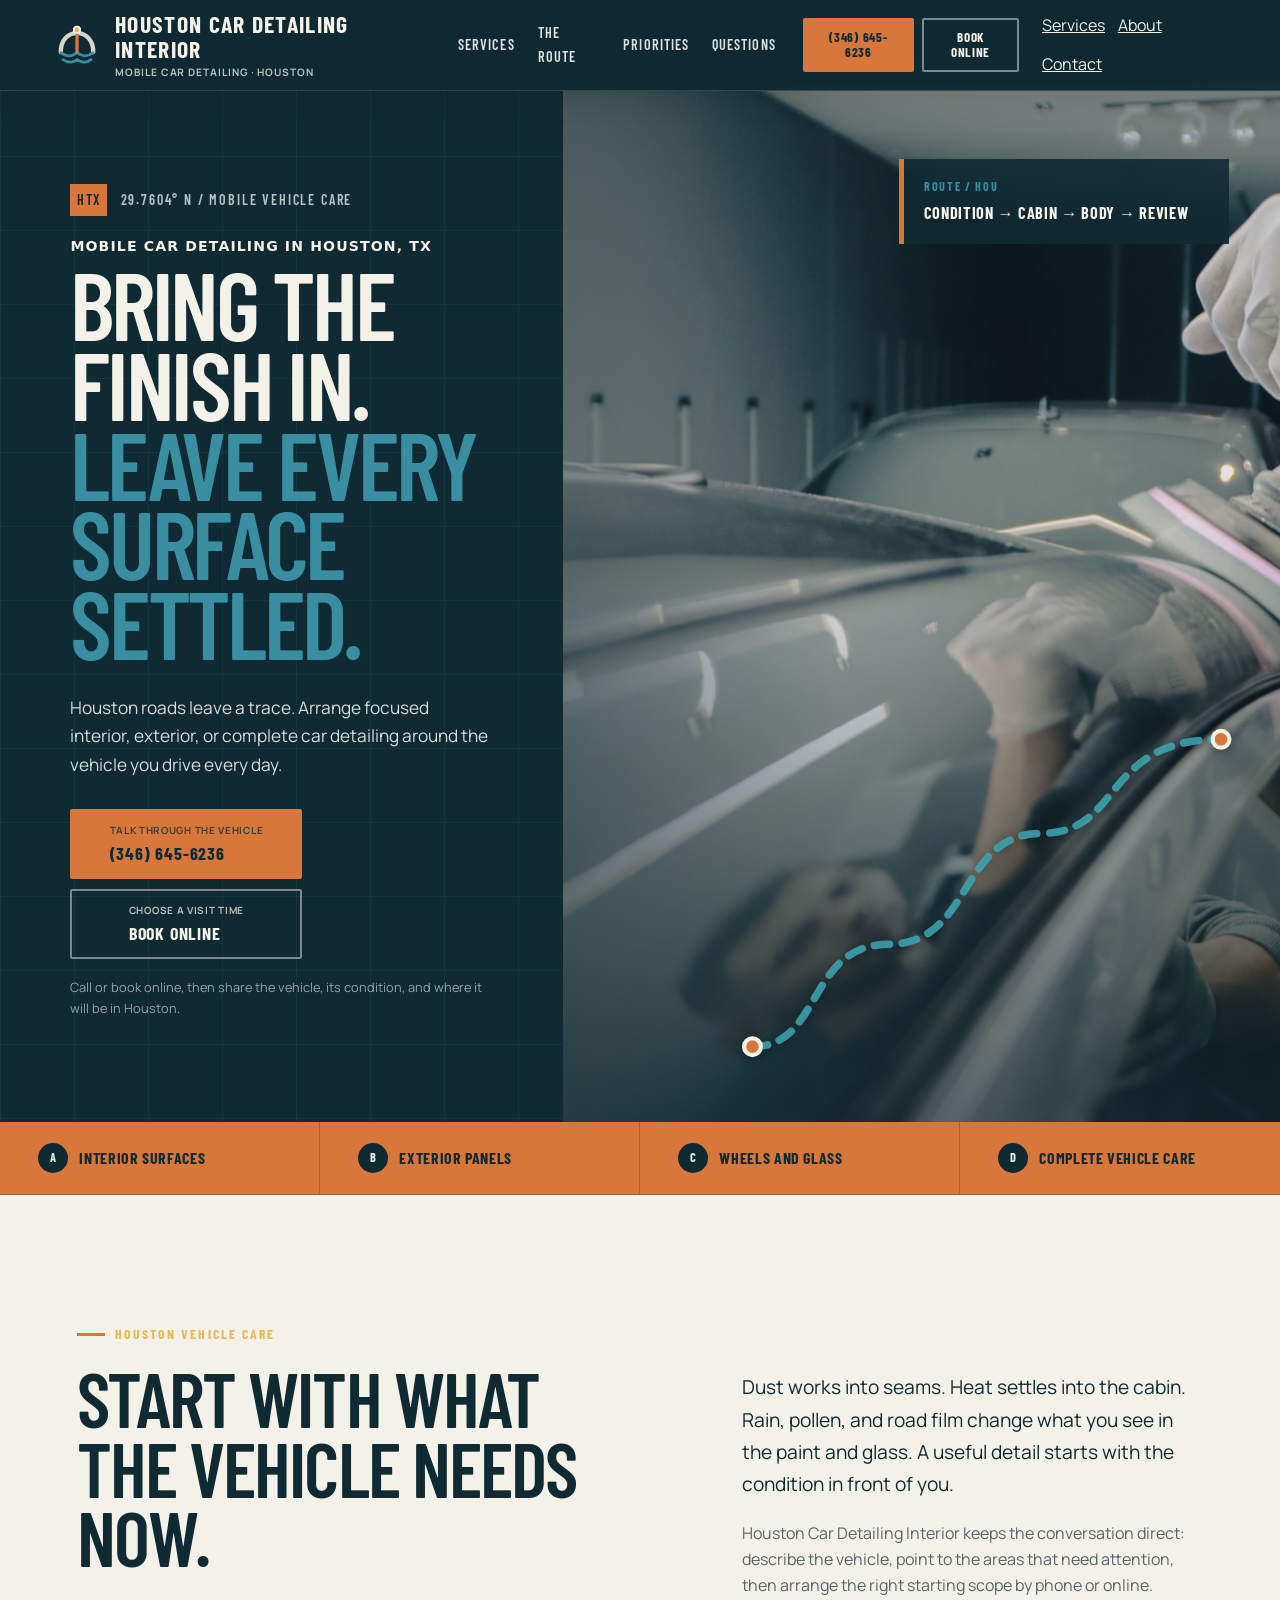
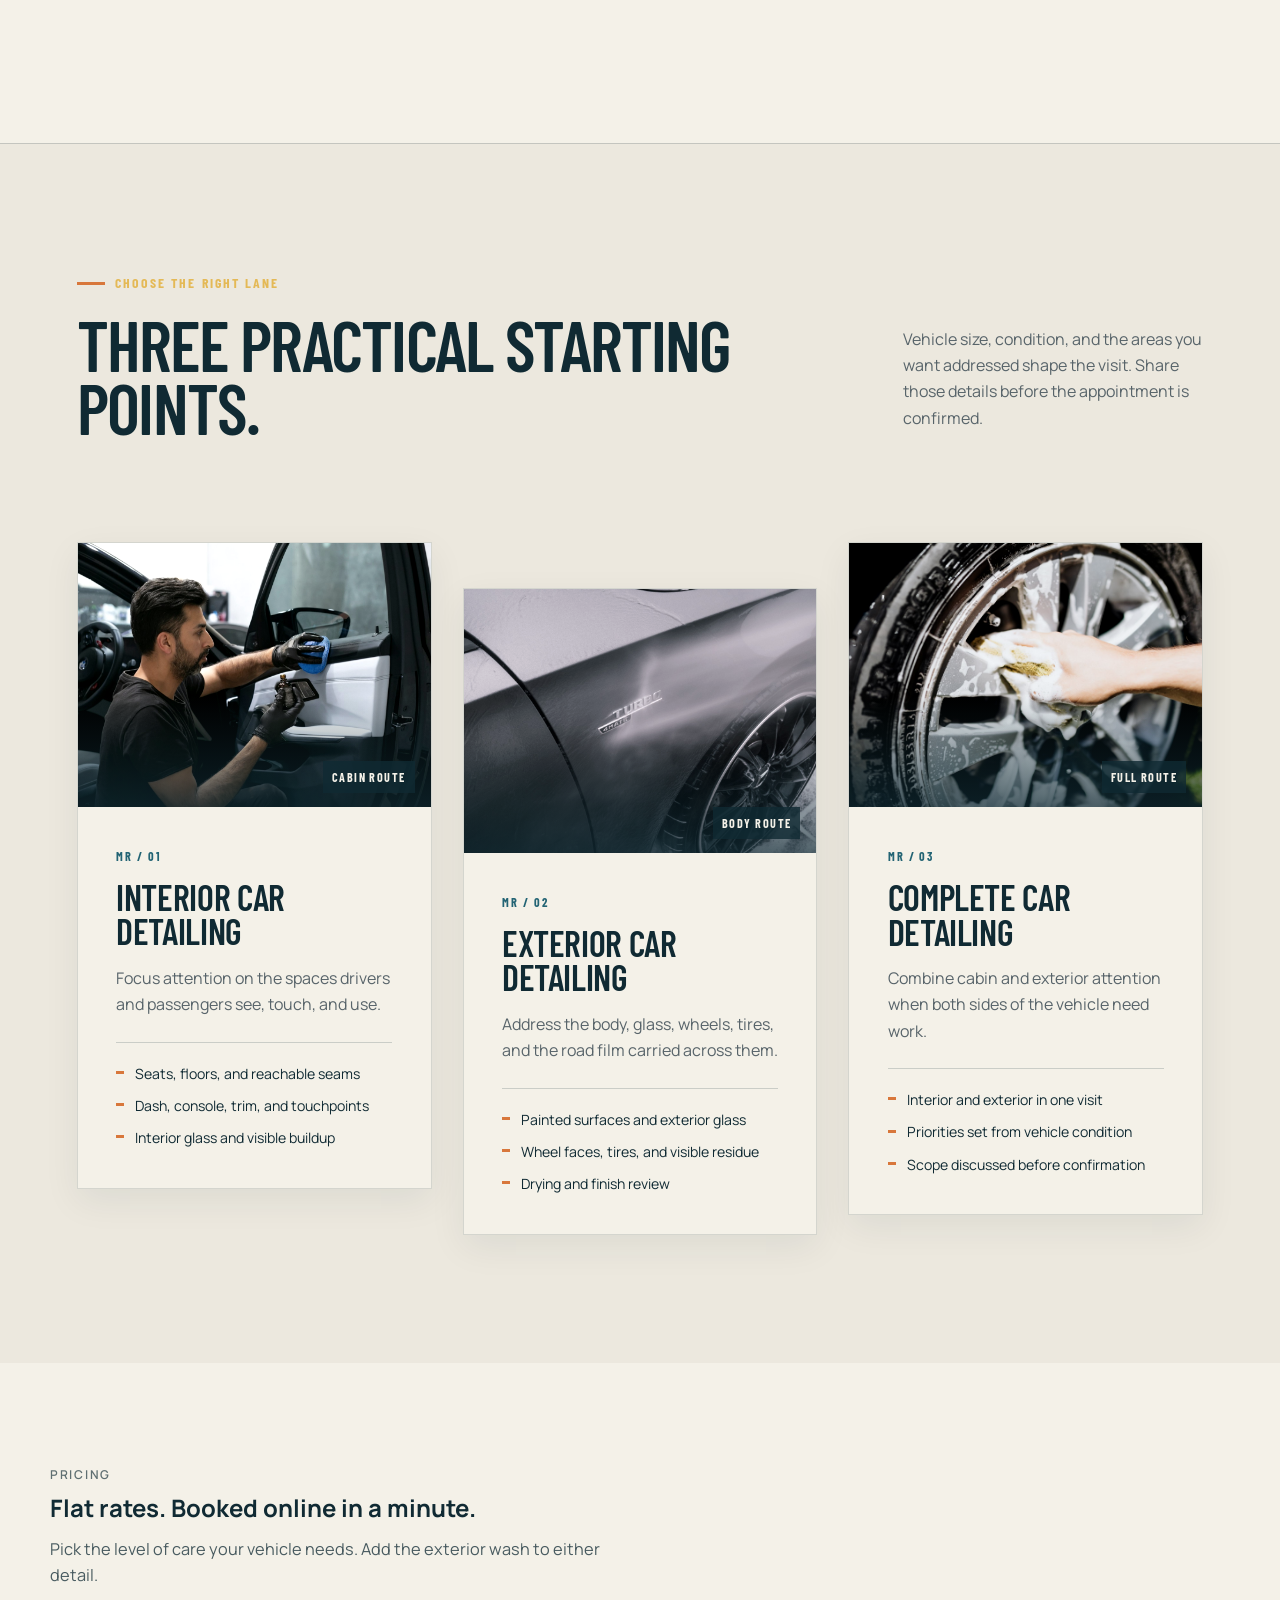
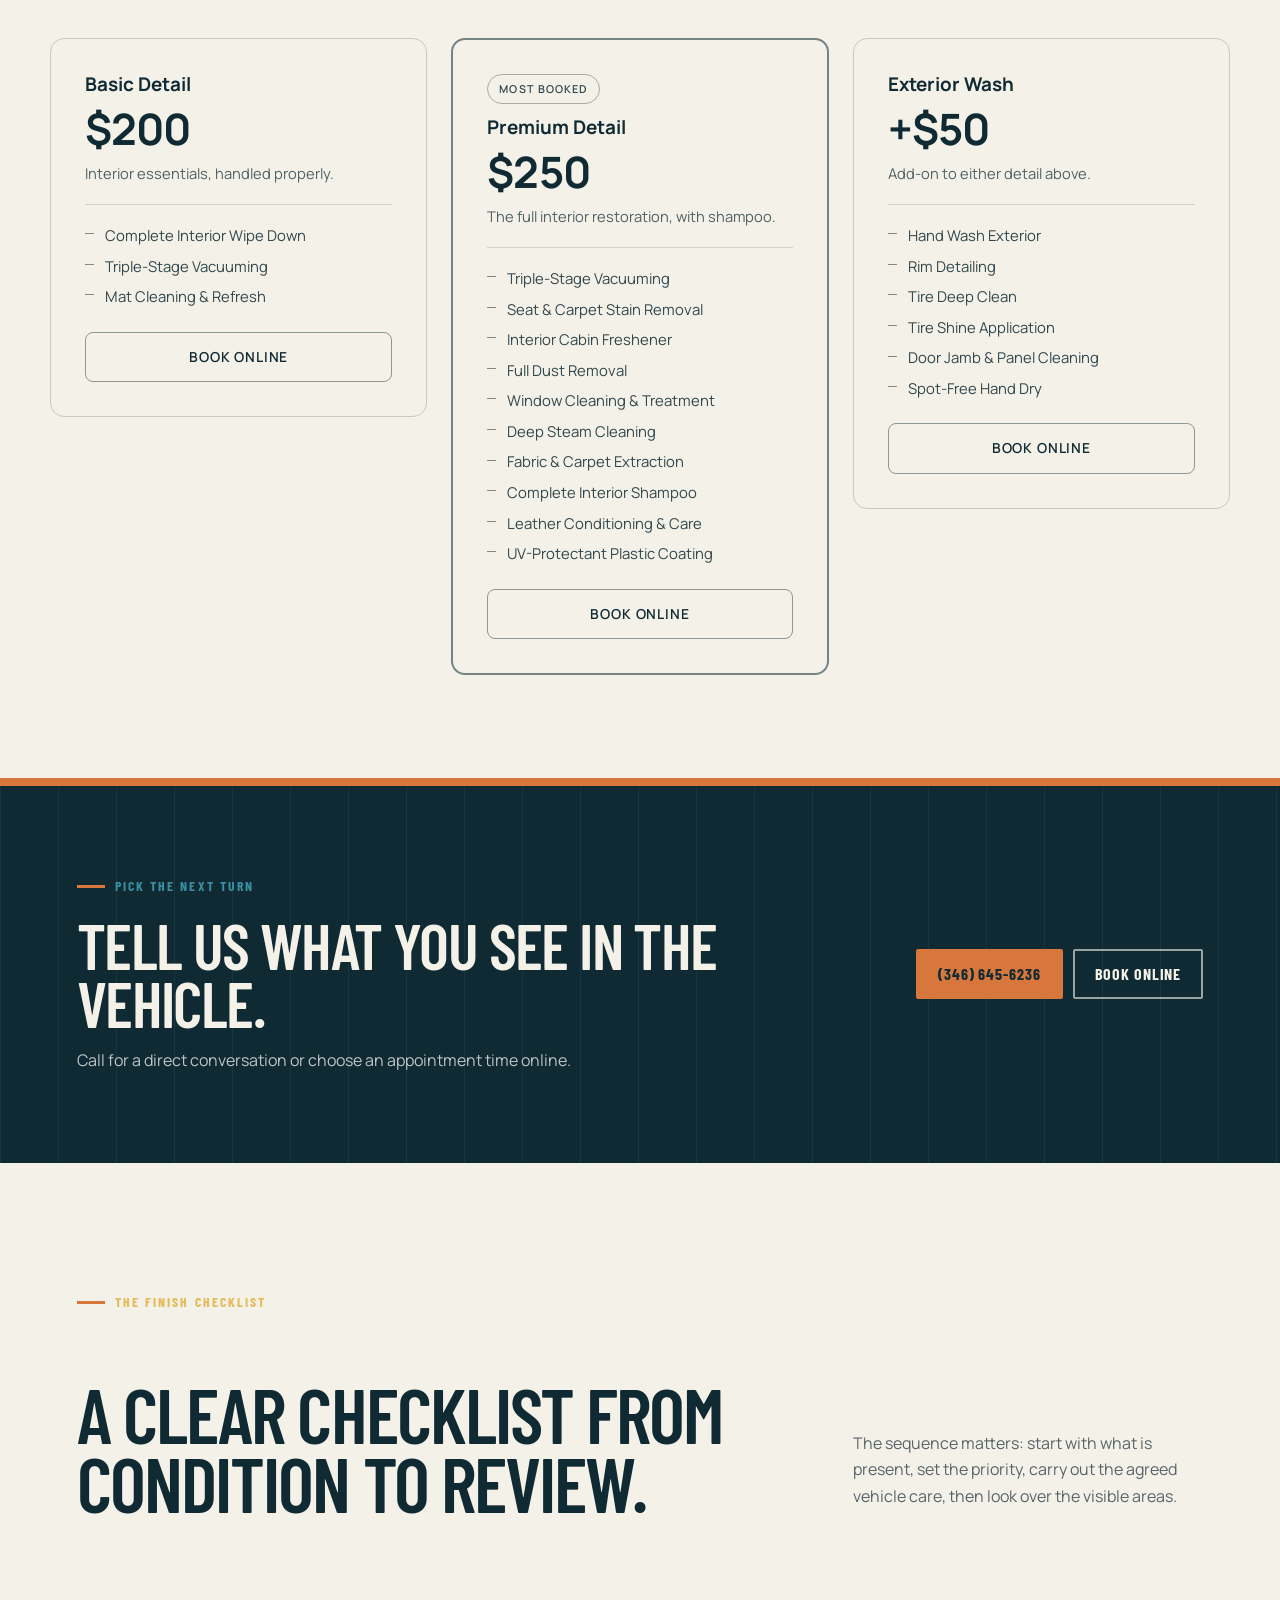
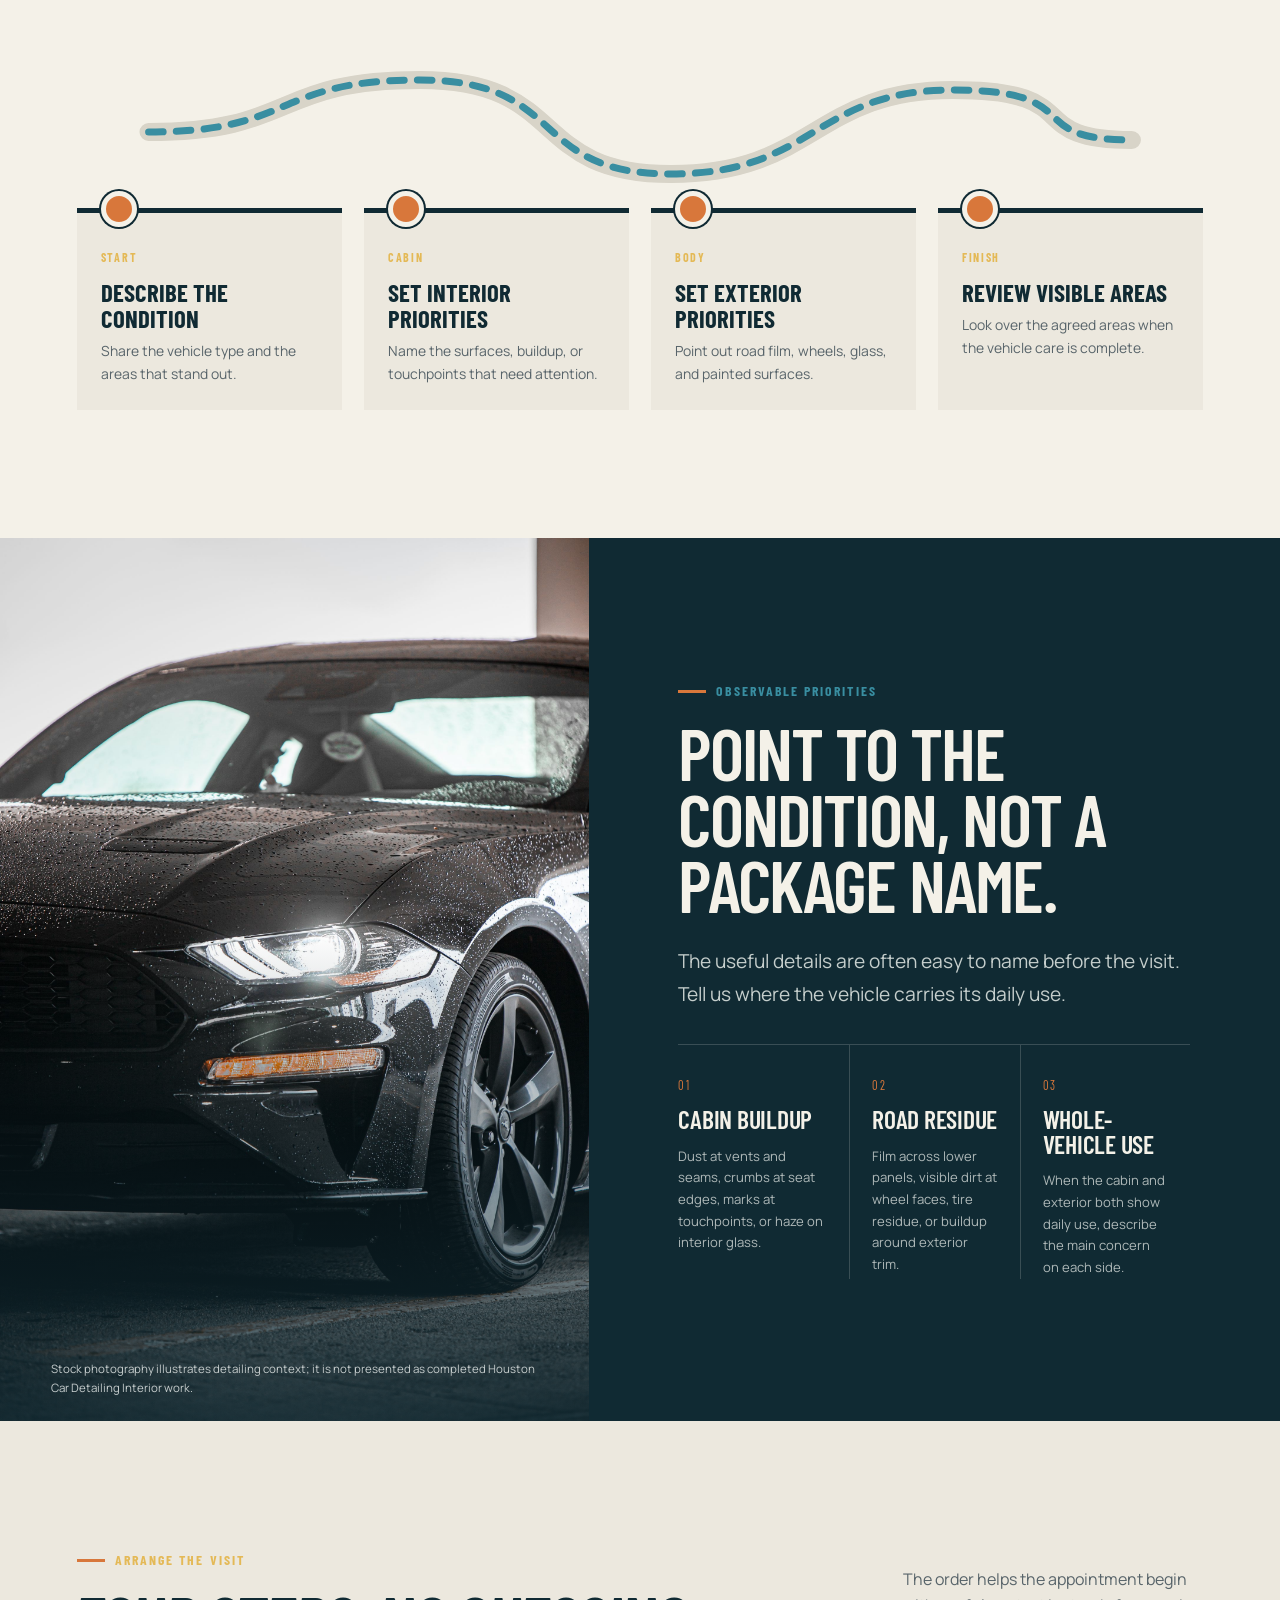
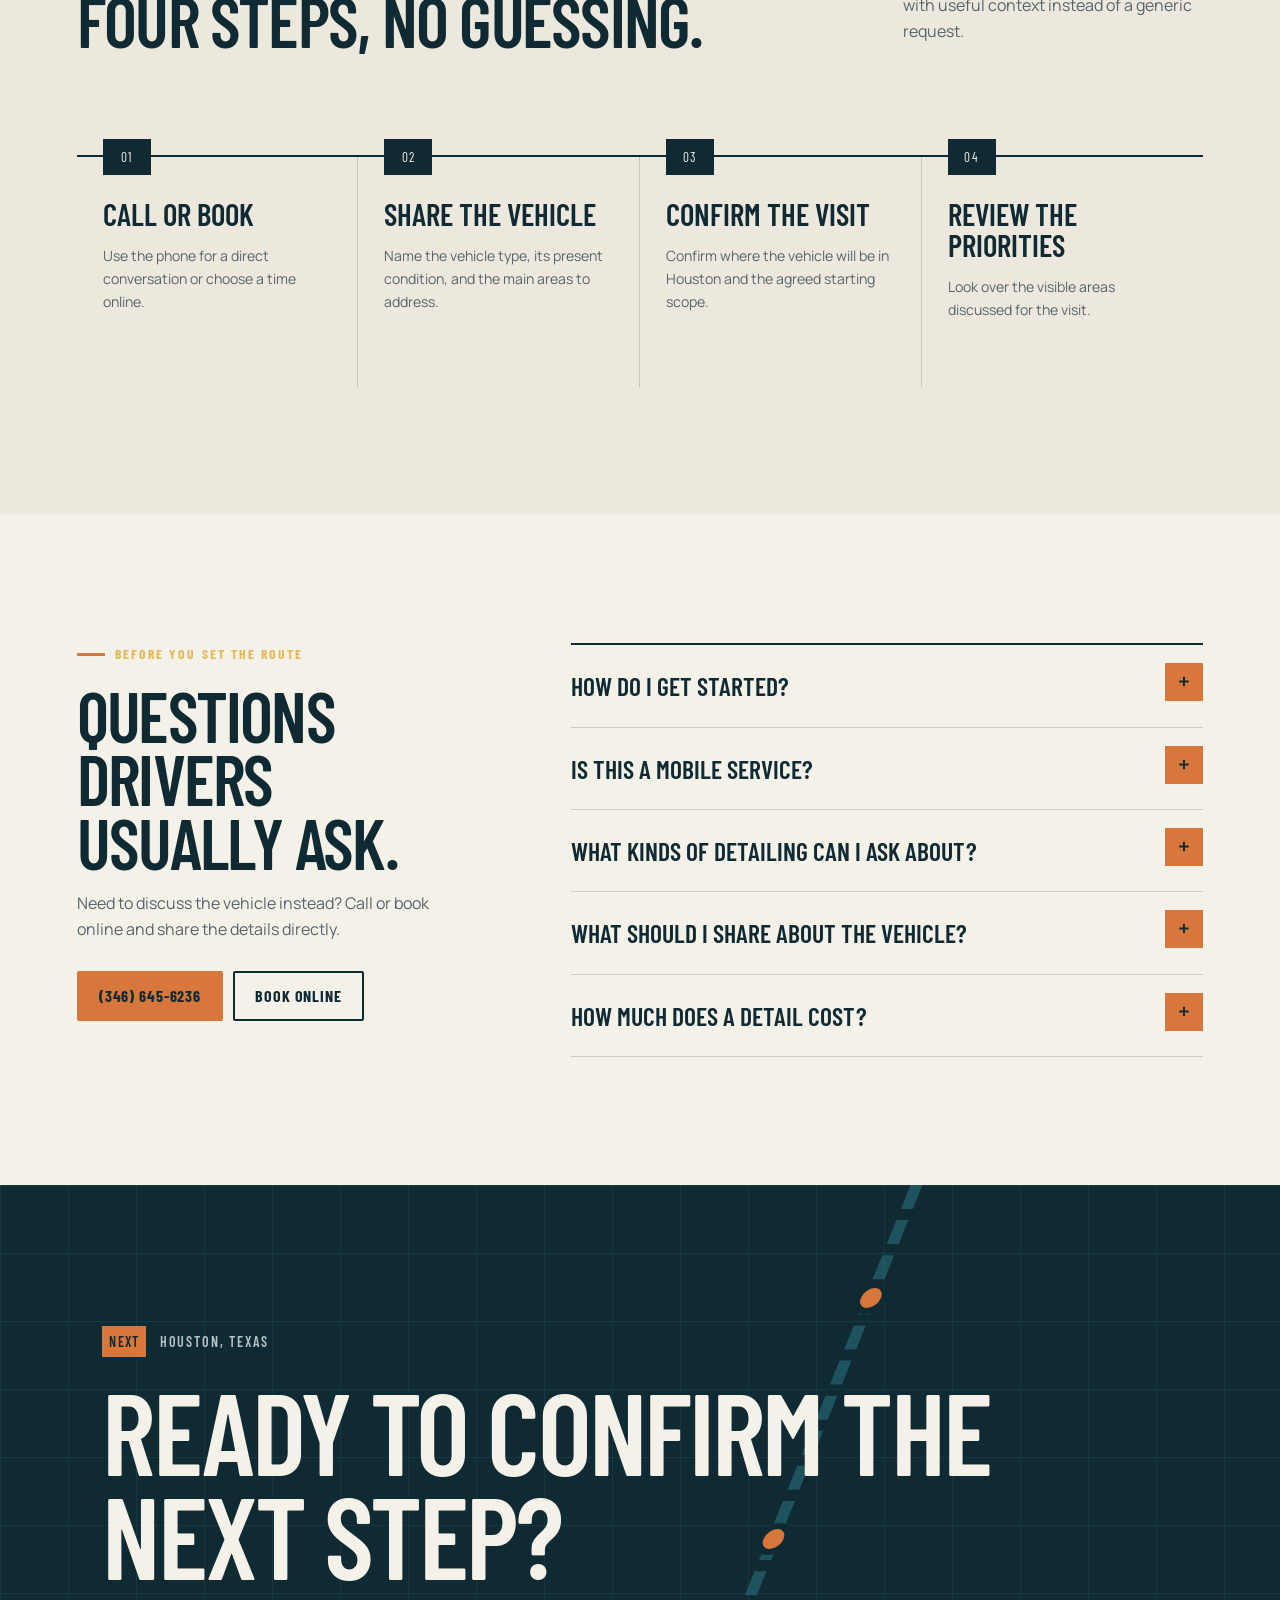
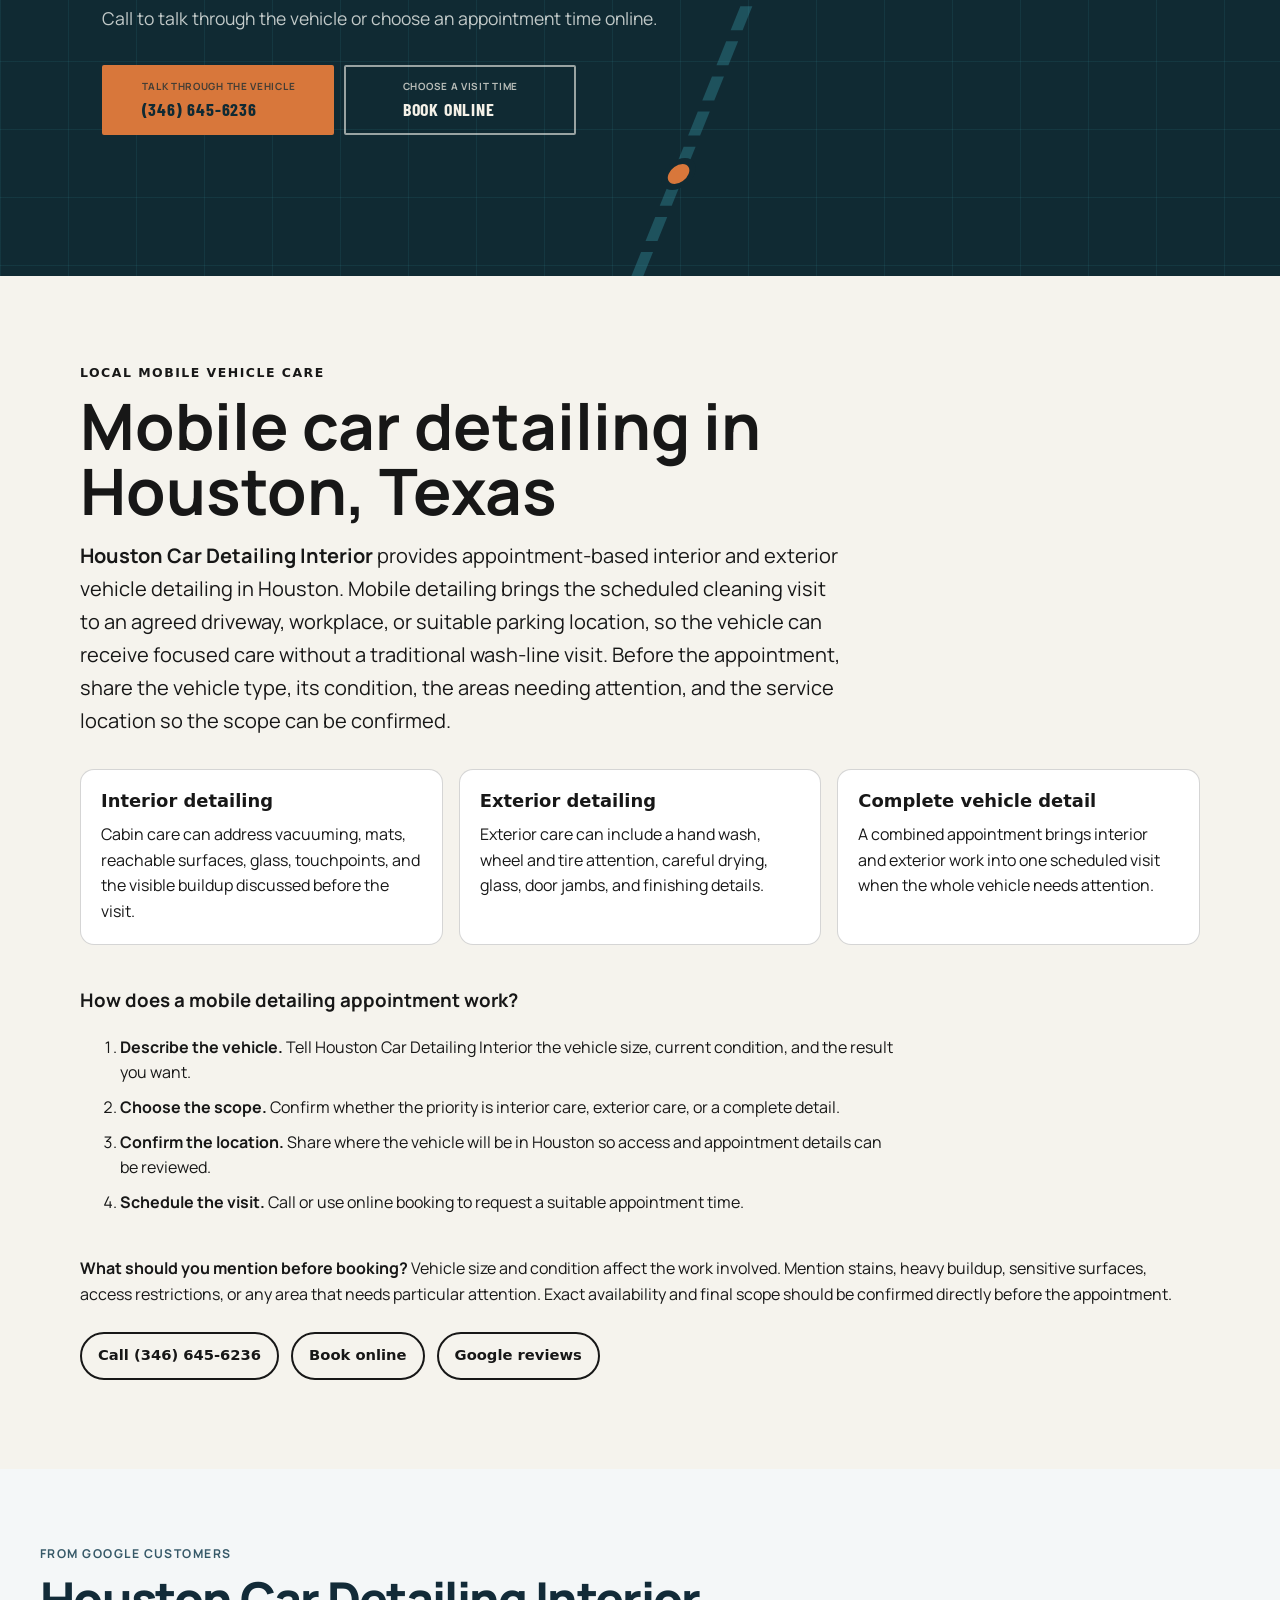
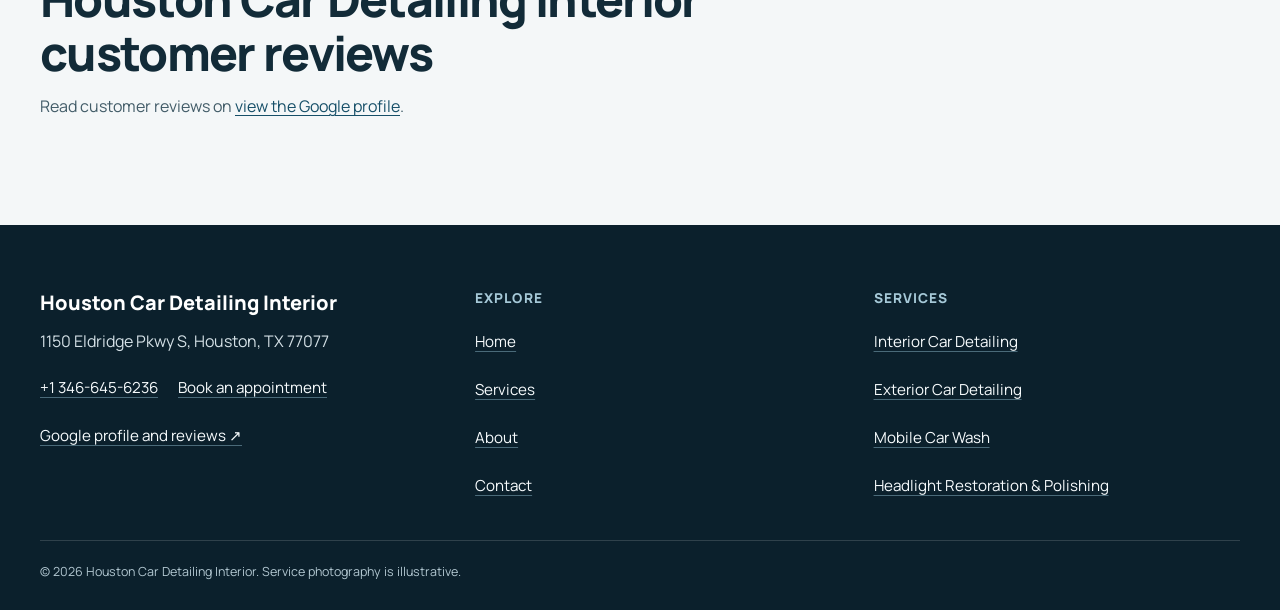
<file: index.html>
<!doctype html>
<html lang="en">
<head>
  <meta charset="utf-8">
  <meta name="viewport" content="width=device-width, initial-scale=1">
  <title>Mobile Car Detailing in Houston, TX | Houston Car Detailing Interior</title>
  <meta name="theme-color" content="#102332">
  <link rel="canonical" href="https://houstoncardetailinginterior.shop/">
  <link rel="icon" href="/assets/favicon.svg" type="image/svg+xml">
  <link rel="preconnect" href="https://fonts.googleapis.com">
  <link rel="preconnect" href="https://fonts.gstatic.com" crossorigin>
  <link href="https://fonts.googleapis.com/css2?family=Barlow+Condensed:wght@500;600;700&family=Manrope:wght@400;500;600;700&display=swap" rel="stylesheet">
  <link rel="preload" href="/assets/hero-route.jpg" as="image">
  <link rel="stylesheet" href="/styles.css">
  <script type="application/ld+json">
{
  "@context": "https://schema.org",
  "@type": "AutomotiveBusiness",
  "name": "Houston Car Detailing Interior",
  "url": "https://houstoncardetailinginterior.shop/",
  "telephone": "+1 346-645-6236",
  "address": {
    "@type": "PostalAddress",
    "streetAddress": "1150 Eldridge Pkwy S",
    "addressLocality": "Houston",
    "addressRegion": "TX",
    "postalCode": "77077",
    "addressCountry": "US"
  },
  "description": "Mobile car detailing in Houston, Texas with interior, exterior, and complete vehicle care appointments.",
  "areaServed": {
    "@type": "City",
    "name": "Houston",
    "containedInPlace": {
      "@type": "State",
      "name": "Texas"
    }
  },
  "hasOfferCatalog": {
    "@type": "OfferCatalog",
    "name": "Car detailing services",
    "itemListElement": [
      {
        "@type": "Offer",
        "itemOffered": {
          "@type": "Service",
          "name": "Interior car detailing"
        }
      },
      {
        "@type": "Offer",
        "itemOffered": {
          "@type": "Service",
          "name": "Exterior car detailing"
        }
      },
      {
        "@type": "Offer",
        "itemOffered": {
          "@type": "Service",
          "name": "Complete car detailing"
        }
      }
    ]
  },
  "priceRange": "$200-$250",
  "makesOffer": [
    {
      "@type": "Offer",
      "name": "Basic Detail",
      "price": "200",
      "priceCurrency": "USD",
      "availability": "https://schema.org/InStock",
      "itemOffered": {
        "@type": "Service",
        "name": "Basic Detail",
        "description": "Interior essentials: complete interior wipe down, triple-stage vacuuming, and mat cleaning and refresh."
      }
    },
    {
      "@type": "Offer",
      "name": "Premium Detail",
      "price": "250",
      "priceCurrency": "USD",
      "availability": "https://schema.org/InStock",
      "itemOffered": {
        "@type": "Service",
        "name": "Premium Detail",
        "description": "The full interior restoration, including complete interior shampoo, deep steam cleaning, fabric and carpet extraction, and leather conditioning."
      }
    },
    {
      "@type": "Offer",
      "name": "Exterior Wash",
      "price": "50",
      "priceCurrency": "USD",
      "availability": "https://schema.org/InStock",
      "itemOffered": {
        "@type": "Service",
        "name": "Exterior Wash",
        "description": "Add-on exterior wash: hand wash, rim detailing, tire deep clean and shine, door jamb cleaning, and spot-free hand dry."
      }
    }
  ],
  "@id": "https://houstoncardetailinginterior.shop/#business",
  "geo": {
    "@type": "GeoCoordinates",
    "latitude": 29.7672,
    "longitude": -95.6248907
  },
  "image": "https://houstoncardetailinginterior.shop/assets/hero-route.jpg",
  "sameAs": [
    "https://g.page/r/CVR5xFiy59eEEBM/review"
  ],
  "contactPoint": {
    "@type": "ContactPoint",
    "telephone": "+1 346-645-6236",
    "contactType": "customer service",
    "areaServed": "US-TX",
    "availableLanguage": "English"
  }
}
    </script>
<!-- SEO-GEO:START -->
  <meta name="description" content="Mobile car detailing in Houston, TX from Houston Car Detailing Interior, with interior cleaning, exterior hand washing, and complete details. Call or book online.">
  <meta name="robots" content="index, follow, max-image-preview:large, max-snippet:-1, max-video-preview:-1">
  <meta property="og:locale" content="en_US">
  <meta property="og:type" content="website">
  <meta property="og:site_name" content="Houston Car Detailing Interior">
  <meta property="og:title" content="Mobile Car Detailing in Houston, TX | Houston Car Detailing Interior">
  <meta property="og:description" content="Mobile car detailing in Houston, TX from Houston Car Detailing Interior, with interior cleaning, exterior hand washing, and complete details. Call or book online.">
  <meta property="og:url" content="https://houstoncardetailinginterior.shop/">
  <meta property="og:image" content="https://houstoncardetailinginterior.shop/assets/hero-route.jpg">
  <meta name="twitter:image" content="https://houstoncardetailinginterior.shop/assets/hero-route.jpg">
  <meta name="twitter:card" content="summary_large_image">
  <meta name="twitter:title" content="Mobile Car Detailing in Houston, TX | Houston Car Detailing Interior">
  <meta name="twitter:description" content="Mobile car detailing in Houston, TX from Houston Car Detailing Interior, with interior cleaning, exterior hand washing, and complete details. Call or book online.">
  <style id="seo-geo-styles">
    .seo-local-intent { display:block; margin:0 0 .55rem; font:700 clamp(.78rem,1.1vw,.95rem)/1.2 system-ui,sans-serif; letter-spacing:.08em; text-transform:uppercase; }
    .seo-geo-section { background:#f5f3ed; color:#171717; padding:clamp(3.5rem,7vw,6.5rem) clamp(1.25rem,5vw,5rem); }
    .seo-geo-inner { width:min(1120px,100%); margin:0 auto; }
    .seo-geo-kicker { margin:0 0 .75rem; font:700 .78rem/1.2 system-ui,sans-serif; letter-spacing:.12em; text-transform:uppercase; }
    .seo-geo-section h2 { max-width:22ch; margin:0 0 1rem; color:inherit; font-size:clamp(2rem,5vw,4rem); line-height:1.02; }
    .seo-geo-answer { max-width:760px; margin:0 0 2rem; font-size:clamp(1.05rem,2vw,1.25rem); line-height:1.65; }
    .seo-geo-grid { display:grid; grid-template-columns:repeat(3,minmax(0,1fr)); gap:1rem; margin:2rem 0; }
    .seo-geo-card { border:1px solid rgba(23,23,23,.18); border-radius:14px; padding:1.25rem; background:#fff; }
    .seo-geo-card h3 { margin:0 0 .6rem; color:inherit; font:700 1.12rem/1.25 system-ui,sans-serif; }
    .seo-geo-card p { margin:0; line-height:1.6; }
    .seo-geo-steps { max-width:820px; margin:2.5rem 0; }
    .seo-geo-steps li { margin:.65rem 0; line-height:1.55; }
    .seo-geo-actions { display:flex; flex-wrap:wrap; gap:.75rem; margin-top:1.5rem; }
    .seo-geo-action { display:inline-flex; align-items:center; min-height:48px; padding:.75rem 1rem; border:2px solid currentColor; border-radius:999px; color:inherit; font:700 .92rem/1 system-ui,sans-serif; text-decoration:none; }
    @media (max-width:760px) { .seo-geo-grid { grid-template-columns:1fr; } }
  </style>
<!-- SEO-GEO:END -->
  <script id="seo-geo-entity-schema" type="application/ld+json">
{
  "@context": "https://schema.org",
  "@graph": [
    {
      "@type": "WebSite",
      "@id": "https://houstoncardetailinginterior.shop/#website",
      "url": "https://houstoncardetailinginterior.shop/",
      "name": "Houston Car Detailing Interior",
      "inLanguage": "en-US",
      "publisher": {
        "@id": "https://houstoncardetailinginterior.shop/#business"
      }
    },
    {
      "@type": "Service",
      "@id": "https://houstoncardetailinginterior.shop/#mobile-car-detailing",
      "name": "Mobile Car Detailing in Houston, Texas",
      "serviceType": "Mobile car detailing",
      "provider": {
        "@id": "https://houstoncardetailinginterior.shop/#business"
      },
      "areaServed": {
        "@type": "City",
        "name": "Houston",
        "containedInPlace": {
          "@type": "State",
          "name": "Texas"
        }
      },
      "url": "https://houstoncardetailinginterior.shop/#services"
    }
  ]
}
  </script>
<style id="SEO-NEXT-NAV-CSS">.seo-next-nav{display:flex;gap:.8rem;flex-wrap:wrap}.seo-next-footer-nav{padding:1rem}.seo-next-footer-nav a{color:inherit}</style><link rel="stylesheet" href="/portfolio-components.css">
</head>
<body>
  <a class="skip-link" href="#main">Skip to content</a>

  <header class="site-header" data-header>
    <a class="brand" href="#top" aria-label="Houston Car Detailing Interior home">
      <img src="/assets/logo.svg" width="52" height="52" alt="">
      <span class="brand-words">
        <strong>Houston Car Detailing Interior</strong>
        <small>Mobile Car Detailing · Houston</small>
      </span>
    </a>

    <button class="menu-toggle" type="button" aria-expanded="false" aria-controls="site-nav">
      <span class="sr-only">Open menu</span>
      <i></i><i></i><i></i>
    </button>

    <nav class="site-nav" id="site-nav" aria-label="Primary navigation">
      <a href="#services">Services</a>
      <a href="#route">The route</a>
      <a href="#priorities">Priorities</a>
      <a href="#questions">Questions</a>
      <div class="nav-actions">
        <a class="button button-call button-small" href="tel:+13466456236">(346) 645-6236</a>
        <a class="button button-book button-small" href="/scheduling">Book online</a>
      </div>
    <!-- SEO-NEXT-NAV:START --><div class="seo-next-nav" aria-label="Expanded site pages"><a href="/services/">Services</a><a href="/about/">About</a><a href="/contact/">Contact</a></div><!-- SEO-NEXT-NAV:END --></nav>
  </header>

  <main id="main">
    <section class="hero" id="top">
      <div class="hero-copy">
        <p class="coordinate"><span>HTX</span> 29.7604° N / Mobile vehicle care</p>
        <h1><span class="seo-local-intent" data-seo-local-intent>Mobile Car Detailing in Houston, TX</span>Bring the finish in. <em>Leave every surface settled.</em></h1>
        <p class="hero-lede">Houston roads leave a trace. Arrange focused interior, exterior, or complete car detailing around the vehicle you drive every day.</p>
        <div class="action-pair hero-actions">
          <a class="button button-call button-large" href="tel:+13466456236">
            <span>Talk through the vehicle</span>
            <strong>(346) 645-6236</strong>
          </a>
          <a class="button button-book button-large" href="/scheduling">
            <span>Choose a visit time</span>
            <strong>Book online</strong>
          </a>
        </div>
        <p class="microcopy">Call or book online, then share the vehicle, its condition, and where it will be in Houston.</p>
      </div>

      <div class="hero-image" role="img" aria-label="A polished vehicle panel under inspection light">
        <div class="hero-image-scrim"></div>
        <div class="hero-map-card" aria-hidden="true">
          <span>ROUTE / HOU</span>
          <strong>Condition → Cabin → Body → Review</strong>
        </div>
        <svg class="hero-route-line" viewBox="0 0 700 560" aria-hidden="true">
          <path d="M72 470 C156 470 136 348 235 348 S318 216 416 216 S487 104 630 104"/>
          <circle cx="72" cy="470" r="10"/>
          <circle cx="630" cy="104" r="10"/>
        </svg>
      </div>
    </section>

    <section class="road-strip" aria-label="Service focus">
      <p><span>A</span> Interior surfaces</p>
      <p><span>B</span> Exterior panels</p>
      <p><span>C</span> Wheels and glass</p>
      <p><span>D</span> Complete vehicle care</p>
    </section>

    <section class="section intro" aria-labelledby="intro-title">
      <div class="section-label">Houston vehicle care</div>
      <div class="intro-grid">
        <h2 id="intro-title">Start with what the vehicle needs now.</h2>
        <div class="intro-copy">
          <p class="lead">Dust works into seams. Heat settles into the cabin. Rain, pollen, and road film change what you see in the paint and glass. A useful detail starts with the condition in front of you.</p>
          <p>Houston Car Detailing Interior keeps the conversation direct: describe the vehicle, point to the areas that need attention, then arrange the right starting scope by phone or online.</p>
        </div>
      </div>
    </section>

    <section class="section services" id="services" aria-labelledby="services-title">
      <div class="section-heading">
        <div>
          <p class="section-kicker">Choose the right lane</p>
          <h2 id="services-title">Three practical starting points.</h2>
        </div>
        <p>Vehicle size, condition, and the areas you want addressed shape the visit. Share those details before the appointment is confirmed.</p>
      </div>

      <div class="service-grid">
        <article class="service-card">
          <div class="service-photo">
            <img src="/assets/service-interior.jpg" alt="A vehicle interior receiving careful surface cleaning" loading="lazy" width="1600" height="900">
            <span>Cabin route</span>
          </div>
          <div class="service-content">
            <p class="service-code">MR / 01</p>
            <h3>Interior car detailing</h3>
            <p>Focus attention on the spaces drivers and passengers see, touch, and use.</p>
            <ul>
              <li>Seats, floors, and reachable seams</li>
              <li>Dash, console, trim, and touchpoints</li>
              <li>Interior glass and visible buildup</li>
            </ul>
          </div>
        </article>

        <article class="service-card service-card-offset">
          <div class="service-photo">
            <img src="/assets/service-foam.jpg" alt="A dark car covered with wash foam" loading="lazy" width="2200" height="3300">
            <span>Body route</span>
          </div>
          <div class="service-content">
            <p class="service-code">MR / 02</p>
            <h3>Exterior car detailing</h3>
            <p>Address the body, glass, wheels, tires, and the road film carried across them.</p>
            <ul>
              <li>Painted surfaces and exterior glass</li>
              <li>Wheel faces, tires, and visible residue</li>
              <li>Drying and finish review</li>
            </ul>
          </div>
        </article>

        <article class="service-card">
          <div class="service-photo">
            <img src="/assets/service-wheel.jpg" alt="A vehicle wheel covered with cleaning foam" loading="lazy" width="1800" height="1200">
            <span>Full route</span>
          </div>
          <div class="service-content">
            <p class="service-code">MR / 03</p>
            <h3>Complete car detailing</h3>
            <p>Combine cabin and exterior attention when both sides of the vehicle need work.</p>
            <ul>
              <li>Interior and exterior in one visit</li>
              <li>Priorities set from vehicle condition</li>
              <li>Scope discussed before confirmation</li>
            </ul>
          </div>
        </article>
      </div>
    </section>

    <section class="rates" id="pricing" aria-labelledby="pricing-title">
      <div class="rates-shell">
        <div class="rates-head">
          <p class="rates-eyebrow">Pricing</p>
          <h2 id="pricing-title">Flat rates. Booked online in a minute.</h2>
          <p class="rates-intro">Pick the level of care your vehicle needs. Add the exterior wash to either detail.</p>
        </div>

        <div class="rate-grid">
          <article class="rate-card">
            <h3>Basic Detail</h3>
            <p class="rate-figure">$200</p>
            <p class="rate-note">Interior essentials, handled properly.</p>
            <ul class="rate-list">
              <li>Complete Interior Wipe Down</li>
              <li>Triple-Stage Vacuuming</li>
              <li>Mat Cleaning &amp; Refresh</li>
            </ul>
            <a class="rate-cta" href="/scheduling" target="_blank" rel="noopener">Book Online</a>
          </article>
          <article class="rate-card rate-card-featured">
            <span class="rate-badge">Most booked</span>
            <h3>Premium Detail</h3>
            <p class="rate-figure">$250</p>
            <p class="rate-note">The full interior restoration, with shampoo.</p>
            <ul class="rate-list">
              <li>Triple-Stage Vacuuming</li>
              <li>Seat &amp; Carpet Stain Removal</li>
              <li>Interior Cabin Freshener</li>
              <li>Full Dust Removal</li>
              <li>Window Cleaning &amp; Treatment</li>
              <li>Deep Steam Cleaning</li>
              <li>Fabric &amp; Carpet Extraction</li>
              <li>Complete Interior Shampoo</li>
              <li>Leather Conditioning &amp; Care</li>
              <li>UV-Protectant Plastic Coating</li>
            </ul>
            <a class="rate-cta" href="/scheduling" target="_blank" rel="noopener">Book Online</a>
          </article>
          <article class="rate-card">
            <h3>Exterior Wash</h3>
            <p class="rate-figure">+$50</p>
            <p class="rate-note">Add-on to either detail above.</p>
            <ul class="rate-list">
              <li>Hand Wash Exterior</li>
              <li>Rim Detailing</li>
              <li>Tire Deep Clean</li>
              <li>Tire Shine Application</li>
              <li>Door Jamb &amp; Panel Cleaning</li>
              <li>Spot-Free Hand Dry</li>
            </ul>
            <a class="rate-cta" href="/scheduling" target="_blank" rel="noopener">Book Online</a>
          </article>
        </div>
      </div>
    </section>


    <section class="route-callout" aria-label="Contact Houston Car Detailing Interior">
      <div>
        <p class="section-kicker">Pick the next turn</p>
        <h2>Tell us what you see in the vehicle.</h2>
        <p>Call for a direct conversation or choose an appointment time online.</p>
      </div>
      <div class="action-pair">
        <a class="button button-call" href="tel:+13466456236">(346) 645-6236</a>
        <a class="button button-book button-book-light" href="/scheduling">Book online</a>
      </div>
    </section>

    <section class="section route-section" id="route" aria-labelledby="route-title">
      <div class="route-intro">
        <p class="section-kicker">The finish checklist</p>
        <h2 id="route-title">A clear checklist from condition to review.</h2>
        <p>The sequence matters: start with what is present, set the priority, carry out the agreed vehicle care, then look over the visible areas.</p>
      </div>

      <div class="route-map">
        <svg viewBox="0 0 1100 190" preserveAspectRatio="none" aria-hidden="true">
          <path class="route-base" d="M70 100 C215 100 190 48 335 48 S440 142 580 142 S720 58 855 58 S920 108 1030 108"/>
          <path class="route-progress" d="M70 100 C215 100 190 48 335 48 S440 142 580 142 S720 58 855 58 S920 108 1030 108"/>
        </svg>
        <ol class="waypoints">
          <li>
            <span>Start</span>
            <strong>Describe the condition</strong>
            <p>Share the vehicle type and the areas that stand out.</p>
          </li>
          <li>
            <span>Cabin</span>
            <strong>Set interior priorities</strong>
            <p>Name the surfaces, buildup, or touchpoints that need attention.</p>
          </li>
          <li>
            <span>Body</span>
            <strong>Set exterior priorities</strong>
            <p>Point out road film, wheels, glass, and painted surfaces.</p>
          </li>
          <li>
            <span>Finish</span>
            <strong>Review visible areas</strong>
            <p>Look over the agreed areas when the vehicle care is complete.</p>
          </li>
        </ol>
      </div>
    </section>

    <section class="priorities" id="priorities" aria-labelledby="priorities-title">
      <div class="priority-image">
        <img src="/assets/detail-wet-paint.jpg" alt="Water droplets reflecting light on dark vehicle paint" loading="lazy" width="2000" height="3000">
        <p>Stock photography illustrates detailing context; it is not presented as completed Houston Car Detailing Interior work.</p>
      </div>
      <div class="priority-copy">
        <p class="section-kicker">Observable priorities</p>
        <h2 id="priorities-title">Point to the condition, not a package name.</h2>
        <p class="lead">The useful details are often easy to name before the visit. Tell us where the vehicle carries its daily use.</p>
        <div class="priority-list">
          <article>
            <span>01</span>
            <h3>Cabin buildup</h3>
            <p>Dust at vents and seams, crumbs at seat edges, marks at touchpoints, or haze on interior glass.</p>
          </article>
          <article>
            <span>02</span>
            <h3>Road residue</h3>
            <p>Film across lower panels, visible dirt at wheel faces, tire residue, or buildup around exterior trim.</p>
          </article>
          <article>
            <span>03</span>
            <h3>Whole-vehicle use</h3>
            <p>When the cabin and exterior both show daily use, describe the main concern on each side.</p>
          </article>
        </div>
      </div>
    </section>

    <section class="section process" aria-labelledby="process-title">
      <div class="section-heading">
        <div>
          <p class="section-kicker">Arrange the visit</p>
          <h2 id="process-title">Four steps, no guessing.</h2>
        </div>
        <p>The order helps the appointment begin with useful context instead of a generic request.</p>
      </div>
      <ol class="process-grid">
        <li><span>Call or book</span><p>Use the phone for a direct conversation or choose a time online.</p></li>
        <li><span>Share the vehicle</span><p>Name the vehicle type, its present condition, and the main areas to address.</p></li>
        <li><span>Confirm the visit</span><p>Confirm where the vehicle will be in Houston and the agreed starting scope.</p></li>
        <li><span>Review the priorities</span><p>Look over the visible areas discussed for the visit.</p></li>
      </ol>
    </section>

    <section class="section questions" id="questions" aria-labelledby="questions-title">
      <div class="questions-intro">
        <p class="section-kicker">Before you set the route</p>
        <h2 id="questions-title">Questions drivers usually ask.</h2>
        <p>Need to discuss the vehicle instead? Call or book online and share the details directly.</p>
        <div class="action-pair questions-actions">
          <a class="button button-call" href="tel:+13466456236">(346) 645-6236</a>
          <a class="button button-book button-book-dark" href="/scheduling">Book online</a>
        </div>
      </div>
      <div class="faq-list">
        <details>
          <summary>How do I get started?</summary>
          <p>Call (346) 645-6236 or book online. Share the vehicle type, its condition, the areas that need attention, and where it will be in Houston.</p>
        </details>
        <details>
          <summary>Is this a mobile service?</summary>
          <p>Yes. Houston Car Detailing Interior is built around mobile car detailing in Houston. Confirm the location and visit details when you call or book.</p>
        </details>
        <details>
          <summary>What kinds of detailing can I ask about?</summary>
          <p>Start with interior, exterior, or complete car detailing. The vehicle size, condition, and visible priorities help shape the scope.</p>
        </details>
        <details>
          <summary>What should I share about the vehicle?</summary>
          <p>Share the vehicle type, what you can see now, any areas that need focused attention, and where the vehicle will be for the visit.</p>
        </details>
        <details>
          <summary>How much does a detail cost?</summary>
          <p>The Basic Detail is $200 and covers interior essentials. The Premium Detail is $250 and includes a complete interior shampoo. An Exterior Wash can be added to either for $50. Vehicle size and condition can affect the final scope, so confirm the details when you call or book.</p>
        </details>
      </div>
    </section>

    <section class="final-cta" id="contact">
      <div class="final-route-mark" aria-hidden="true">
        <span></span><span></span><span></span>
      </div>
      <p class="coordinate"><span>NEXT</span> Houston, Texas</p>
      <h2>Ready to confirm the next step?</h2>
      <p>Call to talk through the vehicle or choose an appointment time online.</p>
      <div class="action-pair final-actions">
        <a class="button button-call button-large" href="tel:+13466456236">
          <span>Talk through the vehicle</span>
          <strong>(346) 645-6236</strong>
        </a>
        <a class="button button-book button-book-light button-large" href="/scheduling">
          <span>Choose a visit time</span>
          <strong>Book online</strong>
        </a>
      </div>
    </section>
  <!-- SEO-GEO-LOCAL:START -->
    <section class="seo-geo-section" id="local-detailing" aria-labelledby="local-detailing-title">
      <div class="seo-geo-inner">
        <p class="seo-geo-kicker">Local mobile vehicle care</p>
        <h2 id="local-detailing-title">Mobile car detailing in Houston, Texas</h2>
        <p class="seo-geo-answer"><strong>Houston Car Detailing Interior</strong> provides appointment-based interior and exterior vehicle detailing in Houston. Mobile detailing brings the scheduled cleaning visit to an agreed driveway, workplace, or suitable parking location, so the vehicle can receive focused care without a traditional wash-line visit. Before the appointment, share the vehicle type, its condition, the areas needing attention, and the service location so the scope can be confirmed.</p>

        <div class="seo-geo-grid" aria-label="Available detailing options">
          <article class="seo-geo-card">
            <h3>Interior detailing</h3>
            <p>Cabin care can address vacuuming, mats, reachable surfaces, glass, touchpoints, and the visible buildup discussed before the visit.</p>
          </article>
          <article class="seo-geo-card">
            <h3>Exterior detailing</h3>
            <p>Exterior care can include a hand wash, wheel and tire attention, careful drying, glass, door jambs, and finishing details.</p>
          </article>
          <article class="seo-geo-card">
            <h3>Complete vehicle detail</h3>
            <p>A combined appointment brings interior and exterior work into one scheduled visit when the whole vehicle needs attention.</p>
          </article>
        </div>

        <div class="seo-geo-steps">
          <h3>How does a mobile detailing appointment work?</h3>
          <ol>
            <li><strong>Describe the vehicle.</strong> Tell Houston Car Detailing Interior the vehicle size, current condition, and the result you want.</li>
            <li><strong>Choose the scope.</strong> Confirm whether the priority is interior care, exterior care, or a complete detail.</li>
            <li><strong>Confirm the location.</strong> Share where the vehicle will be in Houston so access and appointment details can be reviewed.</li>
            <li><strong>Schedule the visit.</strong> Call or use online booking to request a suitable appointment time.</li>
          </ol>
        </div>

        <p><strong>What should you mention before booking?</strong> Vehicle size and condition affect the work involved. Mention stains, heavy buildup, sensitive surfaces, access restrictions, or any area that needs particular attention. Exact availability and final scope should be confirmed directly before the appointment.</p>
        <div class="seo-geo-actions">
          <a class="seo-geo-action" href="tel:+13466456236">Call (346) 645-6236</a>
          <a class="seo-geo-action" href="/scheduling" target="_blank" rel="noopener">Book online</a>
          <a class="seo-geo-action" href="https://g.page/r/CVR5xFiy59eEEBM/review" target="_blank" rel="noopener">Google reviews</a>
        </div>
      </div>
    </section>
<!-- SEO-GEO-LOCAL:END -->
  <!-- PORTFOLIO-REVIEWS:START --><section class="portfolio-reviews" aria-labelledby="portfolio-reviews-title"><div class="portfolio-reviews__heading"><div><p class="portfolio-reviews__kicker">From Google customers</p><h2 id="portfolio-reviews-title">Houston Car Detailing Interior customer reviews</h2><p class="portfolio-reviews__intro">Read customer reviews on <a href="https://www.google.com/maps?cid=9572374286178744660" target="_blank" rel="noopener noreferrer">view the Google profile</a>.</p></div></div></section><!-- PORTFOLIO-REVIEWS:END -->
</main>

  <footer class="portfolio-footer"><div class="portfolio-footer__grid"><div><strong class="portfolio-footer__name">Houston Car Detailing Interior</strong><address>1150 Eldridge Pkwy S, Houston, TX 77077</address><div class="portfolio-footer__contact"><a href="tel:+13466456236">+1 346-645-6236</a><a href="/scheduling">Book an appointment</a></div><a href="https://www.google.com/maps?cid=9572374286178744660" target="_blank" rel="noopener noreferrer">Google profile and reviews ↗</a></div><div><h2>Explore</h2><nav aria-label="Footer navigation"><a href="/">Home</a><a href="/services/">Services</a><a href="/about/">About</a><a href="/contact/">Contact</a></nav></div><div><h2>Services</h2><nav aria-label="Service pages"><a href="/services/interior-car-detailing/">Interior Car Detailing</a><a href="/services/exterior-car-detailing/">Exterior Car Detailing</a><a href="/services/mobile-car-wash/">Mobile Car Wash</a><a href="/services/headlight-restoration/">Headlight Restoration &amp; Polishing</a></nav></div></div><p class="portfolio-footer__bottom">© <span id="year">2026</span> Houston Car Detailing Interior. Service photography is illustrative.</p></footer>

  <div class="mobile-action-bar" aria-label="Contact options">
    <a href="tel:+13466456236"><span>Call</span><strong>(346) 645-6236</strong></a>
    <a href="/scheduling"><span>Schedule</span><strong>Book online</strong></a>
  </div>

  <script src="/script.js" defer></script>
<script src="/portfolio-components.js" defer></script>
</body>
</html>
</file>
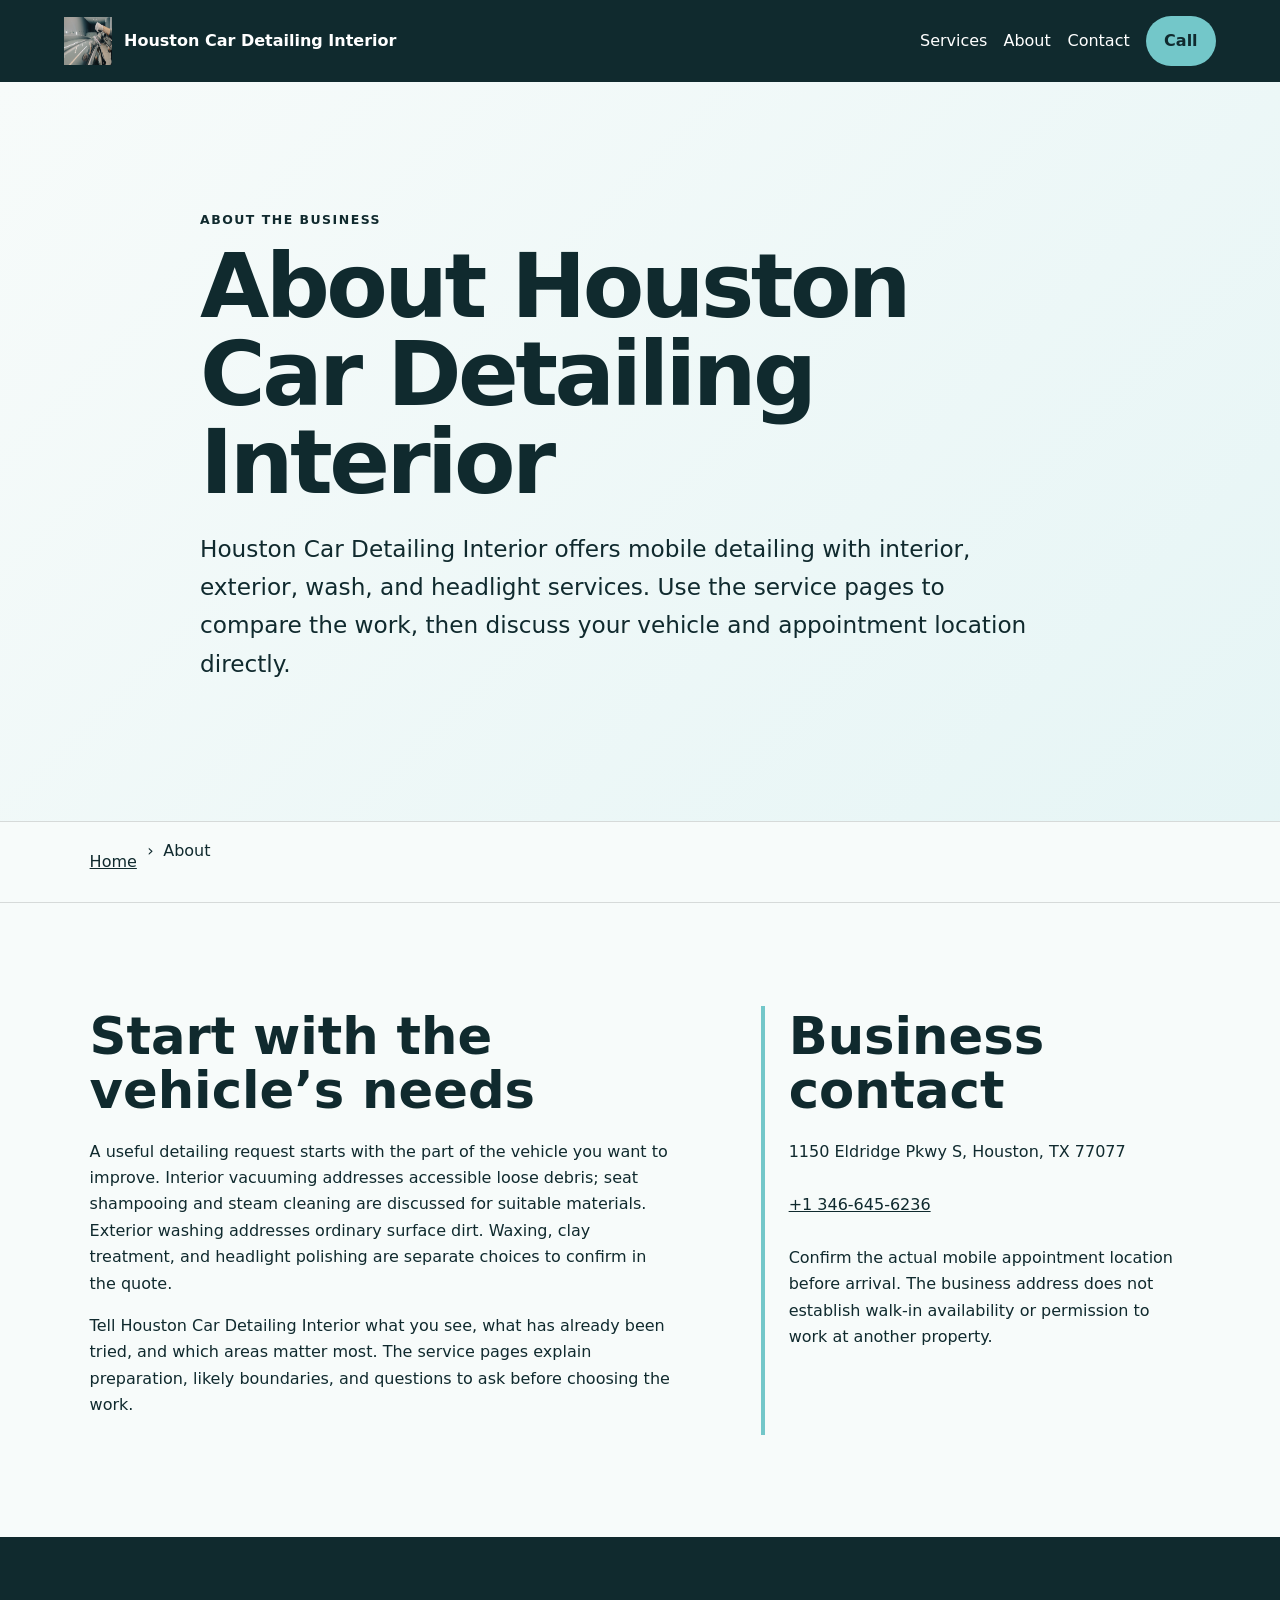
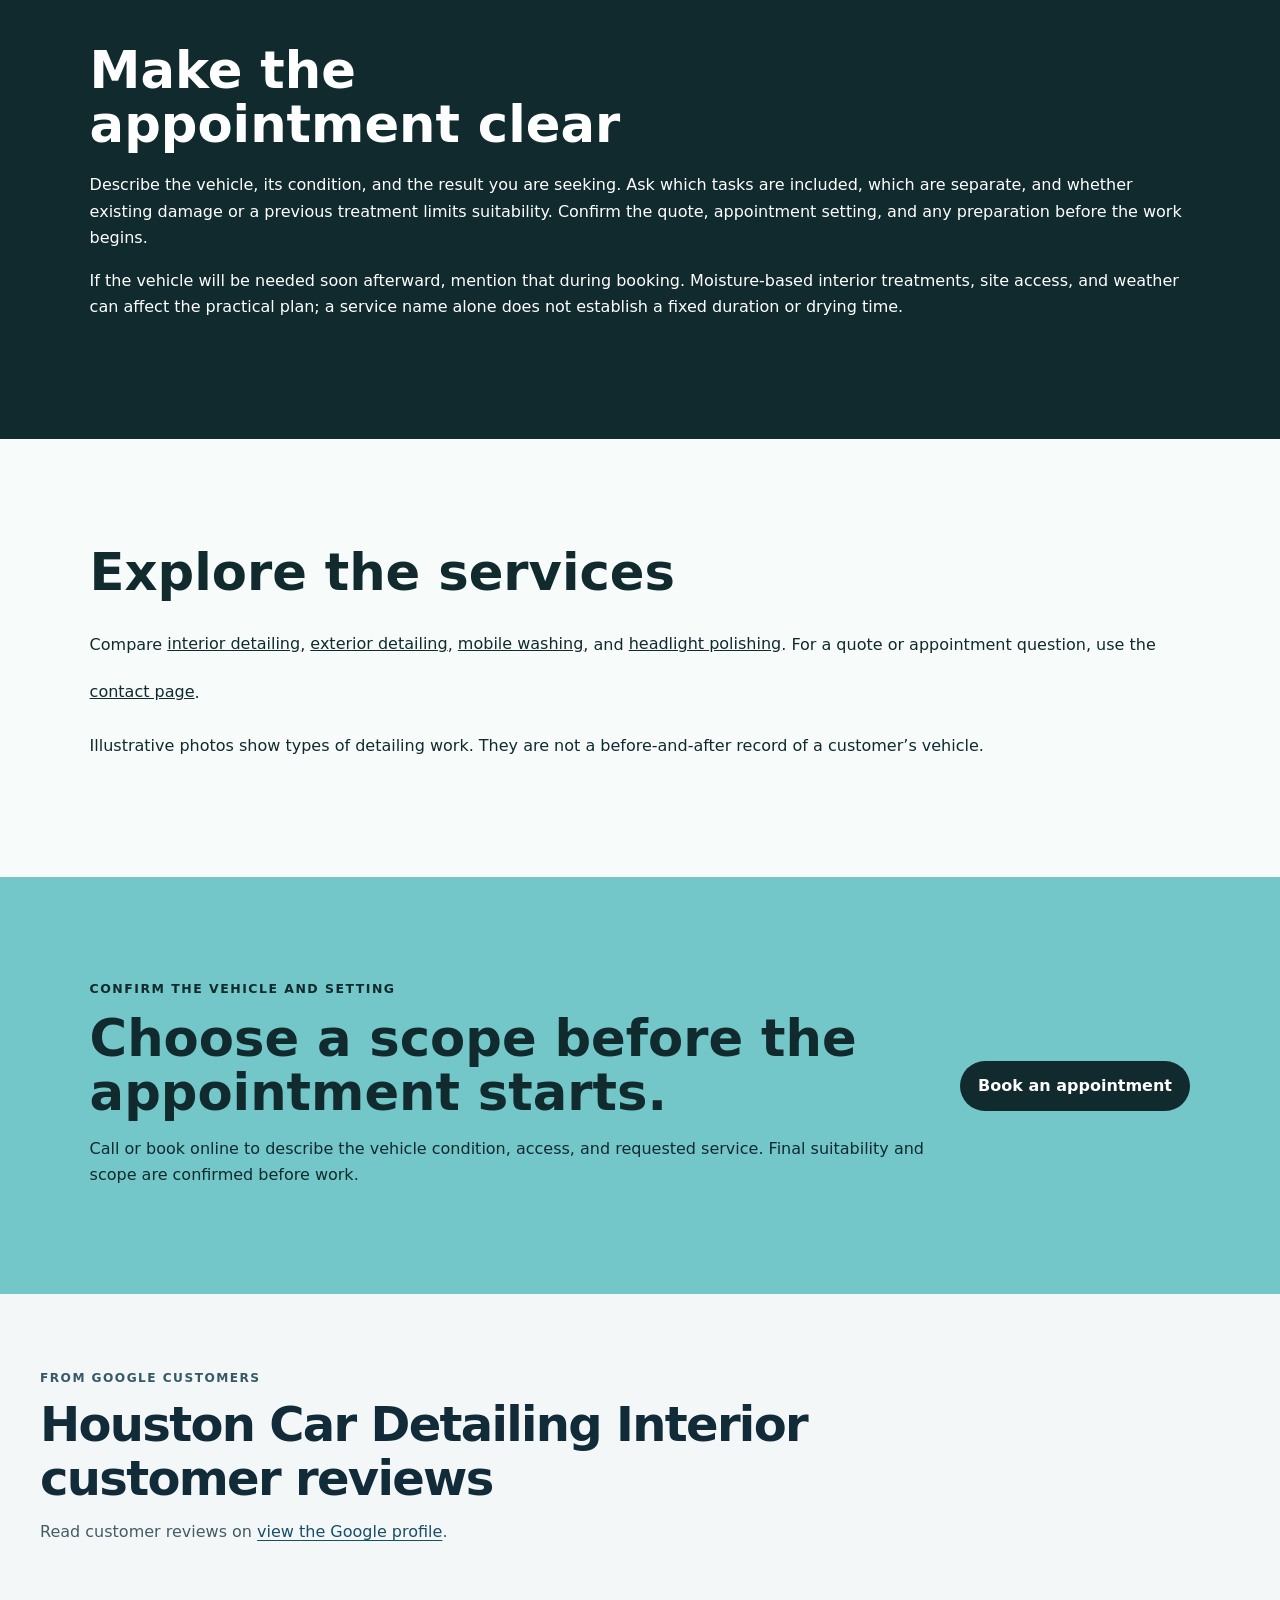
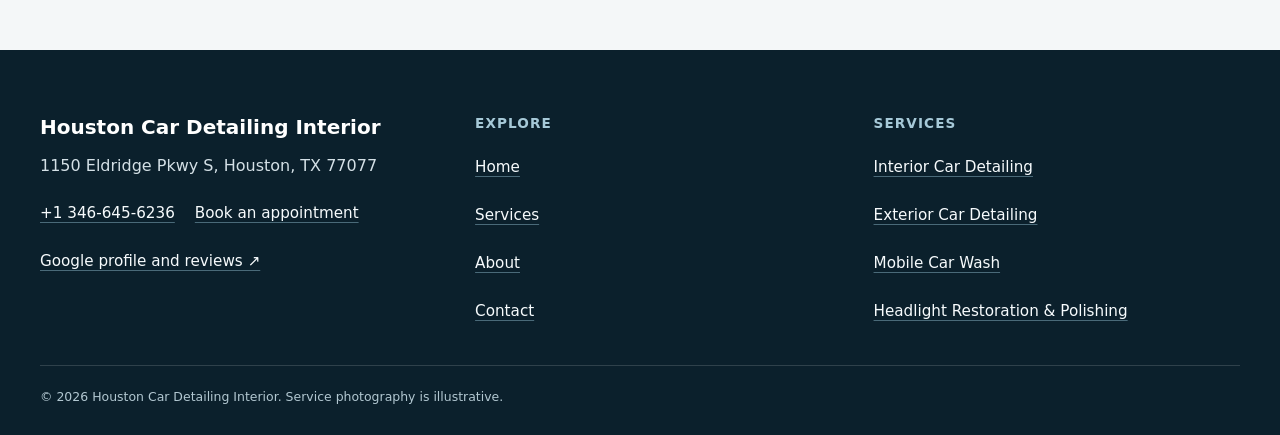
<file: about/index.html>
<!doctype html>
<html lang="en"><head>
  <meta charset="utf-8"><meta name="viewport" content="width=device-width,initial-scale=1">
  <title>About Houston Car Detailing Interior | Houston, TX</title>
  <meta name="description" content="Verified identity, evidence boundaries, and appointment-planning approach for Houston Car Detailing Interior in Houston, TX.">
  <meta name="robots" content="index, follow, max-image-preview:large, max-snippet:-1">
  <link rel="canonical" href="https://houstoncardetailinginterior.shop/about/">
  <meta property="og:type" content="website"><meta property="og:title" content="About Houston Car Detailing Interior | Houston, TX">
  <meta property="og:description" content="Verified identity, evidence boundaries, and appointment-planning approach for Houston Car Detailing Interior in Houston, TX."><meta property="og:url" content="https://houstoncardetailinginterior.shop/about/">
  <meta property="og:image" content="https://houstoncardetailinginterior.shop/assets/hero-route.jpg"><meta name="twitter:card" content="summary_large_image">
  <link rel="icon" href="/assets/favicon.svg"><link rel="stylesheet" href="/seo-pages.css"><script type="application/ld+json">{
  "@context": "https://schema.org",
  "@graph": [
    {
      "@type": "BreadcrumbList",
      "@id": "https://houstoncardetailinginterior.shop/about/#breadcrumb",
      "itemListElement": [
        {
          "@type": "ListItem",
          "position": 1,
          "name": "Home",
          "item": "https://houstoncardetailinginterior.shop/"
        },
        {
          "@type": "ListItem",
          "position": 2,
          "name": "About Houston Car Detailing Interior | Houston, TX",
          "item": "https://houstoncardetailinginterior.shop/about/"
        }
      ]
    },
    {
      "@type": "WebPage",
      "@id": "https://houstoncardetailinginterior.shop/about/#webpage",
      "url": "https://houstoncardetailinginterior.shop/about/",
      "name": "About Houston Car Detailing Interior | Houston, TX",
      "description": "Verified identity, evidence boundaries, and appointment-planning approach for Houston Car Detailing Interior in Houston, TX.",
      "breadcrumb": {
        "@id": "https://houstoncardetailinginterior.shop/about/#breadcrumb"
      },
      "isPartOf": {
        "@id": "https://houstoncardetailinginterior.shop/#website"
      },
      "about": {
        "@id": "https://houstoncardetailinginterior.shop/#business"
      }
    },
    {
      "@type": "ImageObject",
      "@id": "https://houstoncardetailinginterior.shop/about/#primaryimage",
      "contentUrl": "https://houstoncardetailinginterior.shop/assets/hero-route.jpg",
      "caption": "Illustrative detailing artwork for Houston Car Detailing Interior",
      "representativeOfPage": true
    }
  ]
}</script>
<link rel="stylesheet" href="/portfolio-components.css">
</head><body style="--pilot-accent:#73c7c9;--pilot-dark:#102a2e;--pilot-paper:#f7fbfa">
<a class="skip-link" href="#content">Skip to content</a>
<header class="pilot-header"><a class="pilot-brand" href="/"><img src="/assets/hero-route.jpg" width="48" height="48" alt=""><span>Houston Car Detailing Interior</span></a>
<nav aria-label="Primary navigation"><a href="/services/">Services</a><a href="/about/">About</a><a href="/contact/">Contact</a><a class="pilot-call" href="tel:+13466456236">Call</a></nav></header>
<main id="content"><section class="pilot-hero text-only"><div><p class="eyebrow">About the business</p><h1>About Houston Car Detailing Interior</h1><p class="pilot-answer">Houston Car Detailing Interior offers mobile detailing with interior, exterior, wash, and headlight services. Use the service pages to compare the work, then discuss your vehicle and appointment location directly.</p></div></section><nav class="breadcrumbs" aria-label="Breadcrumb"><a href="/">Home</a><span>›</span><span>About</span></nav>
<section class="pilot-section pilot-grid"><div><h2>Start with the vehicle’s needs</h2><p>A useful detailing request starts with the part of the vehicle you want to improve. Interior vacuuming addresses accessible loose debris; seat shampooing and steam cleaning are discussed for suitable materials. Exterior washing addresses ordinary surface dirt. Waxing, clay treatment, and headlight polishing are separate choices to confirm in the quote.</p><p>Tell Houston Car Detailing Interior what you see, what has already been tried, and which areas matter most. The service pages explain preparation, likely boundaries, and questions to ask before choosing the work.</p></div><aside><h2>Business contact</h2><p>1150 Eldridge Pkwy S, Houston, TX 77077</p><p><a href="tel:+13466456236">+1 346-645-6236</a></p><p>Confirm the actual mobile appointment location before arrival. The business address does not establish walk-in availability or permission to work at another property.</p></aside></section>
<section class="pilot-section tone"><h2>Make the appointment clear</h2><p>Describe the vehicle, its condition, and the result you are seeking. Ask which tasks are included, which are separate, and whether existing damage or a previous treatment limits suitability. Confirm the quote, appointment setting, and any preparation before the work begins.</p><p>If the vehicle will be needed soon afterward, mention that during booking. Moisture-based interior treatments, site access, and weather can affect the practical plan; a service name alone does not establish a fixed duration or drying time.</p></section>
<section class="pilot-section"><h2>Explore the services</h2><p>Compare <a href="/services/interior-car-detailing/">interior detailing</a>, <a href="/services/exterior-car-detailing/">exterior detailing</a>, <a href="/services/mobile-car-wash/">mobile washing</a>, and <a href="/services/headlight-restoration/">headlight polishing</a>. For a quote or appointment question, use the <a href="/contact/">contact page</a>.</p><p>Illustrative photos show types of detailing work. They are not a before-and-after record of a customer’s vehicle.</p></section>
<section class="pilot-cta"><div><p class="eyebrow">Confirm the vehicle and setting</p><h2>Choose a scope before the appointment starts.</h2><p>Call or book online to describe the vehicle condition, access, and requested service. Final suitability and scope are confirmed before work.</p></div><a class="pilot-button" href="/scheduling">Book an appointment</a></section>
<!-- PORTFOLIO-REVIEWS:START --><section class="portfolio-reviews" aria-labelledby="portfolio-reviews-title"><div class="portfolio-reviews__heading"><div><p class="portfolio-reviews__kicker">From Google customers</p><h2 id="portfolio-reviews-title">Houston Car Detailing Interior customer reviews</h2><p class="portfolio-reviews__intro">Read customer reviews on <a href="https://www.google.com/maps?cid=9572374286178744660" target="_blank" rel="noopener noreferrer">view the Google profile</a>.</p></div></div></section><!-- PORTFOLIO-REVIEWS:END -->
</main><footer class="portfolio-footer"><div class="portfolio-footer__grid"><div><strong class="portfolio-footer__name">Houston Car Detailing Interior</strong><address>1150 Eldridge Pkwy S, Houston, TX 77077</address><div class="portfolio-footer__contact"><a href="tel:+13466456236">+1 346-645-6236</a><a href="/scheduling">Book an appointment</a></div><a href="https://www.google.com/maps?cid=9572374286178744660" target="_blank" rel="noopener noreferrer">Google profile and reviews ↗</a></div><div><h2>Explore</h2><nav aria-label="Footer navigation"><a href="/">Home</a><a href="/services/">Services</a><a href="/about/">About</a><a href="/contact/">Contact</a></nav></div><div><h2>Services</h2><nav aria-label="Service pages"><a href="/services/interior-car-detailing/">Interior Car Detailing</a><a href="/services/exterior-car-detailing/">Exterior Car Detailing</a><a href="/services/mobile-car-wash/">Mobile Car Wash</a><a href="/services/headlight-restoration/">Headlight Restoration &amp; Polishing</a></nav></div></div><p class="portfolio-footer__bottom">© <span id="year">2026</span> Houston Car Detailing Interior. Service photography is illustrative.</p></footer>
<script src="/portfolio-components.js" defer></script>
</body></html>
</file>
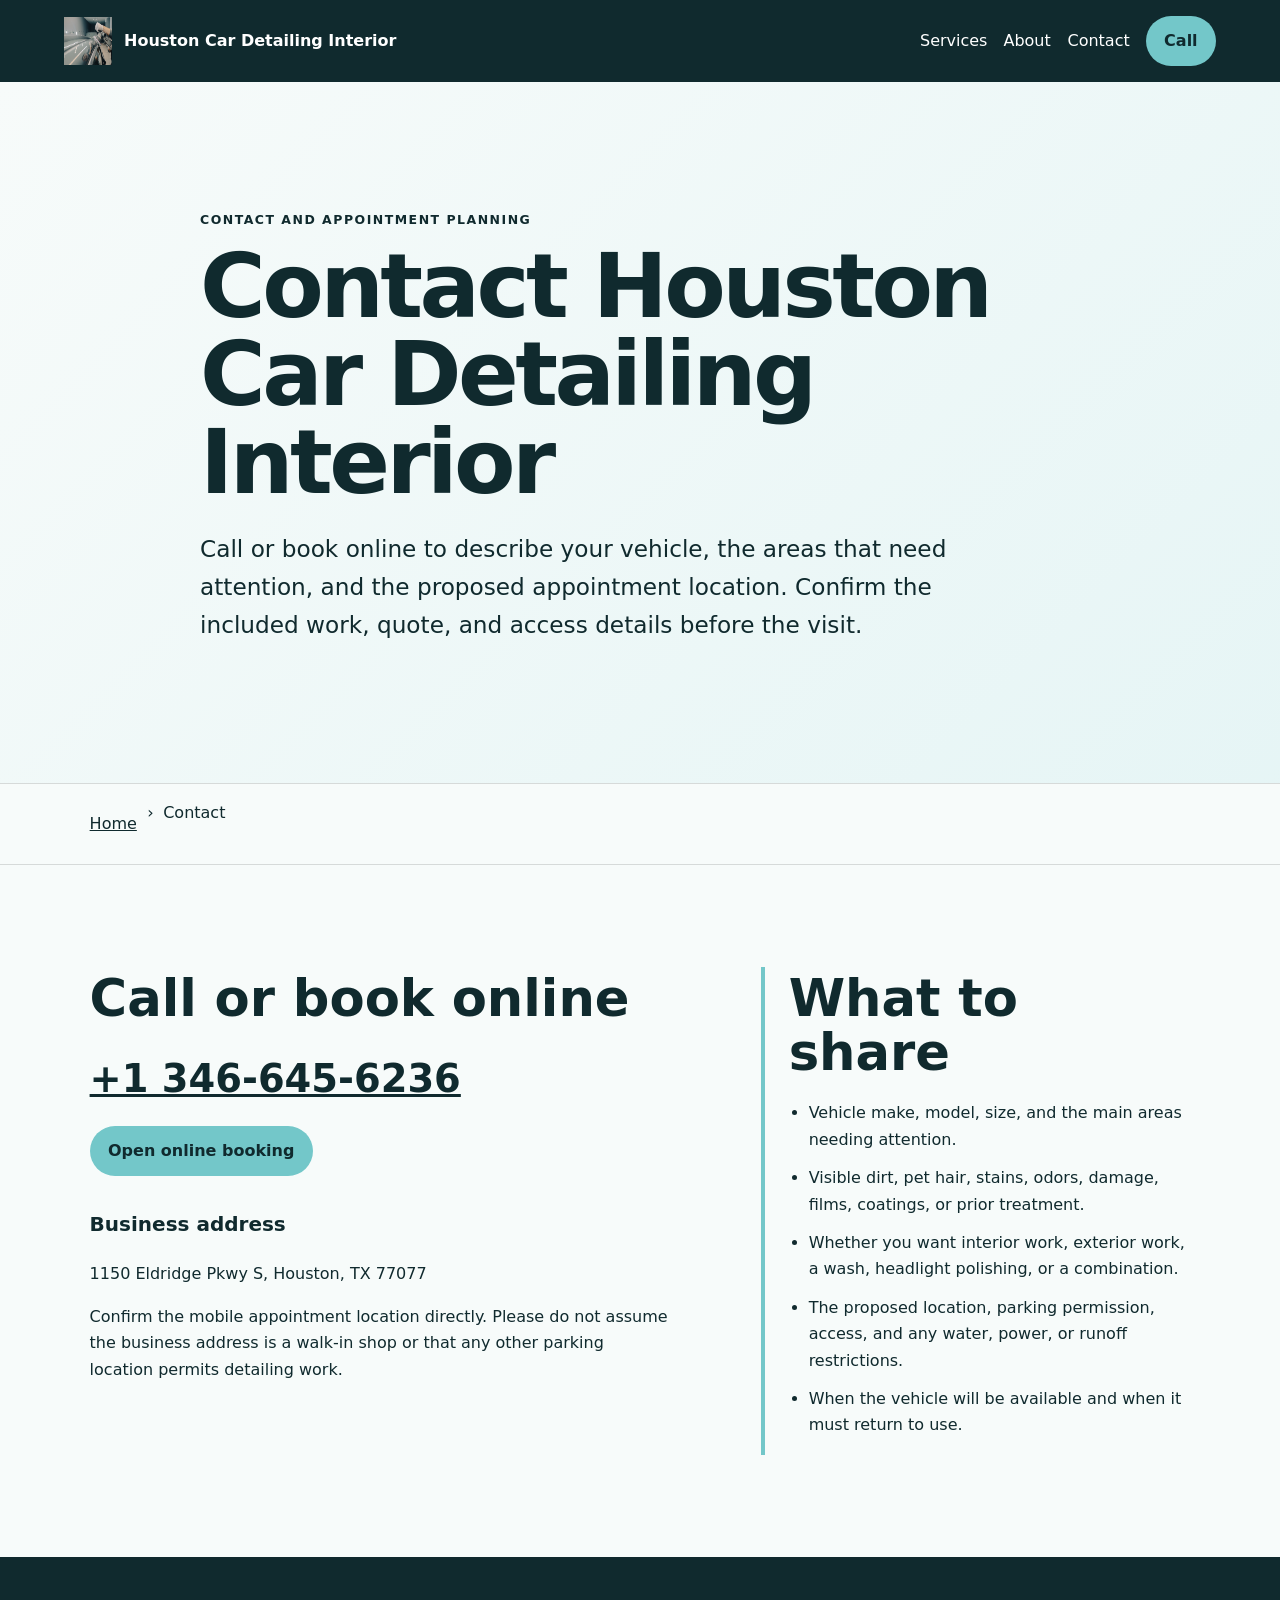
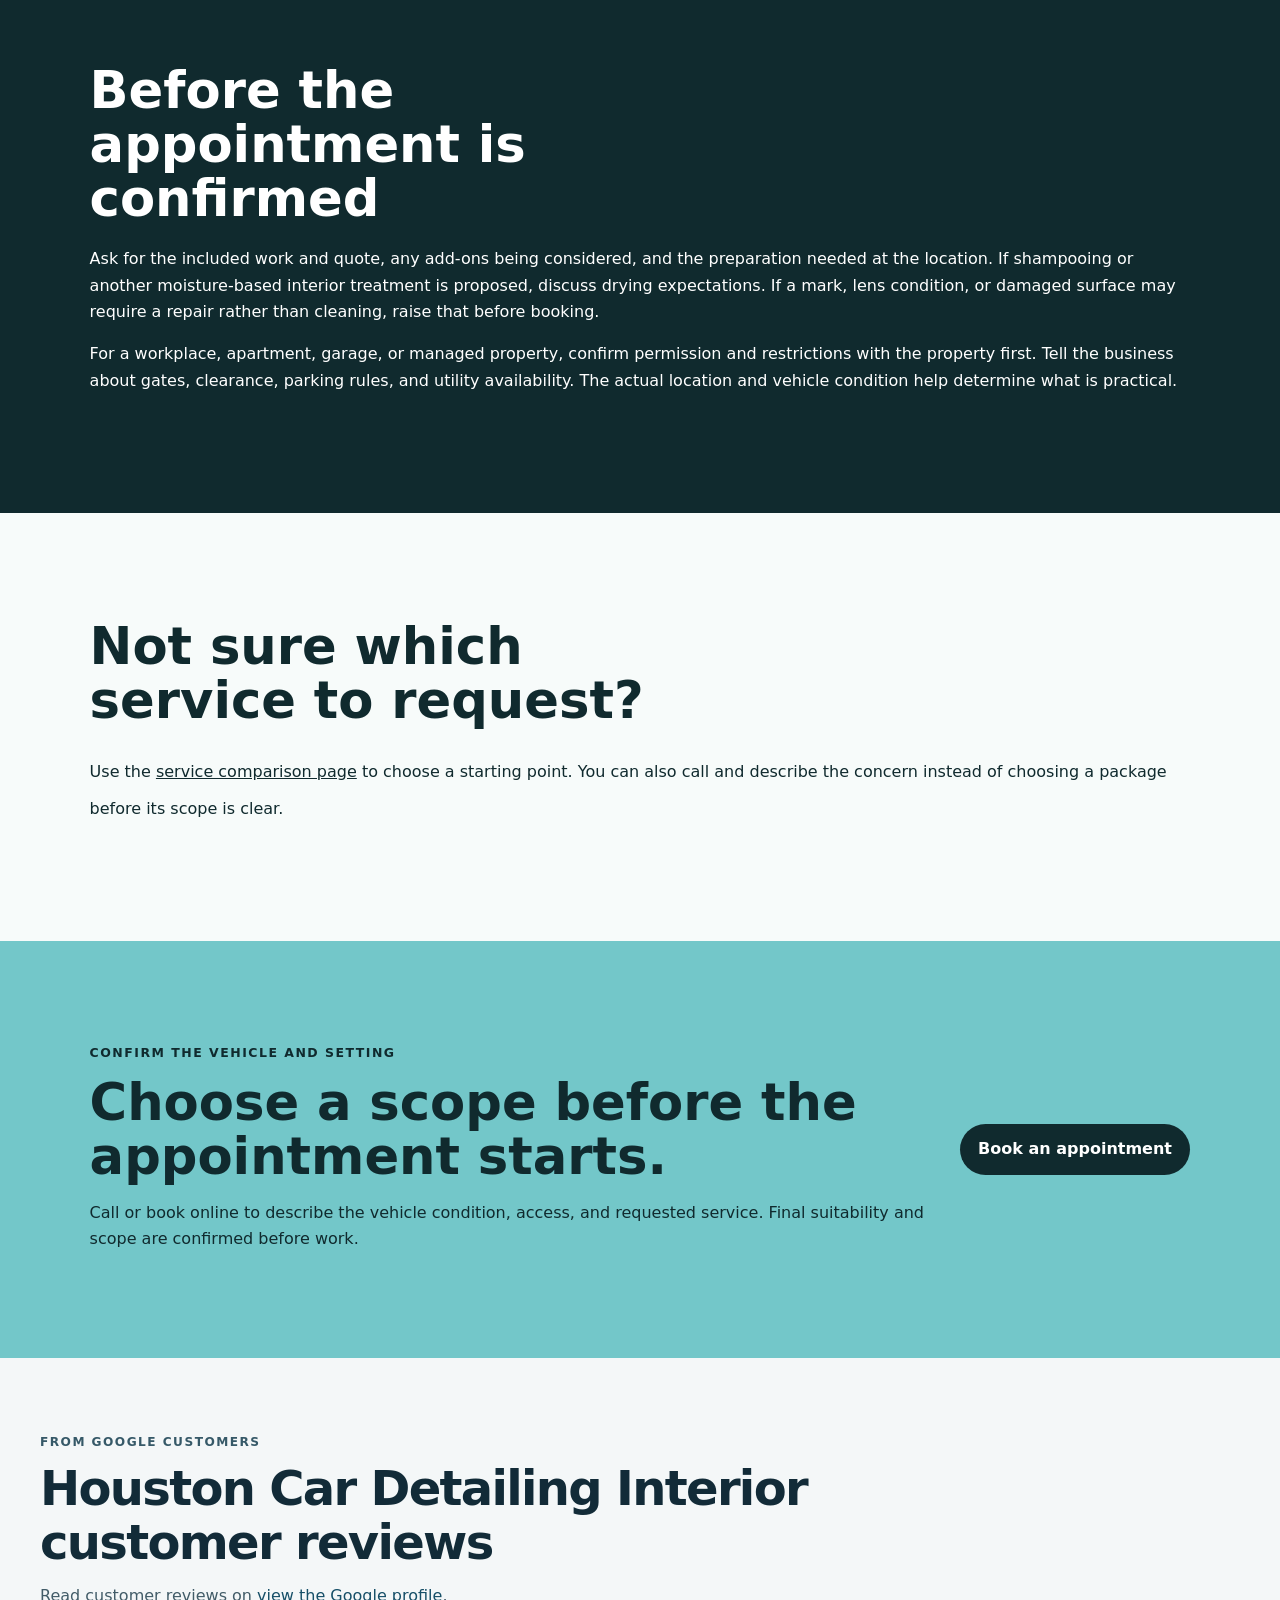
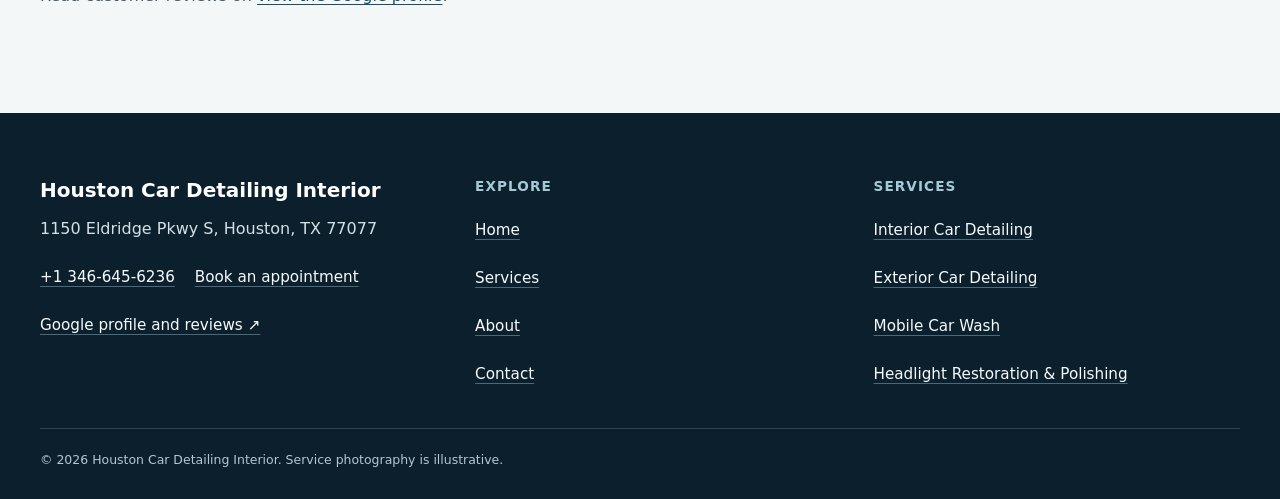
<file: contact/index.html>
<!doctype html>
<html lang="en"><head>
  <meta charset="utf-8"><meta name="viewport" content="width=device-width,initial-scale=1">
  <title>Contact Houston Car Detailing Interior | Houston, TX</title>
  <meta name="description" content="Call or book Houston Car Detailing Interior and confirm vehicle condition, access, and detailing scope in Houston, TX.">
  <meta name="robots" content="index, follow, max-image-preview:large, max-snippet:-1">
  <link rel="canonical" href="https://houstoncardetailinginterior.shop/contact/">
  <meta property="og:type" content="website"><meta property="og:title" content="Contact Houston Car Detailing Interior | Houston, TX">
  <meta property="og:description" content="Call or book Houston Car Detailing Interior and confirm vehicle condition, access, and detailing scope in Houston, TX."><meta property="og:url" content="https://houstoncardetailinginterior.shop/contact/">
  <meta property="og:image" content="https://houstoncardetailinginterior.shop/assets/hero-route.jpg"><meta name="twitter:card" content="summary_large_image">
  <link rel="icon" href="/assets/favicon.svg"><link rel="stylesheet" href="/seo-pages.css"><script type="application/ld+json">{
  "@context": "https://schema.org",
  "@graph": [
    {
      "@type": "BreadcrumbList",
      "@id": "https://houstoncardetailinginterior.shop/contact/#breadcrumb",
      "itemListElement": [
        {
          "@type": "ListItem",
          "position": 1,
          "name": "Home",
          "item": "https://houstoncardetailinginterior.shop/"
        },
        {
          "@type": "ListItem",
          "position": 2,
          "name": "Contact Houston Car Detailing Interior | Houston, TX",
          "item": "https://houstoncardetailinginterior.shop/contact/"
        }
      ]
    },
    {
      "@type": "WebPage",
      "@id": "https://houstoncardetailinginterior.shop/contact/#webpage",
      "url": "https://houstoncardetailinginterior.shop/contact/",
      "name": "Contact Houston Car Detailing Interior | Houston, TX",
      "description": "Call or book Houston Car Detailing Interior and confirm vehicle condition, access, and detailing scope in Houston, TX.",
      "breadcrumb": {
        "@id": "https://houstoncardetailinginterior.shop/contact/#breadcrumb"
      },
      "isPartOf": {
        "@id": "https://houstoncardetailinginterior.shop/#website"
      },
      "about": {
        "@id": "https://houstoncardetailinginterior.shop/#business"
      }
    },
    {
      "@type": "ImageObject",
      "@id": "https://houstoncardetailinginterior.shop/contact/#primaryimage",
      "contentUrl": "https://houstoncardetailinginterior.shop/assets/hero-route.jpg",
      "caption": "Illustrative detailing artwork for Houston Car Detailing Interior",
      "representativeOfPage": true
    }
  ]
}</script>
<link rel="stylesheet" href="/portfolio-components.css">
</head><body style="--pilot-accent:#73c7c9;--pilot-dark:#102a2e;--pilot-paper:#f7fbfa">
<a class="skip-link" href="#content">Skip to content</a>
<header class="pilot-header"><a class="pilot-brand" href="/"><img src="/assets/hero-route.jpg" width="48" height="48" alt=""><span>Houston Car Detailing Interior</span></a>
<nav aria-label="Primary navigation"><a href="/services/">Services</a><a href="/about/">About</a><a href="/contact/">Contact</a><a class="pilot-call" href="tel:+13466456236">Call</a></nav></header>
<main id="content"><section class="pilot-hero text-only"><div><p class="eyebrow">Contact and appointment planning</p><h1>Contact Houston Car Detailing Interior</h1><p class="pilot-answer">Call or book online to describe your vehicle, the areas that need attention, and the proposed appointment location. Confirm the included work, quote, and access details before the visit.</p></div></section><nav class="breadcrumbs" aria-label="Breadcrumb"><a href="/">Home</a><span>›</span><span>Contact</span></nav>
<section class="pilot-section pilot-grid"><div><h2>Call or book online</h2><p><a class="large-link" href="tel:+13466456236">+1 346-645-6236</a></p><p><a class="pilot-button" href="/scheduling">Open online booking</a></p><h3>Business address</h3><p>1150 Eldridge Pkwy S, Houston, TX 77077</p><p>Confirm the mobile appointment location directly. Please do not assume the business address is a walk-in shop or that any other parking location permits detailing work.</p></div><aside><h2>What to share</h2><ul class="checklist"><li>Vehicle make, model, size, and the main areas needing attention.</li><li>Visible dirt, pet hair, stains, odors, damage, films, coatings, or prior treatment.</li><li>Whether you want interior work, exterior work, a wash, headlight polishing, or a combination.</li><li>The proposed location, parking permission, access, and any water, power, or runoff restrictions.</li><li>When the vehicle will be available and when it must return to use.</li></ul></aside></section>
<section class="pilot-section tone"><h2>Before the appointment is confirmed</h2><p>Ask for the included work and quote, any add-ons being considered, and the preparation needed at the location. If shampooing or another moisture-based interior treatment is proposed, discuss drying expectations. If a mark, lens condition, or damaged surface may require a repair rather than cleaning, raise that before booking.</p><p>For a workplace, apartment, garage, or managed property, confirm permission and restrictions with the property first. Tell the business about gates, clearance, parking rules, and utility availability. The actual location and vehicle condition help determine what is practical.</p></section>
<section class="pilot-section"><h2>Not sure which service to request?</h2><p>Use the <a href="/services/">service comparison page</a> to choose a starting point. You can also call and describe the concern instead of choosing a package before its scope is clear.</p></section>
<section class="pilot-cta"><div><p class="eyebrow">Confirm the vehicle and setting</p><h2>Choose a scope before the appointment starts.</h2><p>Call or book online to describe the vehicle condition, access, and requested service. Final suitability and scope are confirmed before work.</p></div><a class="pilot-button" href="/scheduling">Book an appointment</a></section>
<!-- PORTFOLIO-REVIEWS:START --><section class="portfolio-reviews" aria-labelledby="portfolio-reviews-title"><div class="portfolio-reviews__heading"><div><p class="portfolio-reviews__kicker">From Google customers</p><h2 id="portfolio-reviews-title">Houston Car Detailing Interior customer reviews</h2><p class="portfolio-reviews__intro">Read customer reviews on <a href="https://www.google.com/maps?cid=9572374286178744660" target="_blank" rel="noopener noreferrer">view the Google profile</a>.</p></div></div></section><!-- PORTFOLIO-REVIEWS:END -->
</main><footer class="portfolio-footer"><div class="portfolio-footer__grid"><div><strong class="portfolio-footer__name">Houston Car Detailing Interior</strong><address>1150 Eldridge Pkwy S, Houston, TX 77077</address><div class="portfolio-footer__contact"><a href="tel:+13466456236">+1 346-645-6236</a><a href="/scheduling">Book an appointment</a></div><a href="https://www.google.com/maps?cid=9572374286178744660" target="_blank" rel="noopener noreferrer">Google profile and reviews ↗</a></div><div><h2>Explore</h2><nav aria-label="Footer navigation"><a href="/">Home</a><a href="/services/">Services</a><a href="/about/">About</a><a href="/contact/">Contact</a></nav></div><div><h2>Services</h2><nav aria-label="Service pages"><a href="/services/interior-car-detailing/">Interior Car Detailing</a><a href="/services/exterior-car-detailing/">Exterior Car Detailing</a><a href="/services/mobile-car-wash/">Mobile Car Wash</a><a href="/services/headlight-restoration/">Headlight Restoration &amp; Polishing</a></nav></div></div><p class="portfolio-footer__bottom">© <span id="year">2026</span> Houston Car Detailing Interior. Service photography is illustrative.</p></footer>
<script src="/portfolio-components.js" defer></script>
</body></html>
</file>
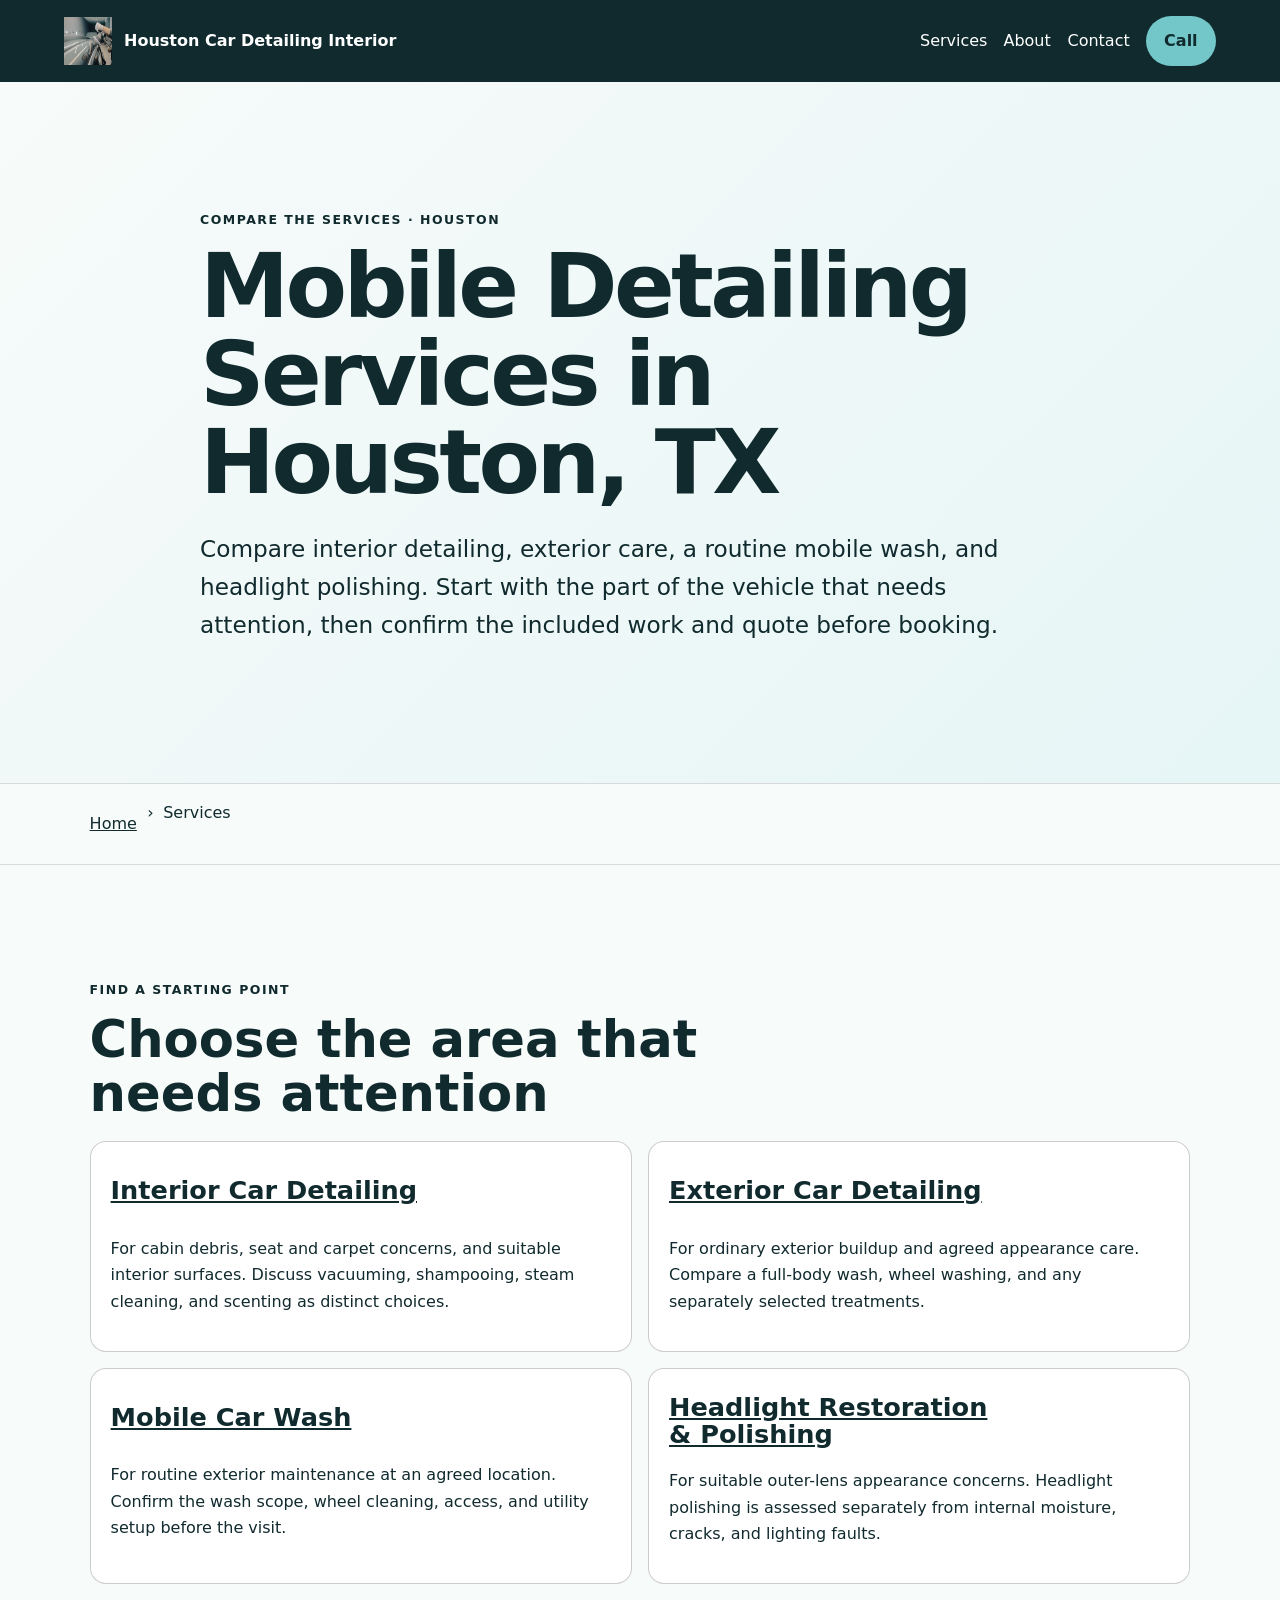
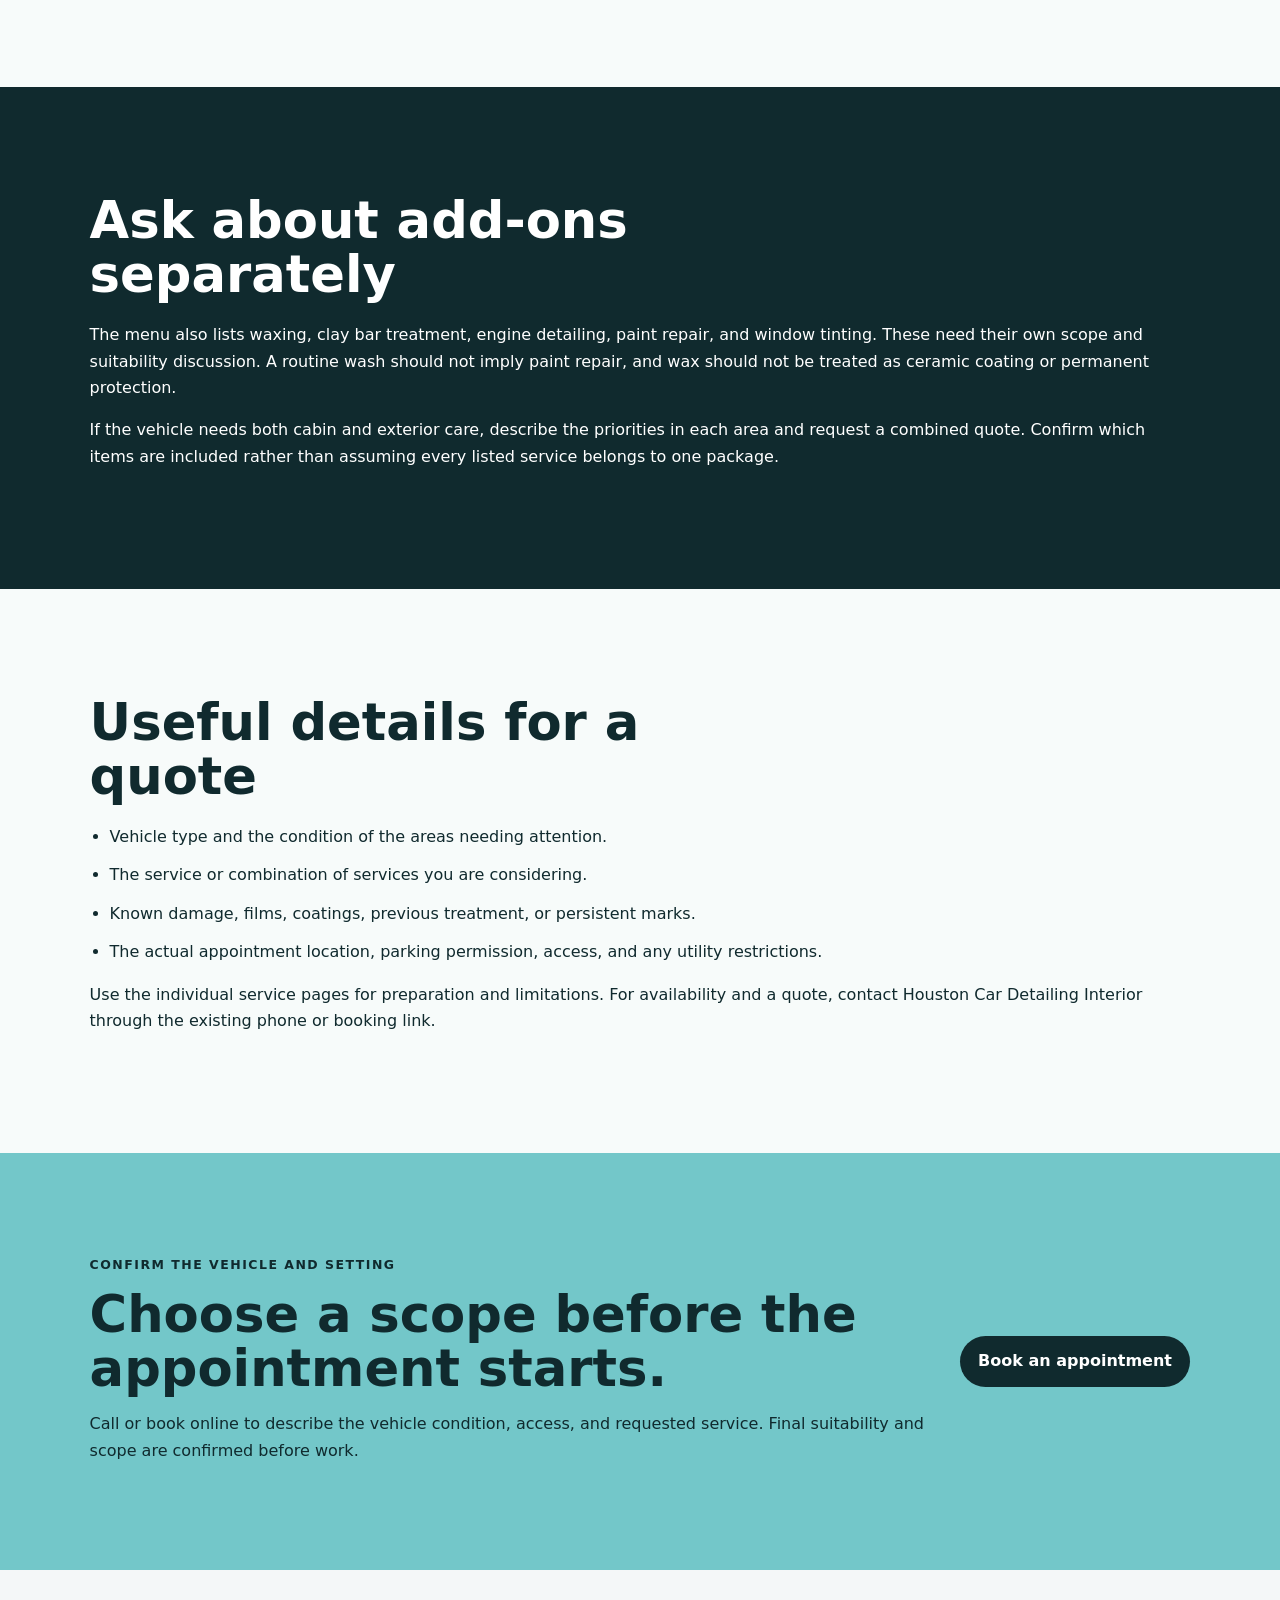
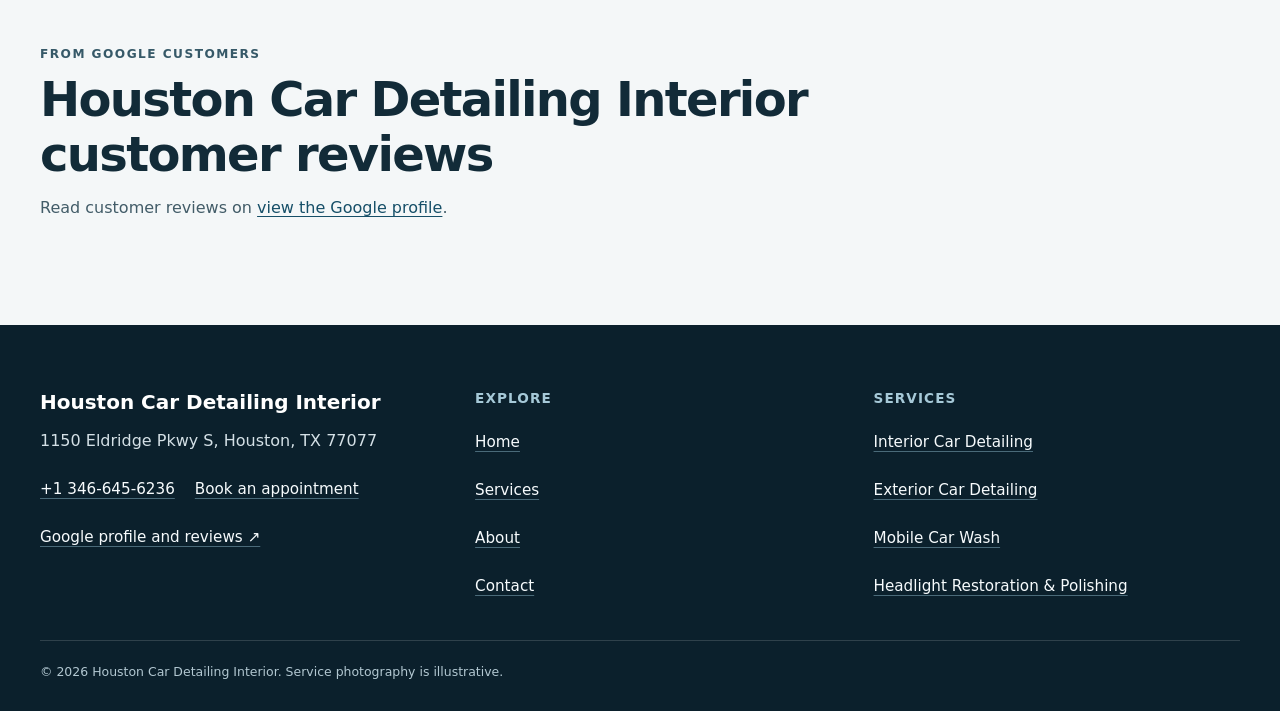
<file: services/index.html>
<!doctype html>
<html lang="en"><head>
  <meta charset="utf-8"><meta name="viewport" content="width=device-width,initial-scale=1">
  <title>Mobile Detailing Services in Houston, TX | Houston Car Detailing Interior</title>
  <meta name="description" content="Compare documented mobile detailing choices from Houston Car Detailing Interior in Houston, TX, including preparation, access, and scope boundaries.">
  <meta name="robots" content="index, follow, max-image-preview:large, max-snippet:-1">
  <link rel="canonical" href="https://houstoncardetailinginterior.shop/services/">
  <meta property="og:type" content="website"><meta property="og:title" content="Mobile Detailing Services in Houston, TX | Houston Car Detailing Interior">
  <meta property="og:description" content="Compare documented mobile detailing choices from Houston Car Detailing Interior in Houston, TX, including preparation, access, and scope boundaries."><meta property="og:url" content="https://houstoncardetailinginterior.shop/services/">
  <meta property="og:image" content="https://houstoncardetailinginterior.shop/assets/hero-route.jpg"><meta name="twitter:card" content="summary_large_image">
  <link rel="icon" href="/assets/favicon.svg"><link rel="stylesheet" href="/seo-pages.css"><script type="application/ld+json">{
  "@context": "https://schema.org",
  "@graph": [
    {
      "@type": "BreadcrumbList",
      "@id": "https://houstoncardetailinginterior.shop/services/#breadcrumb",
      "itemListElement": [
        {
          "@type": "ListItem",
          "position": 1,
          "name": "Home",
          "item": "https://houstoncardetailinginterior.shop/"
        },
        {
          "@type": "ListItem",
          "position": 2,
          "name": "Services",
          "item": "https://houstoncardetailinginterior.shop/services/"
        }
      ]
    },
    {
      "@type": "WebPage",
      "@id": "https://houstoncardetailinginterior.shop/services/#webpage",
      "url": "https://houstoncardetailinginterior.shop/services/",
      "name": "Mobile Detailing Services in Houston, TX | Houston Car Detailing Interior",
      "description": "Compare documented mobile detailing choices from Houston Car Detailing Interior in Houston, TX, including preparation, access, and scope boundaries.",
      "breadcrumb": {
        "@id": "https://houstoncardetailinginterior.shop/services/#breadcrumb"
      },
      "isPartOf": {
        "@id": "https://houstoncardetailinginterior.shop/#website"
      },
      "about": {
        "@id": "https://houstoncardetailinginterior.shop/#business"
      }
    },
    {
      "@type": "ImageObject",
      "@id": "https://houstoncardetailinginterior.shop/services/#primaryimage",
      "contentUrl": "https://houstoncardetailinginterior.shop/assets/hero-route.jpg",
      "caption": "Illustrative detailing artwork for Houston Car Detailing Interior",
      "representativeOfPage": true
    }
  ]
}</script>
<link rel="stylesheet" href="/portfolio-components.css">
</head><body style="--pilot-accent:#73c7c9;--pilot-dark:#102a2e;--pilot-paper:#f7fbfa">
<a class="skip-link" href="#content">Skip to content</a>
<header class="pilot-header"><a class="pilot-brand" href="/"><img src="/assets/hero-route.jpg" width="48" height="48" alt=""><span>Houston Car Detailing Interior</span></a>
<nav aria-label="Primary navigation"><a href="/services/">Services</a><a href="/about/">About</a><a href="/contact/">Contact</a><a class="pilot-call" href="tel:+13466456236">Call</a></nav></header>
<main id="content"><section class="pilot-hero text-only"><div><p class="eyebrow">Compare the services · Houston</p><h1>Mobile Detailing Services in Houston, TX</h1><p class="pilot-answer">Compare interior detailing, exterior care, a routine mobile wash, and headlight polishing. Start with the part of the vehicle that needs attention, then confirm the included work and quote before booking.</p></div></section>
<nav class="breadcrumbs" aria-label="Breadcrumb"><a href="/">Home</a><span>›</span><span>Services</span></nav>
<section class="pilot-section"><p class="eyebrow">Find a starting point</p><h2>Choose the area that needs attention</h2><div class="service-cards"><article><h2><a href="/services/interior-car-detailing/">Interior Car Detailing</a></h2><p>For cabin debris, seat and carpet concerns, and suitable interior surfaces. Discuss vacuuming, shampooing, steam cleaning, and scenting as distinct choices.</p></article><article><h2><a href="/services/exterior-car-detailing/">Exterior Car Detailing</a></h2><p>For ordinary exterior buildup and agreed appearance care. Compare a full-body wash, wheel washing, and any separately selected treatments.</p></article><article><h2><a href="/services/mobile-car-wash/">Mobile Car Wash</a></h2><p>For routine exterior maintenance at an agreed location. Confirm the wash scope, wheel cleaning, access, and utility setup before the visit.</p></article><article><h2><a href="/services/headlight-restoration/">Headlight Restoration &amp; Polishing</a></h2><p>For suitable outer-lens appearance concerns. Headlight polishing is assessed separately from internal moisture, cracks, and lighting faults.</p></article></div></section>
<section class="pilot-section tone"><h2>Ask about add-ons separately</h2><p>The menu also lists waxing, clay bar treatment, engine detailing, paint repair, and window tinting. These need their own scope and suitability discussion. A routine wash should not imply paint repair, and wax should not be treated as ceramic coating or permanent protection.</p><p>If the vehicle needs both cabin and exterior care, describe the priorities in each area and request a combined quote. Confirm which items are included rather than assuming every listed service belongs to one package.</p></section>
<section class="pilot-section"><h2>Useful details for a quote</h2><ul class="checklist"><li>Vehicle type and the condition of the areas needing attention.</li><li>The service or combination of services you are considering.</li><li>Known damage, films, coatings, previous treatment, or persistent marks.</li><li>The actual appointment location, parking permission, access, and any utility restrictions.</li></ul><p>Use the individual service pages for preparation and limitations. For availability and a quote, contact Houston Car Detailing Interior through the existing phone or booking link.</p></section>
<section class="pilot-cta"><div><p class="eyebrow">Confirm the vehicle and setting</p><h2>Choose a scope before the appointment starts.</h2><p>Call or book online to describe the vehicle condition, access, and requested service. Final suitability and scope are confirmed before work.</p></div><a class="pilot-button" href="/scheduling">Book an appointment</a></section>
<!-- PORTFOLIO-REVIEWS:START --><section class="portfolio-reviews" aria-labelledby="portfolio-reviews-title"><div class="portfolio-reviews__heading"><div><p class="portfolio-reviews__kicker">From Google customers</p><h2 id="portfolio-reviews-title">Houston Car Detailing Interior customer reviews</h2><p class="portfolio-reviews__intro">Read customer reviews on <a href="https://www.google.com/maps?cid=9572374286178744660" target="_blank" rel="noopener noreferrer">view the Google profile</a>.</p></div></div></section><!-- PORTFOLIO-REVIEWS:END -->
</main><footer class="portfolio-footer"><div class="portfolio-footer__grid"><div><strong class="portfolio-footer__name">Houston Car Detailing Interior</strong><address>1150 Eldridge Pkwy S, Houston, TX 77077</address><div class="portfolio-footer__contact"><a href="tel:+13466456236">+1 346-645-6236</a><a href="/scheduling">Book an appointment</a></div><a href="https://www.google.com/maps?cid=9572374286178744660" target="_blank" rel="noopener noreferrer">Google profile and reviews ↗</a></div><div><h2>Explore</h2><nav aria-label="Footer navigation"><a href="/">Home</a><a href="/services/">Services</a><a href="/about/">About</a><a href="/contact/">Contact</a></nav></div><div><h2>Services</h2><nav aria-label="Service pages"><a href="/services/interior-car-detailing/">Interior Car Detailing</a><a href="/services/exterior-car-detailing/">Exterior Car Detailing</a><a href="/services/mobile-car-wash/">Mobile Car Wash</a><a href="/services/headlight-restoration/">Headlight Restoration &amp; Polishing</a></nav></div></div><p class="portfolio-footer__bottom">© <span id="year">2026</span> Houston Car Detailing Interior. Service photography is illustrative.</p></footer>
<script src="/portfolio-components.js" defer></script>
</body></html>
</file>
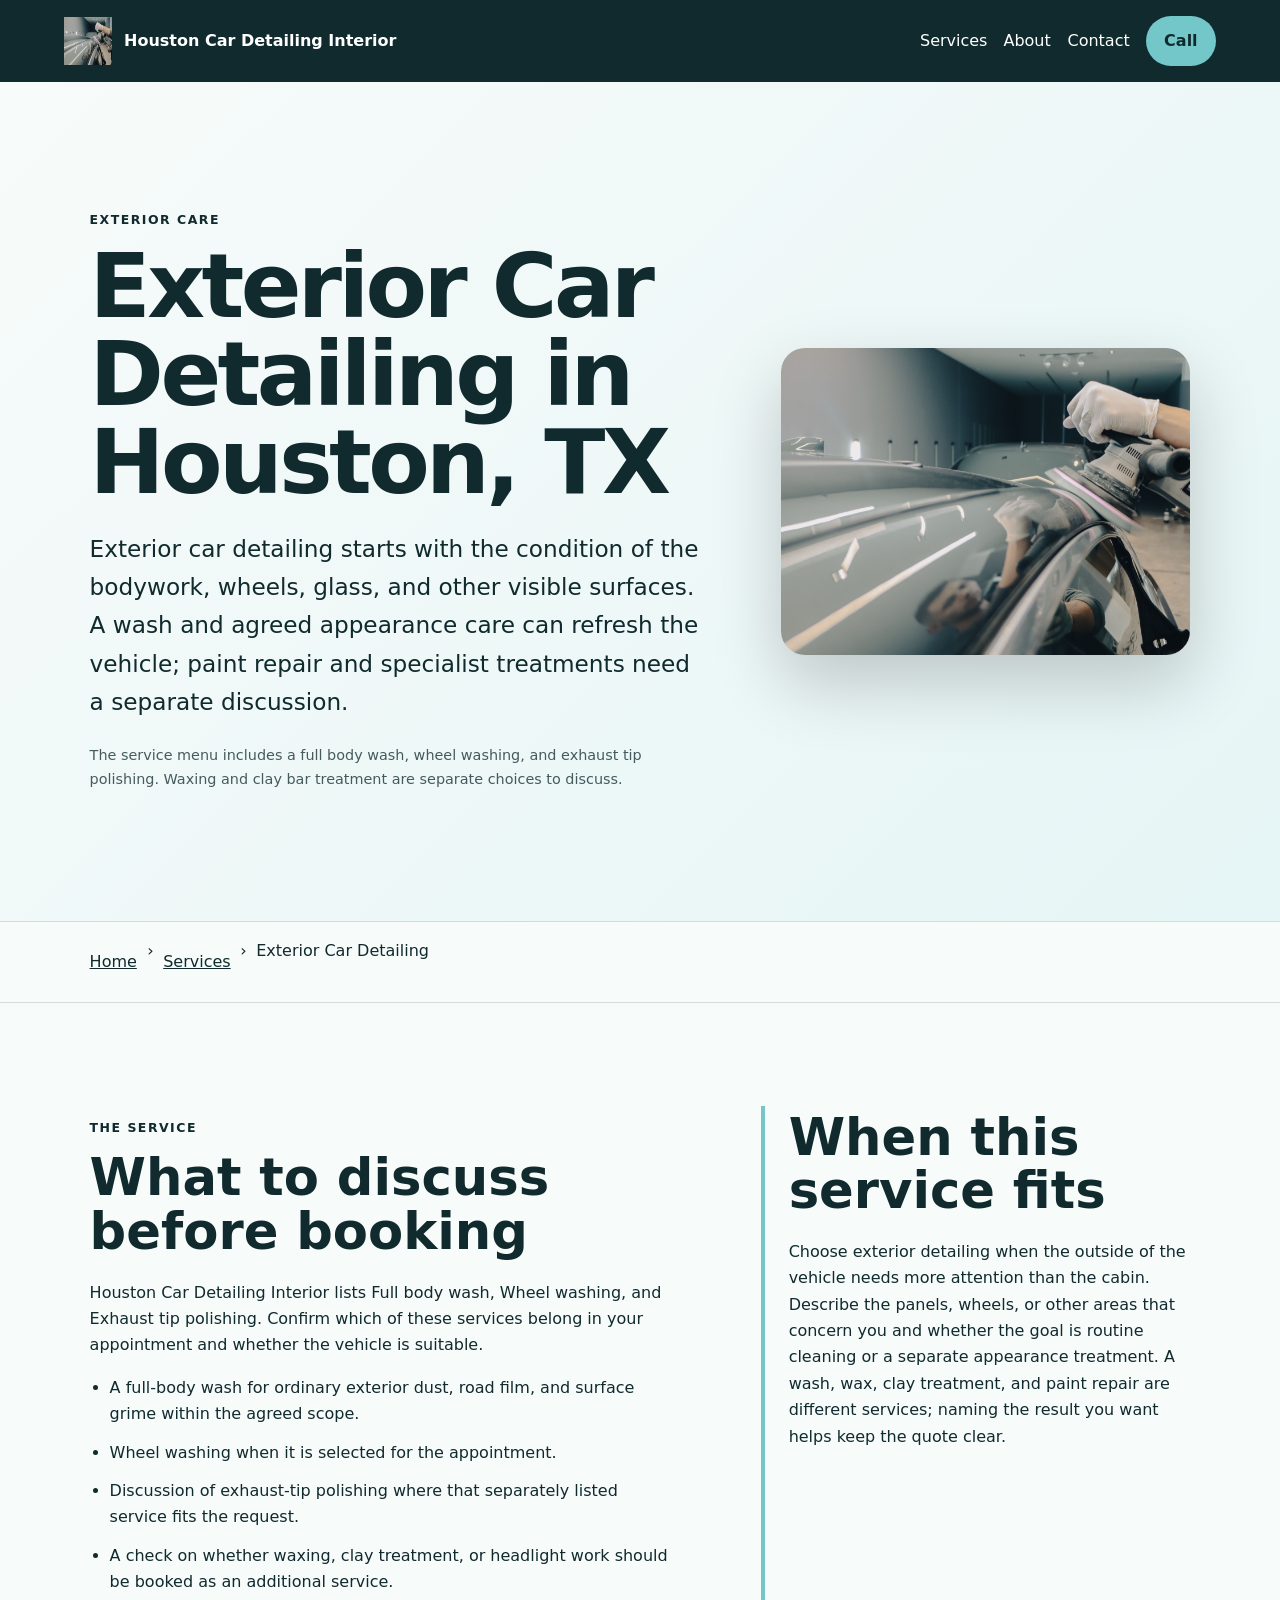
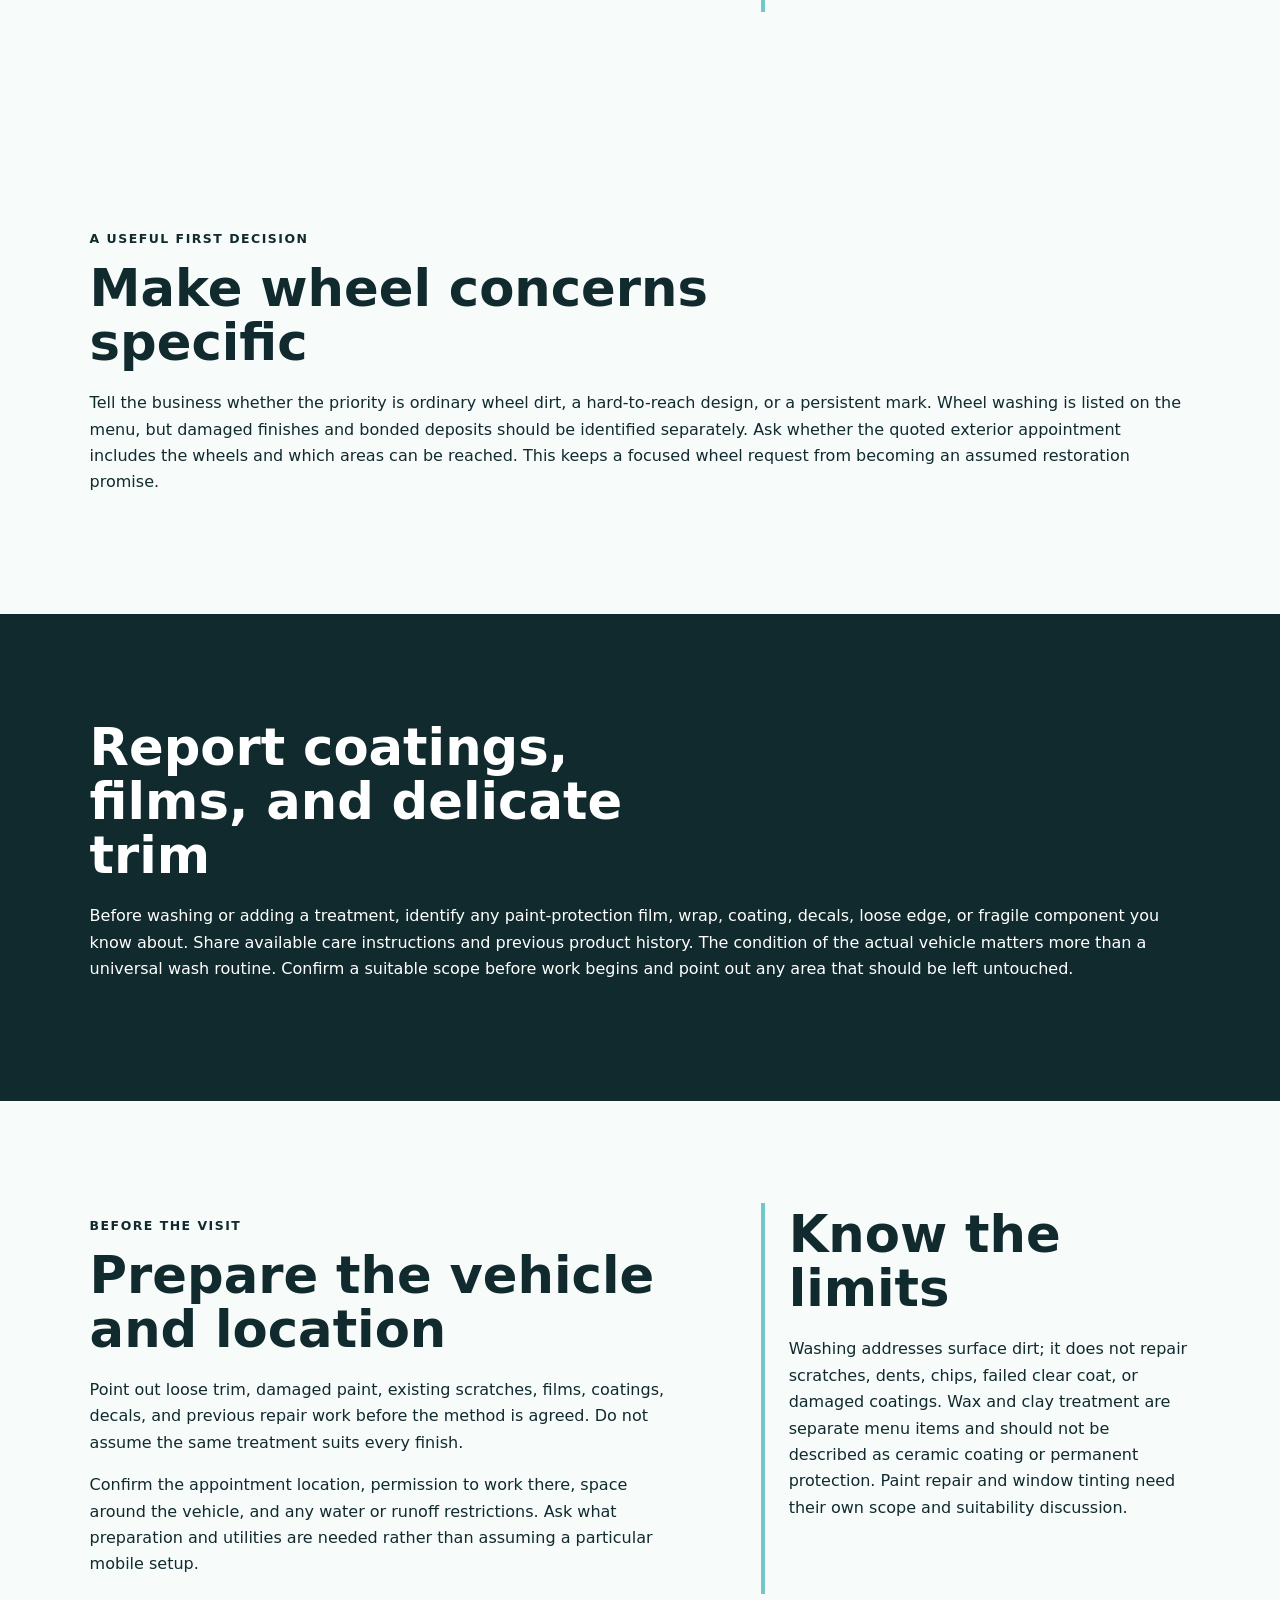
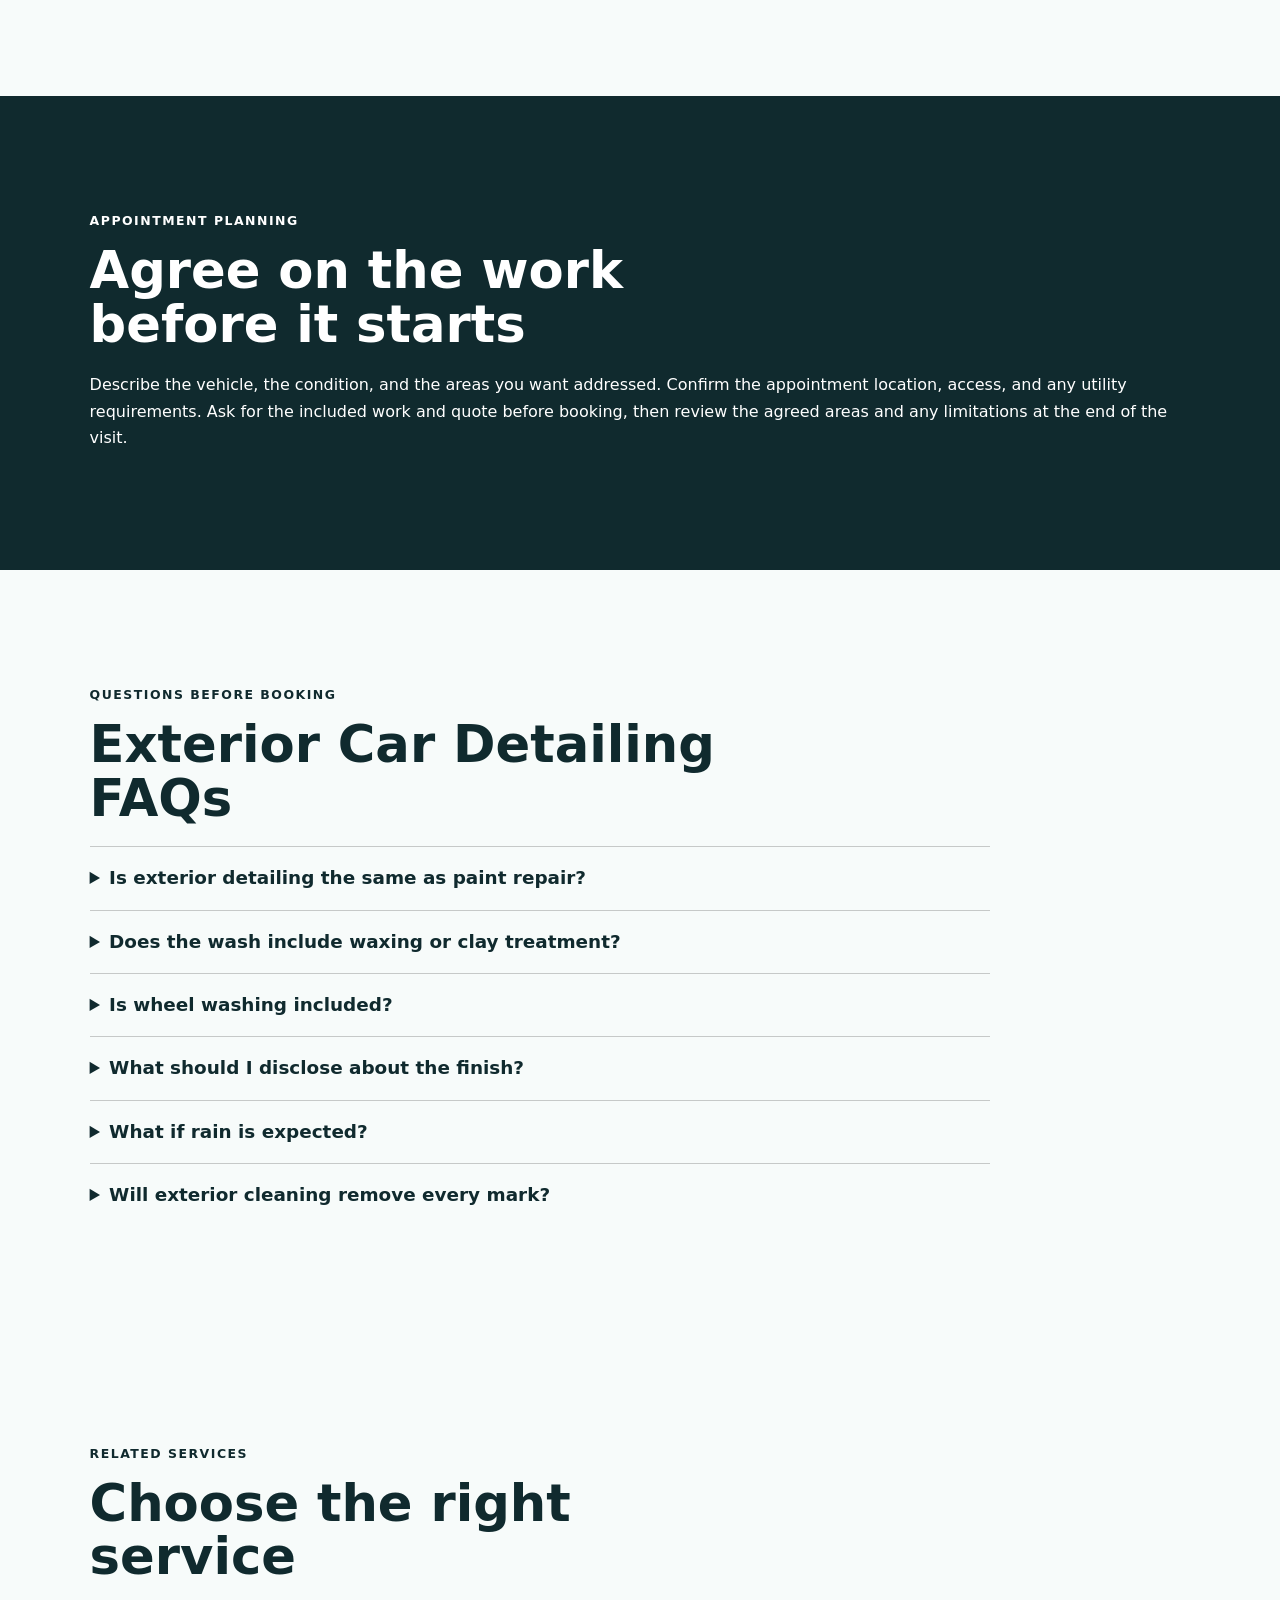
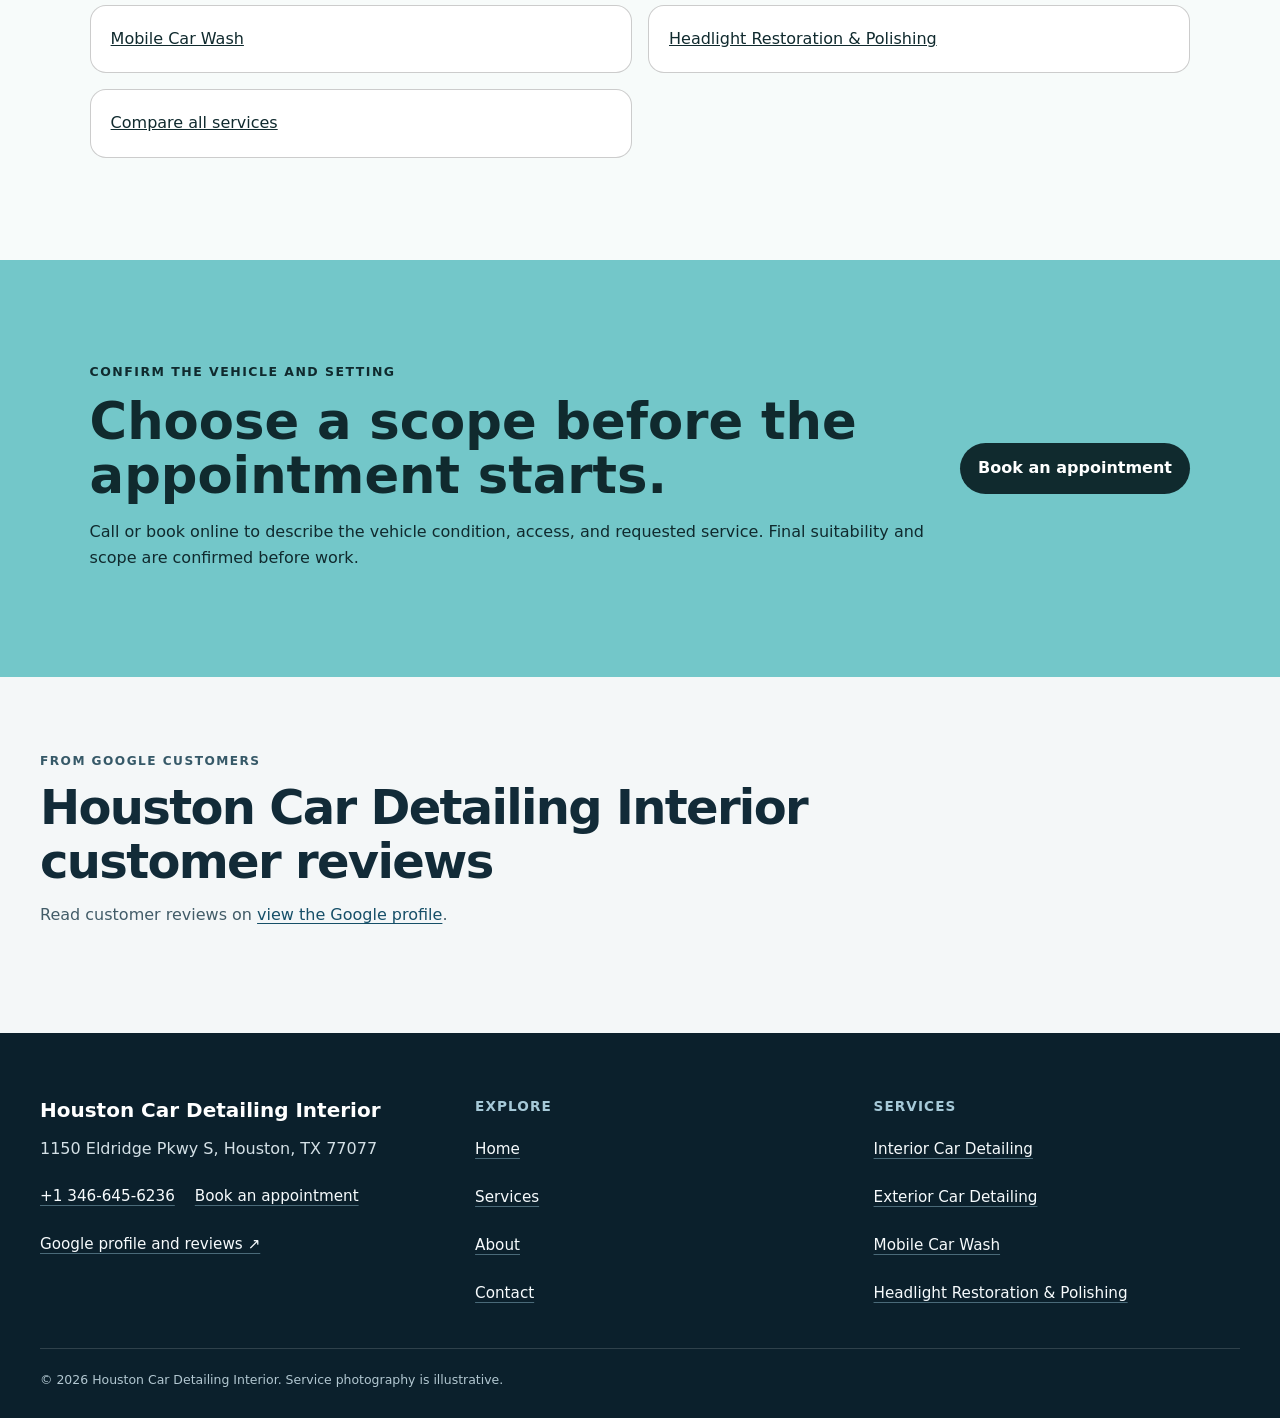
<file: services/exterior-car-detailing/index.html>
<!doctype html>
<html lang="en"><head>
  <meta charset="utf-8"><meta name="viewport" content="width=device-width,initial-scale=1">
  <title>Exterior Car Detailing in Houston, TX | Houston Car Detailing Interior</title>
  <meta name="description" content="Plan exterior car detailing with Houston Car Detailing Interior in Houston: documented scope, vehicle preparation, access checks, and limitations.">
  <meta name="robots" content="index, follow, max-image-preview:large, max-snippet:-1">
  <link rel="canonical" href="https://houstoncardetailinginterior.shop/services/exterior-car-detailing/">
  <meta property="og:type" content="website"><meta property="og:title" content="Exterior Car Detailing in Houston, TX | Houston Car Detailing Interior">
  <meta property="og:description" content="Plan exterior car detailing with Houston Car Detailing Interior in Houston: documented scope, vehicle preparation, access checks, and limitations."><meta property="og:url" content="https://houstoncardetailinginterior.shop/services/exterior-car-detailing/">
  <meta property="og:image" content="https://houstoncardetailinginterior.shop/assets/hero-route.jpg"><meta name="twitter:card" content="summary_large_image">
  <link rel="icon" href="/assets/favicon.svg"><link rel="stylesheet" href="/seo-pages.css"><script type="application/ld+json">{
  "@context": "https://schema.org",
  "@graph": [
    {
      "@type": "BreadcrumbList",
      "@id": "https://houstoncardetailinginterior.shop/services/exterior-car-detailing/#breadcrumb",
      "itemListElement": [
        {
          "@type": "ListItem",
          "position": 1,
          "name": "Home",
          "item": "https://houstoncardetailinginterior.shop/"
        },
        {
          "@type": "ListItem",
          "position": 2,
          "name": "Services",
          "item": "https://houstoncardetailinginterior.shop/services/"
        },
        {
          "@type": "ListItem",
          "position": 3,
          "name": "Exterior Car Detailing",
          "item": "https://houstoncardetailinginterior.shop/services/exterior-car-detailing/"
        }
      ]
    },
    {
      "@type": "WebPage",
      "@id": "https://houstoncardetailinginterior.shop/services/exterior-car-detailing/#webpage",
      "url": "https://houstoncardetailinginterior.shop/services/exterior-car-detailing/",
      "name": "Exterior Car Detailing in Houston, TX | Houston Car Detailing Interior",
      "description": "Plan exterior car detailing with Houston Car Detailing Interior in Houston: documented scope, vehicle preparation, access checks, and limitations.",
      "breadcrumb": {
        "@id": "https://houstoncardetailinginterior.shop/services/exterior-car-detailing/#breadcrumb"
      },
      "isPartOf": {
        "@id": "https://houstoncardetailinginterior.shop/#website"
      },
      "about": {
        "@id": "https://houstoncardetailinginterior.shop/#business"
      }
    },
    {
      "@type": "Service",
      "@id": "https://houstoncardetailinginterior.shop/services/exterior-car-detailing/#service",
      "name": "Exterior Car Detailing",
      "serviceType": "exterior car detailing",
      "url": "https://houstoncardetailinginterior.shop/services/exterior-car-detailing/",
      "description": "Exterior car detailing begins with the visible outside surfaces of the vehicle and may combine a full-body wash with wheel washing and other documented appearance-care add-ons.",
      "provider": {
        "@id": "https://houstoncardetailinginterior.shop/#business"
      },
      "areaServed": {
        "@type": "City",
        "name": "Houston"
      }
    },
    {
      "@type": "ImageObject",
      "@id": "https://houstoncardetailinginterior.shop/services/exterior-car-detailing/#primaryimage",
      "contentUrl": "https://houstoncardetailinginterior.shop/assets/hero-route.jpg",
      "caption": "Illustrative detailing artwork for Houston Car Detailing Interior",
      "representativeOfPage": true
    }
  ]
}</script>
<link rel="stylesheet" href="/portfolio-components.css">
</head><body style="--pilot-accent:#73c7c9;--pilot-dark:#102a2e;--pilot-paper:#f7fbfa">
<a class="skip-link" href="#content">Skip to content</a>
<header class="pilot-header"><a class="pilot-brand" href="/"><img src="/assets/hero-route.jpg" width="48" height="48" alt=""><span>Houston Car Detailing Interior</span></a>
<nav aria-label="Primary navigation"><a href="/services/">Services</a><a href="/about/">About</a><a href="/contact/">Contact</a><a class="pilot-call" href="tel:+13466456236">Call</a></nav></header>
<main id="content"><section class="pilot-hero"><div><p class="eyebrow">Exterior care</p><h1>Exterior Car Detailing in Houston, TX</h1><p class="pilot-answer">Exterior car detailing starts with the condition of the bodywork, wheels, glass, and other visible surfaces. A wash and agreed appearance care can refresh the vehicle; paint repair and specialist treatments need a separate discussion.</p><p class="pilot-proof">The service menu includes a full body wash, wheel washing, and exhaust tip polishing. Waxing and clay bar treatment are separate choices to discuss.</p></div><img alt="Illustrative detailing artwork for Houston Car Detailing Interior" fetchpriority="high" height="720" src="/assets/hero-route.jpg" width="960"/></section>
<nav aria-label="Breadcrumb" class="breadcrumbs"><a href="/">Home</a><span>›</span><a href="/services/">Services</a><span>›</span><span>Exterior Car Detailing</span></nav>
<section class="pilot-section pilot-grid"><div><p class="eyebrow">The service</p><h2>What to discuss before booking</h2><p>Houston Car Detailing Interior lists Full body wash, Wheel washing, and Exhaust tip polishing. Confirm which of these services belong in your appointment and whether the vehicle is suitable.</p><ul class="checklist"><li>A full-body wash for ordinary exterior dust, road film, and surface grime within the agreed scope.</li><li>Wheel washing when it is selected for the appointment.</li><li>Discussion of exhaust-tip polishing where that separately listed service fits the request.</li><li>A check on whether waxing, clay treatment, or headlight work should be booked as an additional service.</li></ul></div><aside><h2>When this service fits</h2><p>Choose exterior detailing when the outside of the vehicle needs more attention than the cabin. Describe the panels, wheels, or other areas that concern you and whether the goal is routine cleaning or a separate appearance treatment. A wash, wax, clay treatment, and paint repair are different services; naming the result you want helps keep the quote clear.</p></aside></section>
<section class="pilot-section"><p class="eyebrow">A useful first decision</p><h2>Make wheel concerns specific</h2><p>Tell the business whether the priority is ordinary wheel dirt, a hard-to-reach design, or a persistent mark. Wheel washing is listed on the menu, but damaged finishes and bonded deposits should be identified separately. Ask whether the quoted exterior appointment includes the wheels and which areas can be reached. This keeps a focused wheel request from becoming an assumed restoration promise.</p></section><section class="pilot-section tone"><h2>Report coatings, films, and delicate trim</h2><p>Before washing or adding a treatment, identify any paint-protection film, wrap, coating, decals, loose edge, or fragile component you know about. Share available care instructions and previous product history. The condition of the actual vehicle matters more than a universal wash routine. Confirm a suitable scope before work begins and point out any area that should be left untouched.</p></section>
<section class="pilot-section pilot-grid"><div><p class="eyebrow">Before the visit</p><h2>Prepare the vehicle and location</h2><p>Point out loose trim, damaged paint, existing scratches, films, coatings, decals, and previous repair work before the method is agreed. Do not assume the same treatment suits every finish.</p><p>Confirm the appointment location, permission to work there, space around the vehicle, and any water or runoff restrictions. Ask what preparation and utilities are needed rather than assuming a particular mobile setup.</p></div><aside><h2>Know the limits</h2><p>Washing addresses surface dirt; it does not repair scratches, dents, chips, failed clear coat, or damaged coatings. Wax and clay treatment are separate menu items and should not be described as ceramic coating or permanent protection. Paint repair and window tinting need their own scope and suitability discussion.</p></aside></section>
<section class="pilot-section tone"><p class="eyebrow">Appointment planning</p><h2>Agree on the work before it starts</h2><p>Describe the vehicle, the condition, and the areas you want addressed. Confirm the appointment location, access, and any utility requirements. Ask for the included work and quote before booking, then review the agreed areas and any limitations at the end of the visit.</p></section>
<section class="pilot-section"><p class="eyebrow">Questions before booking</p><h2>Exterior Car Detailing FAQs</h2><div class="faq-list"><details><summary>Is exterior detailing the same as paint repair?</summary><p>No. Cleaning addresses surface dirt and the agreed appearance care. Scratches, chips, dents, and damaged paint require a separate assessment; a wash should not be presented as a repair.</p></details><details><summary>Does the wash include waxing or clay treatment?</summary><p>Waxing and clay bar treatment are listed separately. Confirm whether either is included in the quote and whether it is suitable for the vehicle before the appointment.</p></details><details><summary>Is wheel washing included?</summary><p>Wheel washing is on the menu, but the included areas depend on the appointment you book. Ask for it explicitly if wheels are a priority.</p></details><details><summary>What should I disclose about the finish?</summary><p>Mention known coatings, wraps, films, decals, loose trim, paint damage, and previous repair. Share any care instructions so suitability can be discussed before a method is chosen.</p></details><details><summary>What if rain is expected?</summary><p>Discuss the location and weather before the visit. Conditions may require a different time or suitable setting; confirm the plan directly instead of assuming every location works in every forecast.</p></details><details><summary>Will exterior cleaning remove every mark?</summary><p>No. Some marks are bonded contamination, staining, or damage rather than loose soil. Describe persistent marks before booking so the likely scope and limitations can be assessed.</p></details></div></section>
<section class="pilot-section related"><p class="eyebrow">Related services</p><h2>Choose the right service</h2><div class="related-links"><a href="/services/mobile-car-wash/">Mobile Car Wash</a><a href="/services/headlight-restoration/">Headlight Restoration &amp; Polishing</a><a href="/services/">Compare all services</a></div></section>
<section class="pilot-cta"><div><p class="eyebrow">Confirm the vehicle and setting</p><h2>Choose a scope before the appointment starts.</h2><p>Call or book online to describe the vehicle condition, access, and requested service. Final suitability and scope are confirmed before work.</p></div><a class="pilot-button" href="/scheduling">Book an appointment</a></section>
<!-- PORTFOLIO-REVIEWS:START --><section class="portfolio-reviews" aria-labelledby="portfolio-reviews-title"><div class="portfolio-reviews__heading"><div><p class="portfolio-reviews__kicker">From Google customers</p><h2 id="portfolio-reviews-title">Houston Car Detailing Interior customer reviews</h2><p class="portfolio-reviews__intro">Read customer reviews on <a href="https://www.google.com/maps?cid=9572374286178744660" target="_blank" rel="noopener noreferrer">view the Google profile</a>.</p></div></div></section><!-- PORTFOLIO-REVIEWS:END -->
</main><footer class="portfolio-footer"><div class="portfolio-footer__grid"><div><strong class="portfolio-footer__name">Houston Car Detailing Interior</strong><address>1150 Eldridge Pkwy S, Houston, TX 77077</address><div class="portfolio-footer__contact"><a href="tel:+13466456236">+1 346-645-6236</a><a href="/scheduling">Book an appointment</a></div><a href="https://www.google.com/maps?cid=9572374286178744660" target="_blank" rel="noopener noreferrer">Google profile and reviews ↗</a></div><div><h2>Explore</h2><nav aria-label="Footer navigation"><a href="/">Home</a><a href="/services/">Services</a><a href="/about/">About</a><a href="/contact/">Contact</a></nav></div><div><h2>Services</h2><nav aria-label="Service pages"><a href="/services/interior-car-detailing/">Interior Car Detailing</a><a href="/services/exterior-car-detailing/">Exterior Car Detailing</a><a href="/services/mobile-car-wash/">Mobile Car Wash</a><a href="/services/headlight-restoration/">Headlight Restoration &amp; Polishing</a></nav></div></div><p class="portfolio-footer__bottom">© <span id="year">2026</span> Houston Car Detailing Interior. Service photography is illustrative.</p></footer>
<script src="/portfolio-components.js" defer></script>
</body></html>
</file>
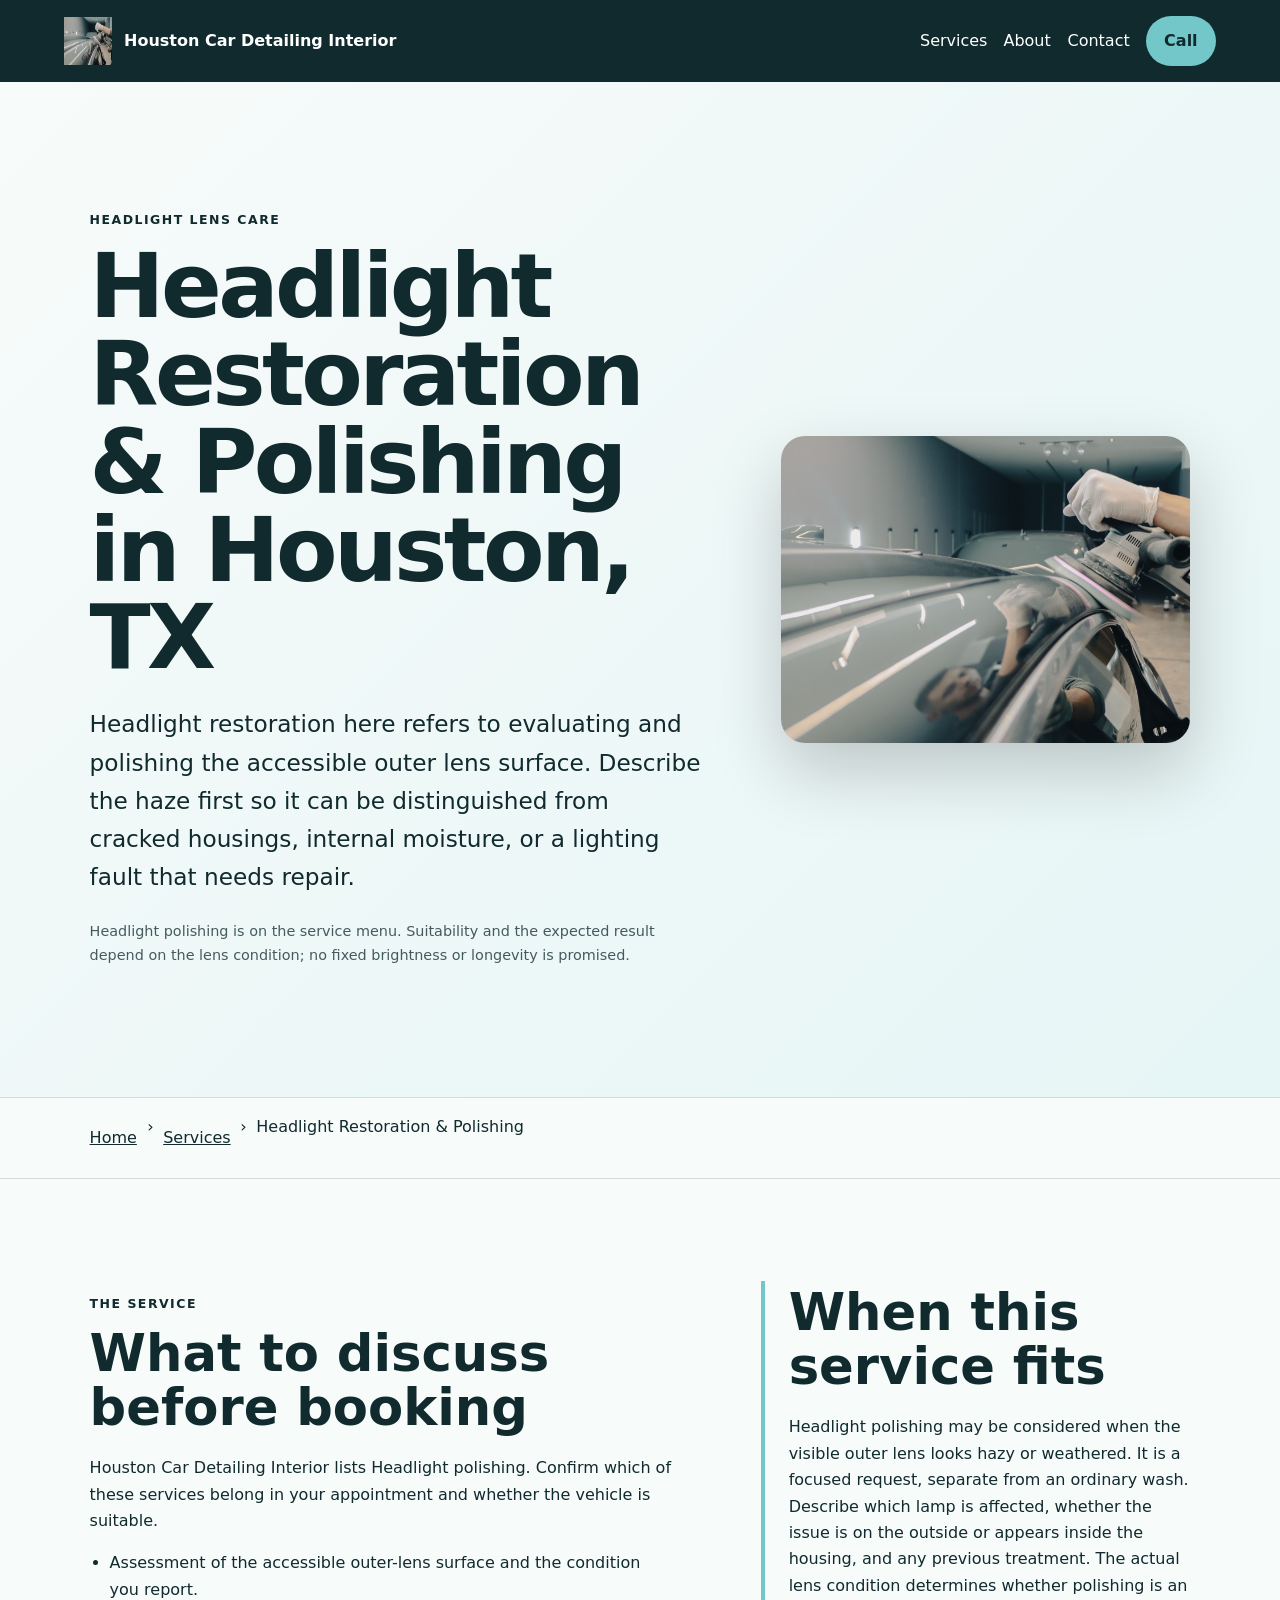
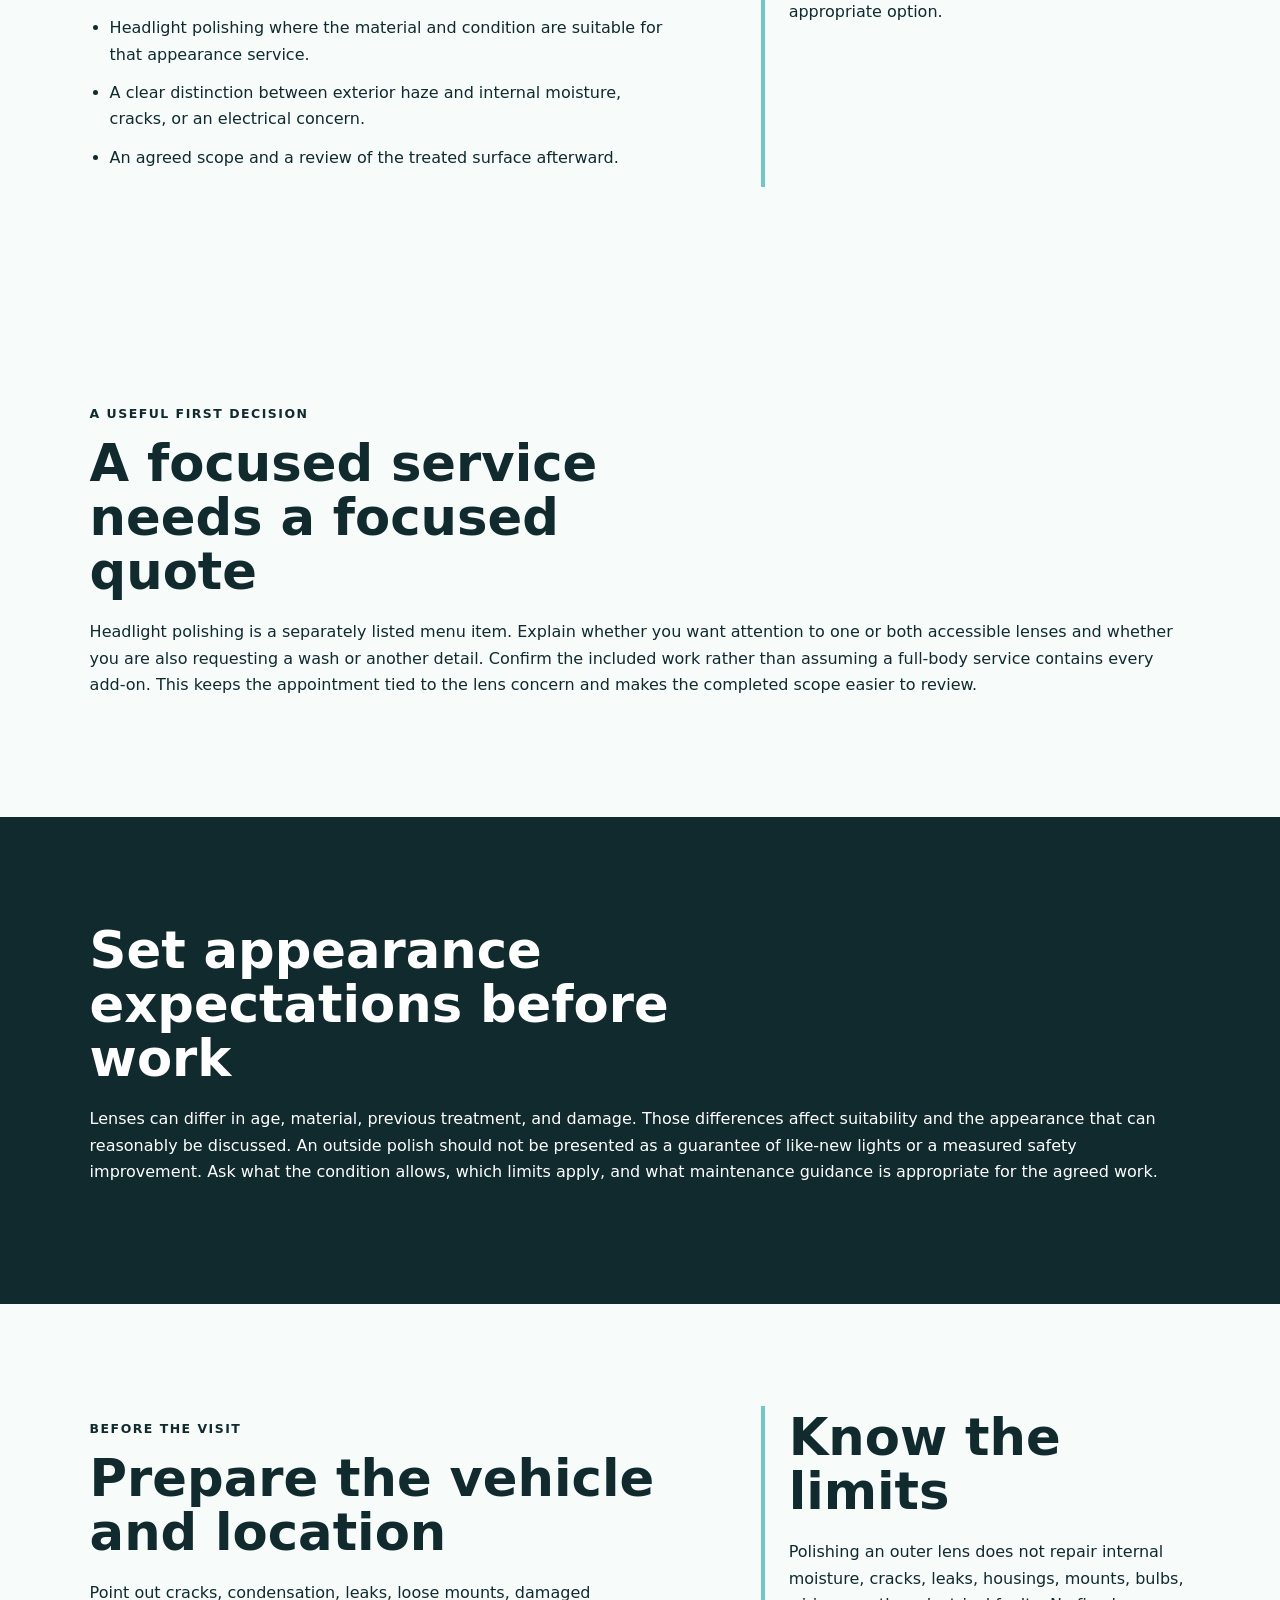
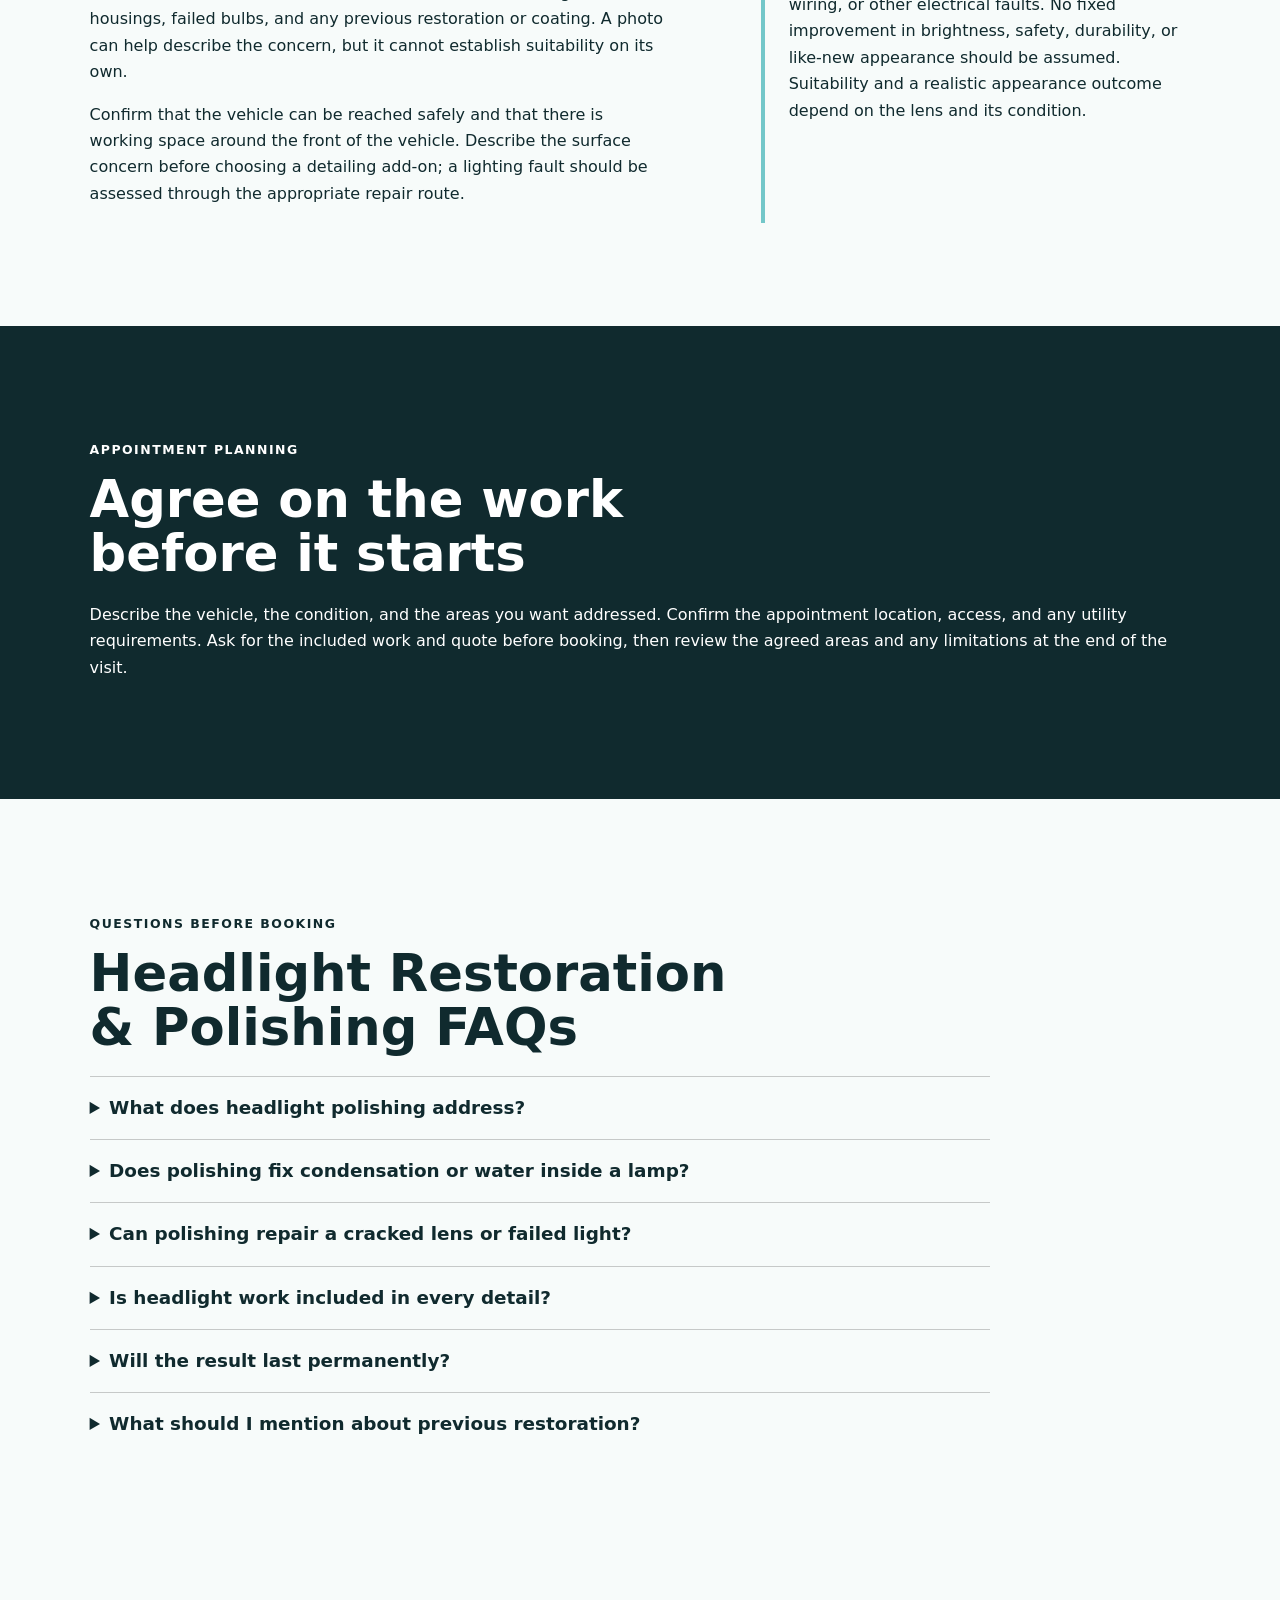
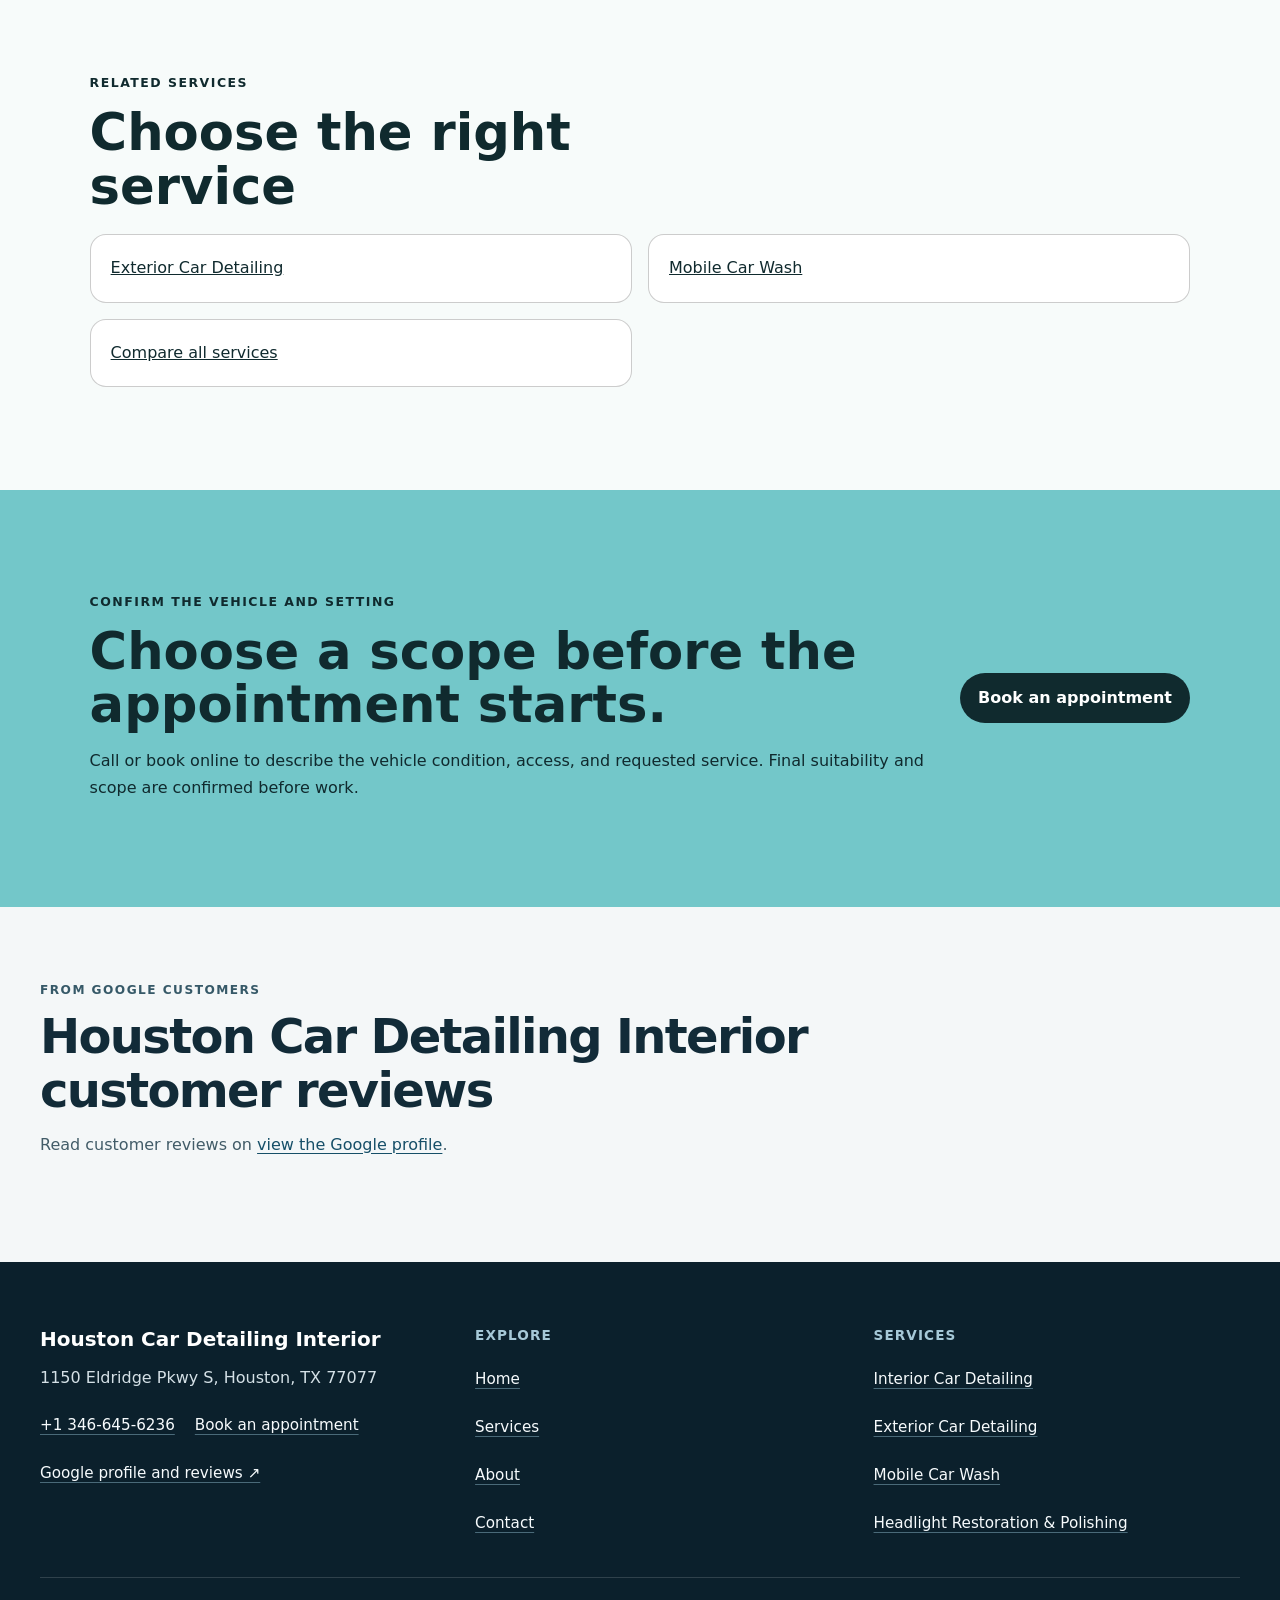
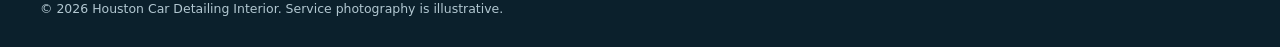
<file: services/headlight-restoration/index.html>
<!doctype html>
<html lang="en"><head>
  <meta charset="utf-8"><meta name="viewport" content="width=device-width,initial-scale=1">
  <title>Headlight Restoration &amp; Polishing in Houston, TX | Houston Car Detailing Interior</title>
  <meta name="description" content="Plan headlight restoration and polishing with Houston Car Detailing Interior in Houston: documented scope, vehicle preparation, access checks, and limitations.">
  <meta name="robots" content="index, follow, max-image-preview:large, max-snippet:-1">
  <link rel="canonical" href="https://houstoncardetailinginterior.shop/services/headlight-restoration/">
  <meta property="og:type" content="website"><meta property="og:title" content="Headlight Restoration &amp; Polishing in Houston, TX | Houston Car Detailing Interior">
  <meta property="og:description" content="Plan headlight restoration and polishing with Houston Car Detailing Interior in Houston: documented scope, vehicle preparation, access checks, and limitations."><meta property="og:url" content="https://houstoncardetailinginterior.shop/services/headlight-restoration/">
  <meta property="og:image" content="https://houstoncardetailinginterior.shop/assets/hero-route.jpg"><meta name="twitter:card" content="summary_large_image">
  <link rel="icon" href="/assets/favicon.svg"><link rel="stylesheet" href="/seo-pages.css"><script type="application/ld+json">{
  "@context": "https://schema.org",
  "@graph": [
    {
      "@type": "BreadcrumbList",
      "@id": "https://houstoncardetailinginterior.shop/services/headlight-restoration/#breadcrumb",
      "itemListElement": [
        {
          "@type": "ListItem",
          "position": 1,
          "name": "Home",
          "item": "https://houstoncardetailinginterior.shop/"
        },
        {
          "@type": "ListItem",
          "position": 2,
          "name": "Services",
          "item": "https://houstoncardetailinginterior.shop/services/"
        },
        {
          "@type": "ListItem",
          "position": 3,
          "name": "Headlight Restoration & Polishing",
          "item": "https://houstoncardetailinginterior.shop/services/headlight-restoration/"
        }
      ]
    },
    {
      "@type": "WebPage",
      "@id": "https://houstoncardetailinginterior.shop/services/headlight-restoration/#webpage",
      "url": "https://houstoncardetailinginterior.shop/services/headlight-restoration/",
      "name": "Headlight Restoration & Polishing in Houston, TX | Houston Car Detailing Interior",
      "description": "Plan headlight restoration and polishing with Houston Car Detailing Interior in Houston: documented scope, vehicle preparation, access checks, and limitations.",
      "breadcrumb": {
        "@id": "https://houstoncardetailinginterior.shop/services/headlight-restoration/#breadcrumb"
      },
      "isPartOf": {
        "@id": "https://houstoncardetailinginterior.shop/#website"
      },
      "about": {
        "@id": "https://houstoncardetailinginterior.shop/#business"
      }
    },
    {
      "@type": "Service",
      "@id": "https://houstoncardetailinginterior.shop/services/headlight-restoration/#service",
      "name": "Headlight Restoration & Polishing",
      "serviceType": "headlight restoration and polishing",
      "url": "https://houstoncardetailinginterior.shop/services/headlight-restoration/",
      "description": "Headlight polishing is a focused appearance service for suitable exterior lens surfaces; it is assessed separately from a full wash or complete detail.",
      "provider": {
        "@id": "https://houstoncardetailinginterior.shop/#business"
      },
      "areaServed": {
        "@type": "City",
        "name": "Houston"
      }
    },
    {
      "@type": "ImageObject",
      "@id": "https://houstoncardetailinginterior.shop/services/headlight-restoration/#primaryimage",
      "contentUrl": "https://houstoncardetailinginterior.shop/assets/hero-route.jpg",
      "caption": "Illustrative detailing artwork for Houston Car Detailing Interior",
      "representativeOfPage": true
    }
  ]
}</script>
<link rel="stylesheet" href="/portfolio-components.css">
</head><body style="--pilot-accent:#73c7c9;--pilot-dark:#102a2e;--pilot-paper:#f7fbfa">
<a class="skip-link" href="#content">Skip to content</a>
<header class="pilot-header"><a class="pilot-brand" href="/"><img src="/assets/hero-route.jpg" width="48" height="48" alt=""><span>Houston Car Detailing Interior</span></a>
<nav aria-label="Primary navigation"><a href="/services/">Services</a><a href="/about/">About</a><a href="/contact/">Contact</a><a class="pilot-call" href="tel:+13466456236">Call</a></nav></header>
<main id="content"><section class="pilot-hero"><div><p class="eyebrow">Headlight lens care</p><h1>Headlight Restoration &amp; Polishing in Houston, TX</h1><p class="pilot-answer">Headlight restoration here refers to evaluating and polishing the accessible outer lens surface. Describe the haze first so it can be distinguished from cracked housings, internal moisture, or a lighting fault that needs repair.</p><p class="pilot-proof">Headlight polishing is on the service menu. Suitability and the expected result depend on the lens condition; no fixed brightness or longevity is promised.</p></div><img alt="Illustrative detailing artwork for Houston Car Detailing Interior" fetchpriority="high" height="720" src="/assets/hero-route.jpg" width="960"/></section>
<nav aria-label="Breadcrumb" class="breadcrumbs"><a href="/">Home</a><span>›</span><a href="/services/">Services</a><span>›</span><span>Headlight Restoration &amp; Polishing</span></nav>
<section class="pilot-section pilot-grid"><div><p class="eyebrow">The service</p><h2>What to discuss before booking</h2><p>Houston Car Detailing Interior lists Headlight polishing. Confirm which of these services belong in your appointment and whether the vehicle is suitable.</p><ul class="checklist"><li>Assessment of the accessible outer-lens surface and the condition you report.</li><li>Headlight polishing where the material and condition are suitable for that appearance service.</li><li>A clear distinction between exterior haze and internal moisture, cracks, or an electrical concern.</li><li>An agreed scope and a review of the treated surface afterward.</li></ul></div><aside><h2>When this service fits</h2><p>Headlight polishing may be considered when the visible outer lens looks hazy or weathered. It is a focused request, separate from an ordinary wash. Describe which lamp is affected, whether the issue is on the outside or appears inside the housing, and any previous treatment. The actual lens condition determines whether polishing is an appropriate option.</p></aside></section>
<section class="pilot-section"><p class="eyebrow">A useful first decision</p><h2>A focused service needs a focused quote</h2><p>Headlight polishing is a separately listed menu item. Explain whether you want attention to one or both accessible lenses and whether you are also requesting a wash or another detail. Confirm the included work rather than assuming a full-body service contains every add-on. This keeps the appointment tied to the lens concern and makes the completed scope easier to review.</p></section><section class="pilot-section tone"><h2>Set appearance expectations before work</h2><p>Lenses can differ in age, material, previous treatment, and damage. Those differences affect suitability and the appearance that can reasonably be discussed. An outside polish should not be presented as a guarantee of like-new lights or a measured safety improvement. Ask what the condition allows, which limits apply, and what maintenance guidance is appropriate for the agreed work.</p></section>
<section class="pilot-section pilot-grid"><div><p class="eyebrow">Before the visit</p><h2>Prepare the vehicle and location</h2><p>Point out cracks, condensation, leaks, loose mounts, damaged housings, failed bulbs, and any previous restoration or coating. A photo can help describe the concern, but it cannot establish suitability on its own.</p><p>Confirm that the vehicle can be reached safely and that there is working space around the front of the vehicle. Describe the surface concern before choosing a detailing add-on; a lighting fault should be assessed through the appropriate repair route.</p></div><aside><h2>Know the limits</h2><p>Polishing an outer lens does not repair internal moisture, cracks, leaks, housings, mounts, bulbs, wiring, or other electrical faults. No fixed improvement in brightness, safety, durability, or like-new appearance should be assumed. Suitability and a realistic appearance outcome depend on the lens and its condition.</p></aside></section>
<section class="pilot-section tone"><p class="eyebrow">Appointment planning</p><h2>Agree on the work before it starts</h2><p>Describe the vehicle, the condition, and the areas you want addressed. Confirm the appointment location, access, and any utility requirements. Ask for the included work and quote before booking, then review the agreed areas and any limitations at the end of the visit.</p></section>
<section class="pilot-section"><p class="eyebrow">Questions before booking</p><h2>Headlight Restoration &amp; Polishing FAQs</h2><div class="faq-list"><details><summary>What does headlight polishing address?</summary><p>It is an appearance service for suitable outer-lens surfaces. Exterior haze can be assessed for polishing, but the actual material and condition must be reviewed before work is agreed.</p></details><details><summary>Does polishing fix condensation or water inside a lamp?</summary><p>No. An exterior polish does not fix internal moisture, a leak, or a damaged housing. Describe those signs before booking so a different repair need is not mistaken for surface haze.</p></details><details><summary>Can polishing repair a cracked lens or failed light?</summary><p>No. Cracks, loose mounts, failed bulbs, wiring faults, and similar damage are different repair paths. Headlight polishing should not be represented as a substitute.</p></details><details><summary>Is headlight work included in every detail?</summary><p>No. It is separately listed on the menu. Confirm whether it is part of your quote and whether one or both lenses are being considered.</p></details><details><summary>Will the result last permanently?</summary><p>No fixed lifetime should be assumed. Lens condition, prior treatment, and the agreed work affect expectations. Ask about the intended result and any aftercare without relying on a permanence guarantee.</p></details><details><summary>What should I mention about previous restoration?</summary><p>Share any known polishing, coating, film, tint, impact, or repair around the lamp. That history helps with the suitability discussion.</p></details></div></section>
<section class="pilot-section related"><p class="eyebrow">Related services</p><h2>Choose the right service</h2><div class="related-links"><a href="/services/exterior-car-detailing/">Exterior Car Detailing</a><a href="/services/mobile-car-wash/">Mobile Car Wash</a><a href="/services/">Compare all services</a></div></section>
<section class="pilot-cta"><div><p class="eyebrow">Confirm the vehicle and setting</p><h2>Choose a scope before the appointment starts.</h2><p>Call or book online to describe the vehicle condition, access, and requested service. Final suitability and scope are confirmed before work.</p></div><a class="pilot-button" href="/scheduling">Book an appointment</a></section>
<!-- PORTFOLIO-REVIEWS:START --><section class="portfolio-reviews" aria-labelledby="portfolio-reviews-title"><div class="portfolio-reviews__heading"><div><p class="portfolio-reviews__kicker">From Google customers</p><h2 id="portfolio-reviews-title">Houston Car Detailing Interior customer reviews</h2><p class="portfolio-reviews__intro">Read customer reviews on <a href="https://www.google.com/maps?cid=9572374286178744660" target="_blank" rel="noopener noreferrer">view the Google profile</a>.</p></div></div></section><!-- PORTFOLIO-REVIEWS:END -->
</main><footer class="portfolio-footer"><div class="portfolio-footer__grid"><div><strong class="portfolio-footer__name">Houston Car Detailing Interior</strong><address>1150 Eldridge Pkwy S, Houston, TX 77077</address><div class="portfolio-footer__contact"><a href="tel:+13466456236">+1 346-645-6236</a><a href="/scheduling">Book an appointment</a></div><a href="https://www.google.com/maps?cid=9572374286178744660" target="_blank" rel="noopener noreferrer">Google profile and reviews ↗</a></div><div><h2>Explore</h2><nav aria-label="Footer navigation"><a href="/">Home</a><a href="/services/">Services</a><a href="/about/">About</a><a href="/contact/">Contact</a></nav></div><div><h2>Services</h2><nav aria-label="Service pages"><a href="/services/interior-car-detailing/">Interior Car Detailing</a><a href="/services/exterior-car-detailing/">Exterior Car Detailing</a><a href="/services/mobile-car-wash/">Mobile Car Wash</a><a href="/services/headlight-restoration/">Headlight Restoration &amp; Polishing</a></nav></div></div><p class="portfolio-footer__bottom">© <span id="year">2026</span> Houston Car Detailing Interior. Service photography is illustrative.</p></footer>
<script src="/portfolio-components.js" defer></script>
</body></html>
</file>
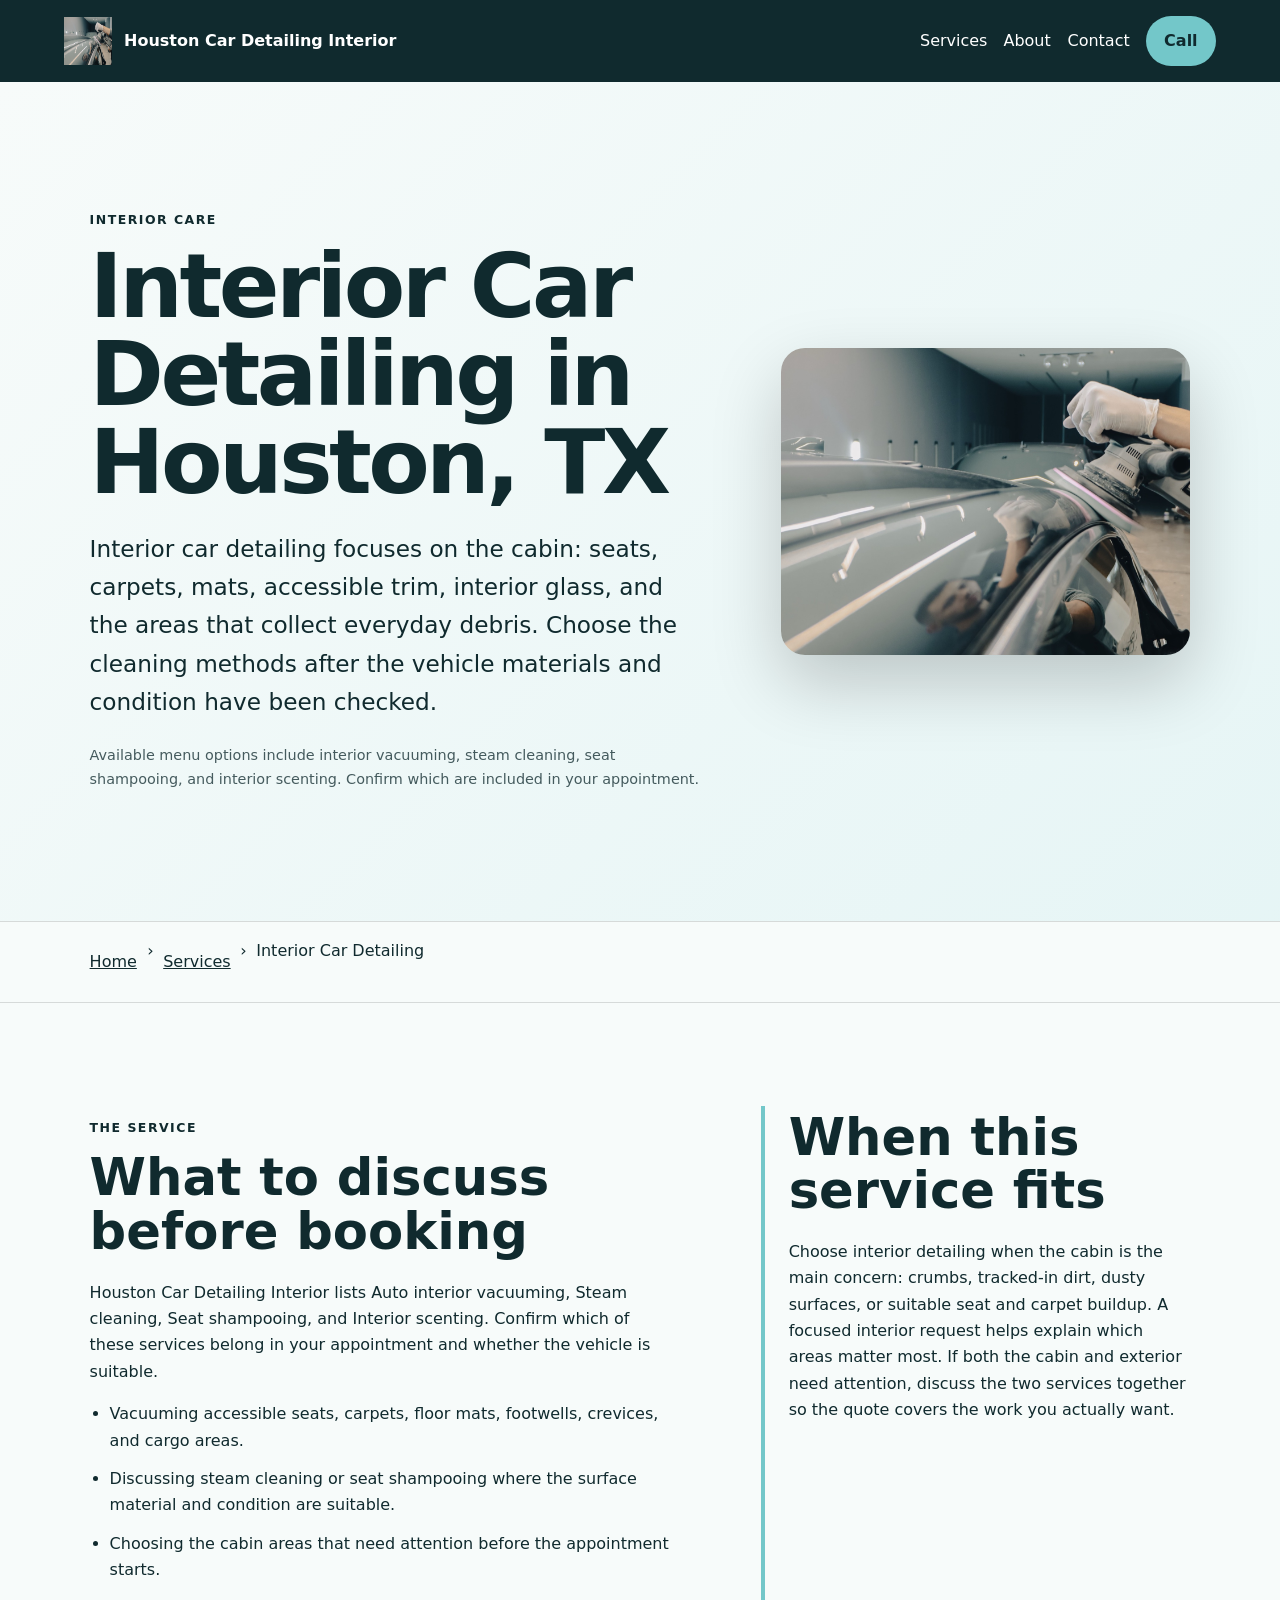
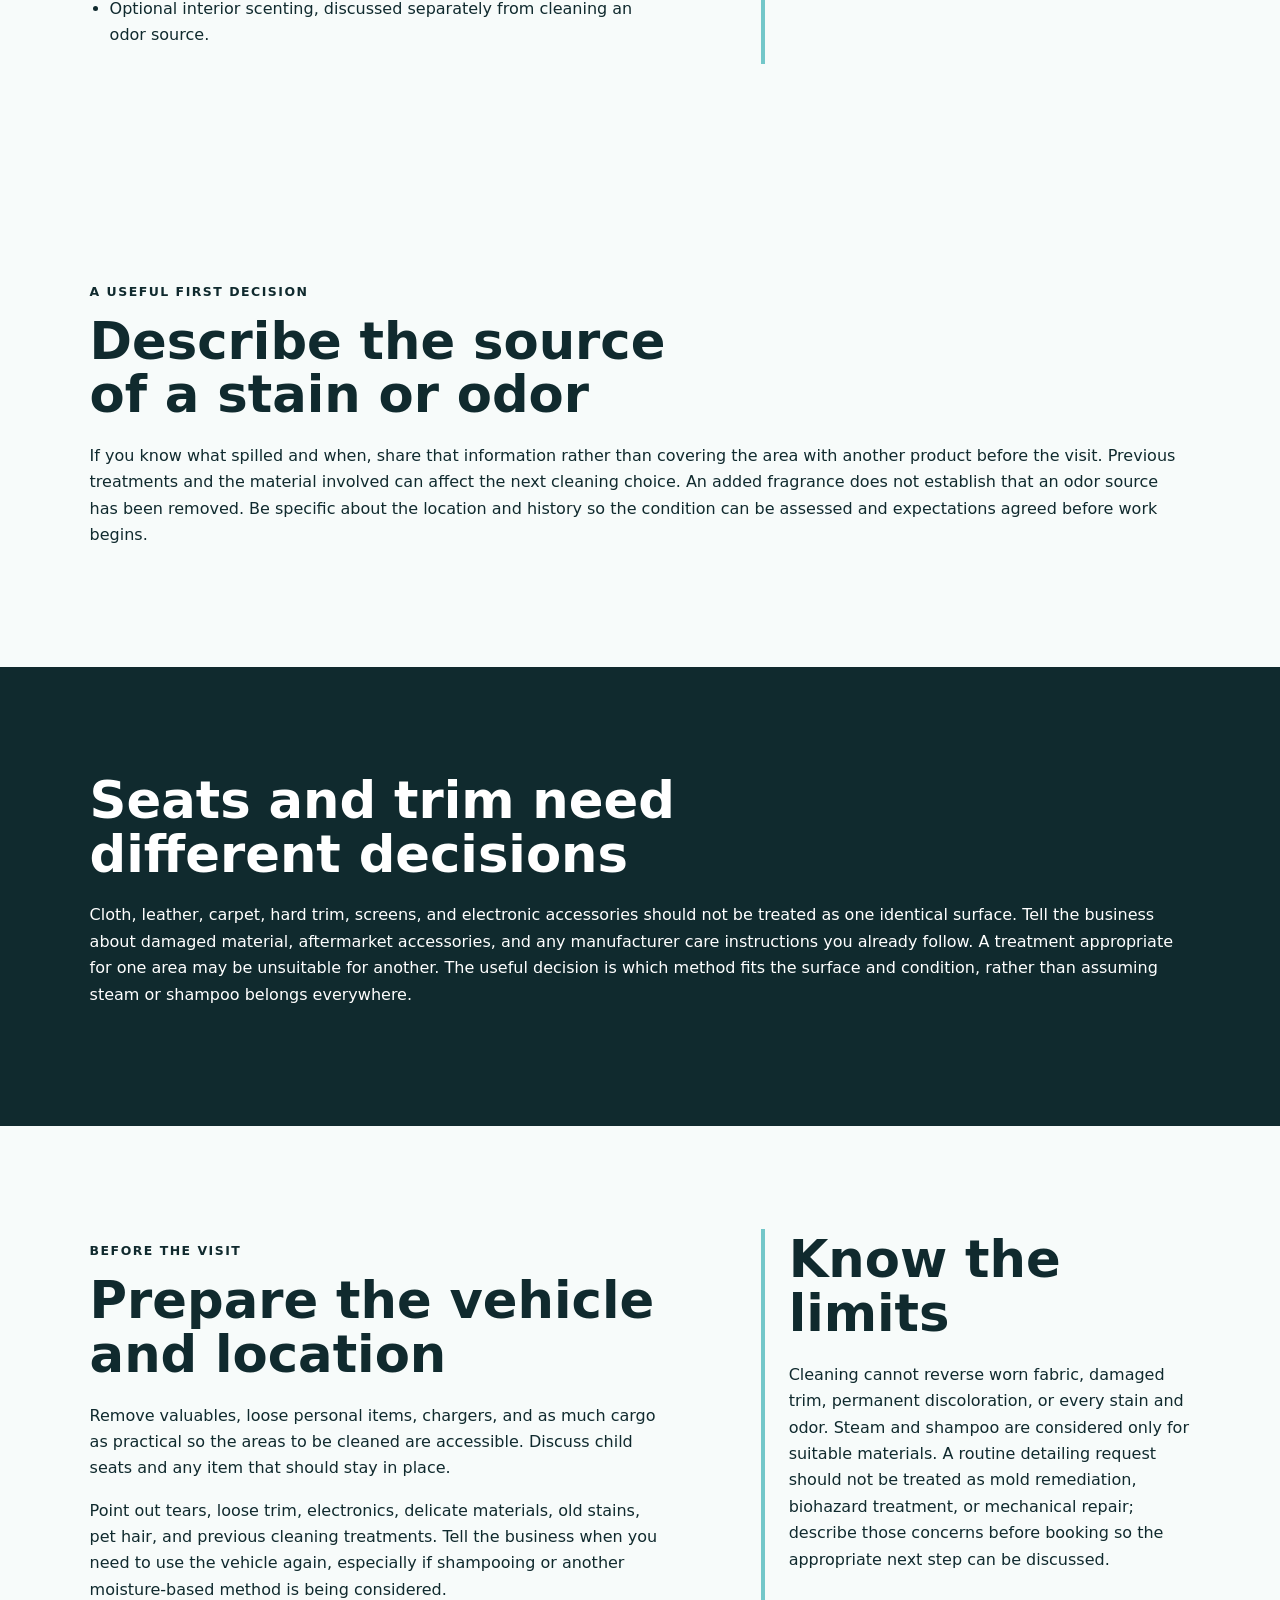
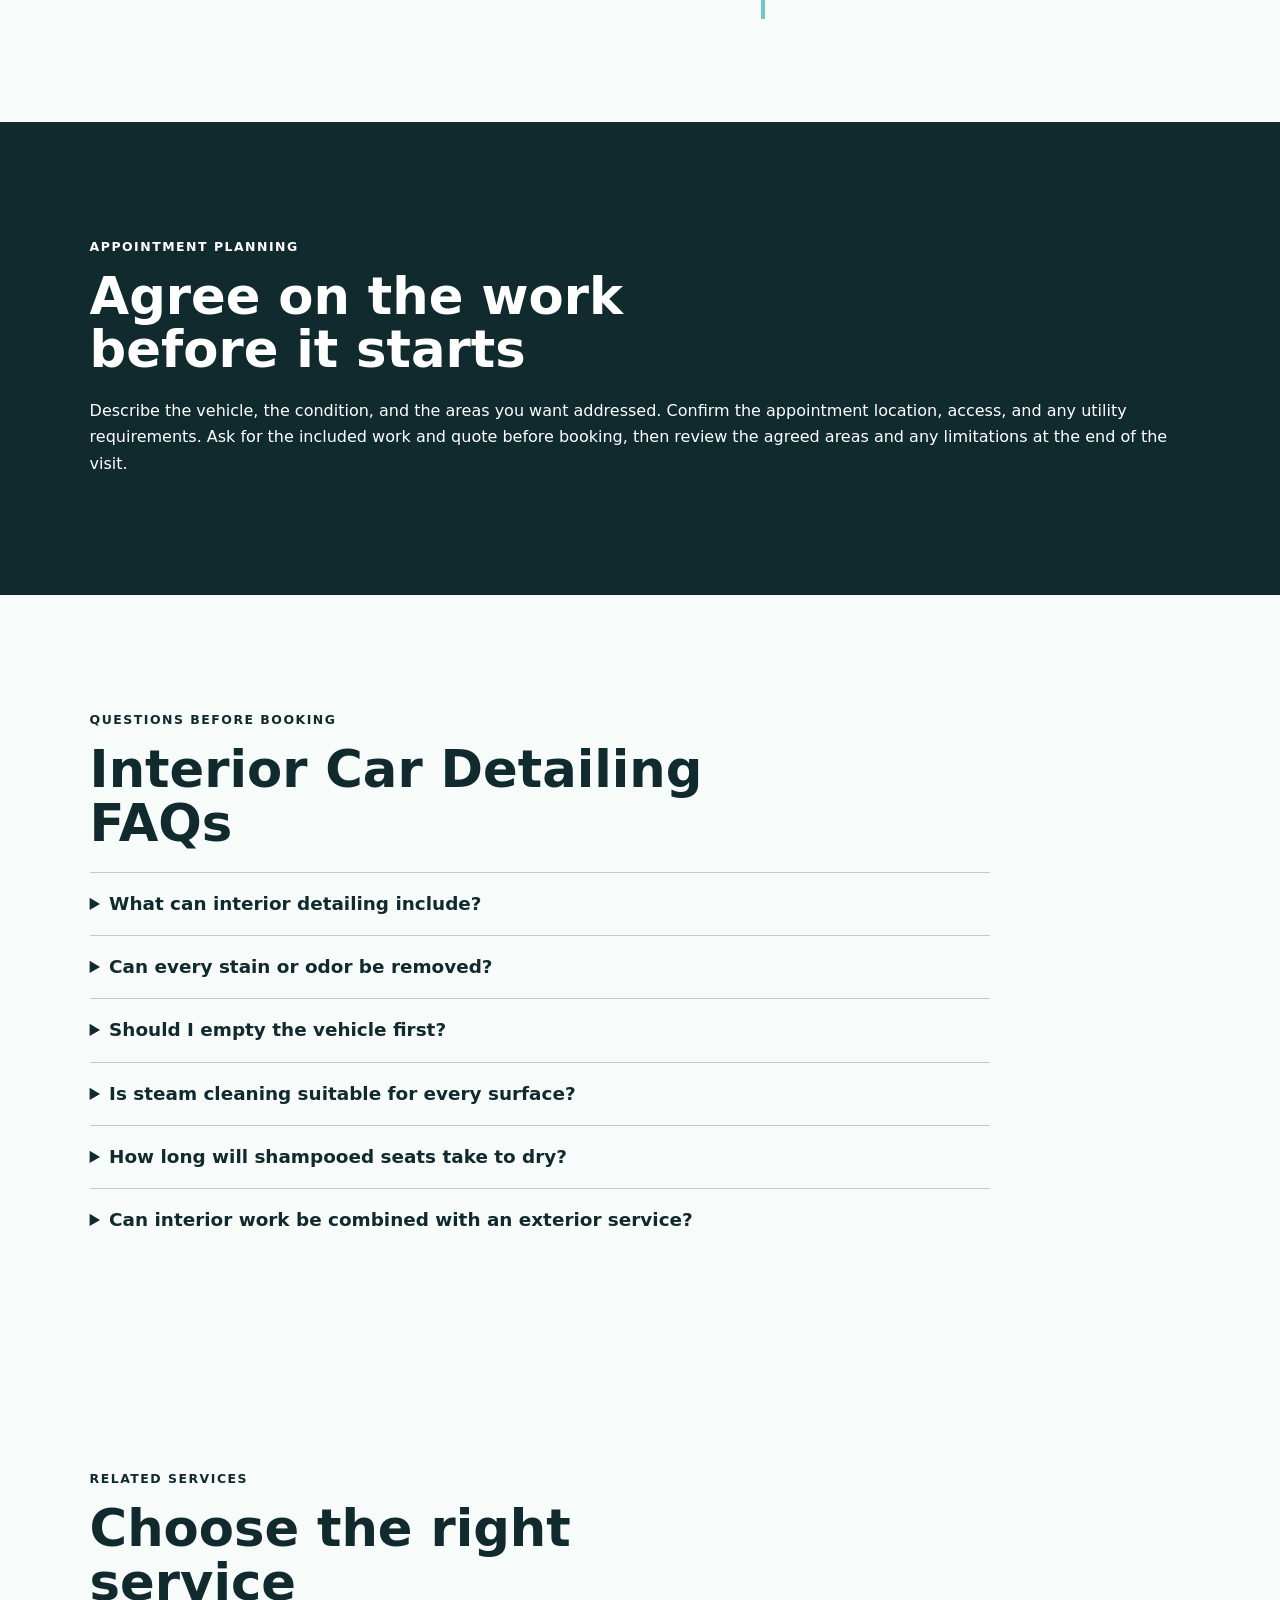
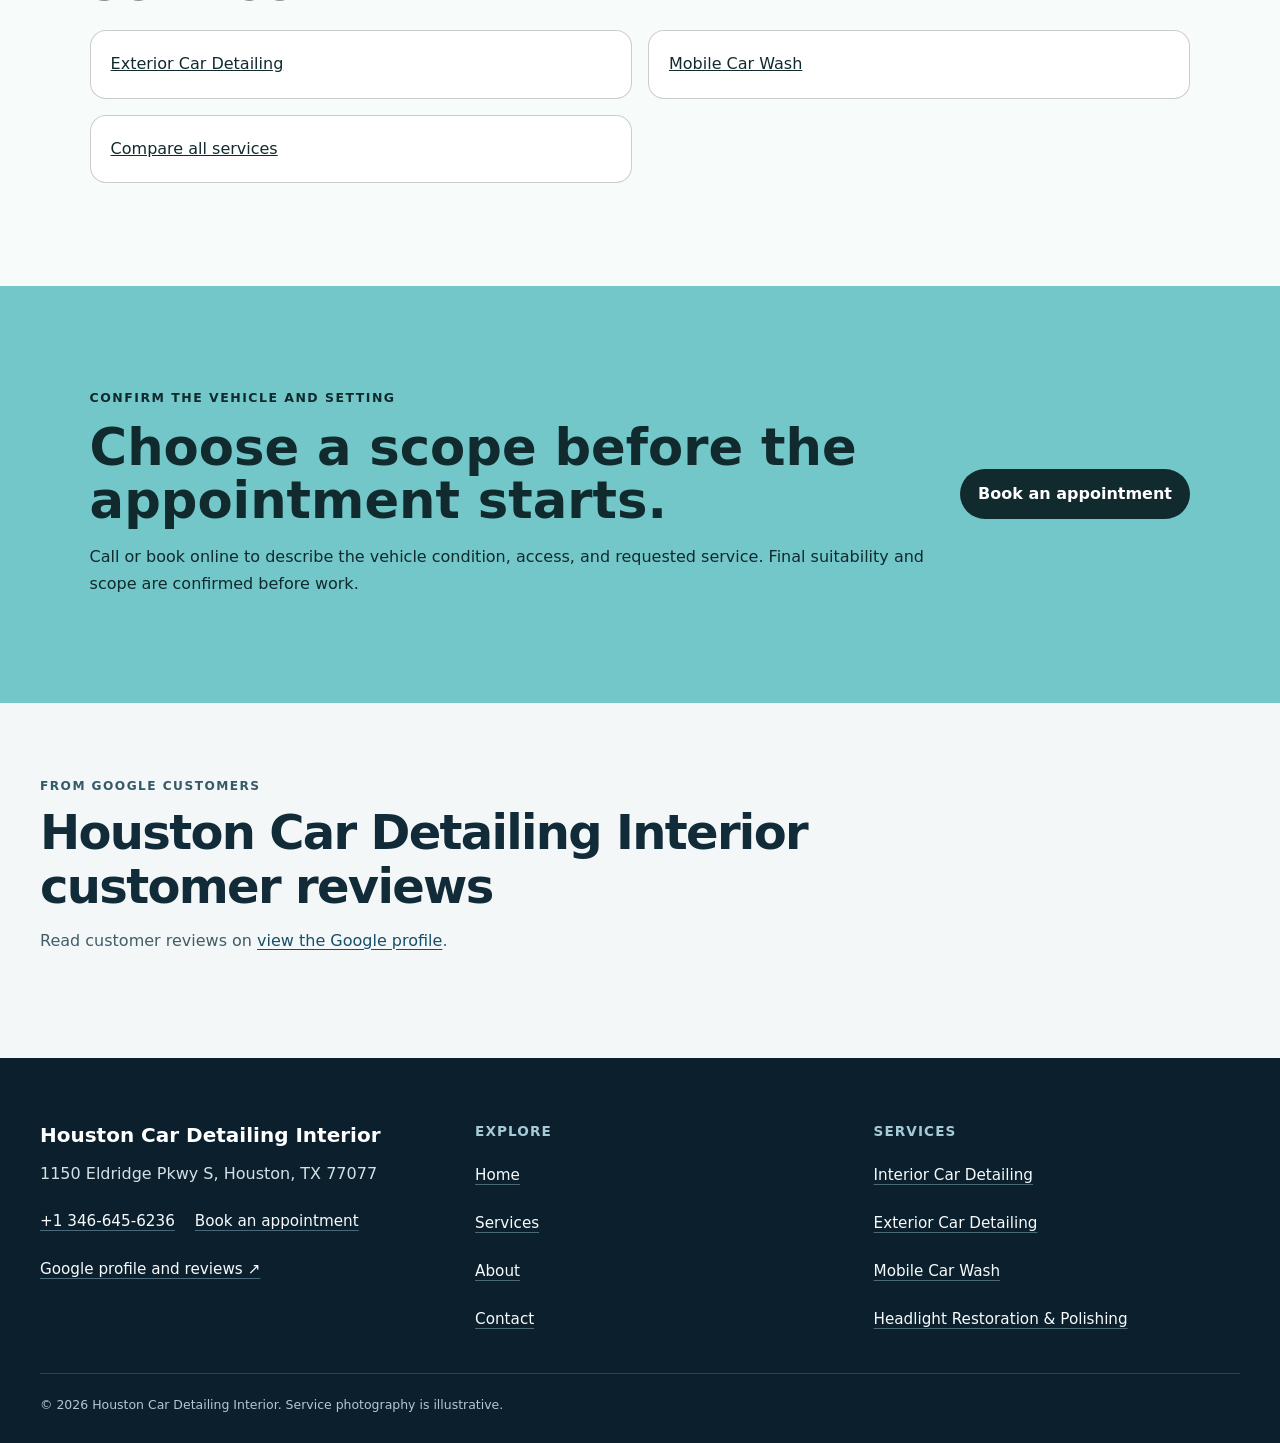
<file: services/interior-car-detailing/index.html>
<!doctype html>
<html lang="en"><head>
  <meta charset="utf-8"><meta name="viewport" content="width=device-width,initial-scale=1">
  <title>Interior Car Detailing in Houston, TX | Houston Car Detailing Interior</title>
  <meta name="description" content="Plan interior car detailing with Houston Car Detailing Interior in Houston: documented scope, vehicle preparation, access checks, and limitations.">
  <meta name="robots" content="index, follow, max-image-preview:large, max-snippet:-1">
  <link rel="canonical" href="https://houstoncardetailinginterior.shop/services/interior-car-detailing/">
  <meta property="og:type" content="website"><meta property="og:title" content="Interior Car Detailing in Houston, TX | Houston Car Detailing Interior">
  <meta property="og:description" content="Plan interior car detailing with Houston Car Detailing Interior in Houston: documented scope, vehicle preparation, access checks, and limitations."><meta property="og:url" content="https://houstoncardetailinginterior.shop/services/interior-car-detailing/">
  <meta property="og:image" content="https://houstoncardetailinginterior.shop/assets/hero-route.jpg"><meta name="twitter:card" content="summary_large_image">
  <link rel="icon" href="/assets/favicon.svg"><link rel="stylesheet" href="/seo-pages.css"><script type="application/ld+json">{
  "@context": "https://schema.org",
  "@graph": [
    {
      "@type": "BreadcrumbList",
      "@id": "https://houstoncardetailinginterior.shop/services/interior-car-detailing/#breadcrumb",
      "itemListElement": [
        {
          "@type": "ListItem",
          "position": 1,
          "name": "Home",
          "item": "https://houstoncardetailinginterior.shop/"
        },
        {
          "@type": "ListItem",
          "position": 2,
          "name": "Services",
          "item": "https://houstoncardetailinginterior.shop/services/"
        },
        {
          "@type": "ListItem",
          "position": 3,
          "name": "Interior Car Detailing",
          "item": "https://houstoncardetailinginterior.shop/services/interior-car-detailing/"
        }
      ]
    },
    {
      "@type": "WebPage",
      "@id": "https://houstoncardetailinginterior.shop/services/interior-car-detailing/#webpage",
      "url": "https://houstoncardetailinginterior.shop/services/interior-car-detailing/",
      "name": "Interior Car Detailing in Houston, TX | Houston Car Detailing Interior",
      "description": "Plan interior car detailing with Houston Car Detailing Interior in Houston: documented scope, vehicle preparation, access checks, and limitations.",
      "breadcrumb": {
        "@id": "https://houstoncardetailinginterior.shop/services/interior-car-detailing/#breadcrumb"
      },
      "isPartOf": {
        "@id": "https://houstoncardetailinginterior.shop/#website"
      },
      "about": {
        "@id": "https://houstoncardetailinginterior.shop/#business"
      }
    },
    {
      "@type": "Service",
      "@id": "https://houstoncardetailinginterior.shop/services/interior-car-detailing/#service",
      "name": "Interior Car Detailing",
      "serviceType": "interior car detailing",
      "url": "https://houstoncardetailinginterior.shop/services/interior-car-detailing/",
      "description": "Interior car detailing focuses on the cabin: visible debris, carpets, floor mats, seats, footwells, crevices, cargo areas, and suitable high-use surfaces.",
      "provider": {
        "@id": "https://houstoncardetailinginterior.shop/#business"
      },
      "areaServed": {
        "@type": "City",
        "name": "Houston"
      }
    },
    {
      "@type": "ImageObject",
      "@id": "https://houstoncardetailinginterior.shop/services/interior-car-detailing/#primaryimage",
      "contentUrl": "https://houstoncardetailinginterior.shop/assets/hero-route.jpg",
      "caption": "Illustrative detailing artwork for Houston Car Detailing Interior",
      "representativeOfPage": true
    }
  ]
}</script>
<link rel="stylesheet" href="/portfolio-components.css">
</head><body style="--pilot-accent:#73c7c9;--pilot-dark:#102a2e;--pilot-paper:#f7fbfa">
<a class="skip-link" href="#content">Skip to content</a>
<header class="pilot-header"><a class="pilot-brand" href="/"><img src="/assets/hero-route.jpg" width="48" height="48" alt=""><span>Houston Car Detailing Interior</span></a>
<nav aria-label="Primary navigation"><a href="/services/">Services</a><a href="/about/">About</a><a href="/contact/">Contact</a><a class="pilot-call" href="tel:+13466456236">Call</a></nav></header>
<main id="content"><section class="pilot-hero"><div><p class="eyebrow">Interior care</p><h1>Interior Car Detailing in Houston, TX</h1><p class="pilot-answer">Interior car detailing focuses on the cabin: seats, carpets, mats, accessible trim, interior glass, and the areas that collect everyday debris. Choose the cleaning methods after the vehicle materials and condition have been checked.</p><p class="pilot-proof">Available menu options include interior vacuuming, steam cleaning, seat shampooing, and interior scenting. Confirm which are included in your appointment.</p></div><img alt="Illustrative detailing artwork for Houston Car Detailing Interior" fetchpriority="high" height="720" src="/assets/hero-route.jpg" width="960"/></section>
<nav aria-label="Breadcrumb" class="breadcrumbs"><a href="/">Home</a><span>›</span><a href="/services/">Services</a><span>›</span><span>Interior Car Detailing</span></nav>
<section class="pilot-section pilot-grid"><div><p class="eyebrow">The service</p><h2>What to discuss before booking</h2><p>Houston Car Detailing Interior lists Auto interior vacuuming, Steam cleaning, Seat shampooing, and Interior scenting. Confirm which of these services belong in your appointment and whether the vehicle is suitable.</p><ul class="checklist"><li>Vacuuming accessible seats, carpets, floor mats, footwells, crevices, and cargo areas.</li><li>Discussing steam cleaning or seat shampooing where the surface material and condition are suitable.</li><li>Choosing the cabin areas that need attention before the appointment starts.</li><li>Optional interior scenting, discussed separately from cleaning an odor source.</li></ul></div><aside><h2>When this service fits</h2><p>Choose interior detailing when the cabin is the main concern: crumbs, tracked-in dirt, dusty surfaces, or suitable seat and carpet buildup. A focused interior request helps explain which areas matter most. If both the cabin and exterior need attention, discuss the two services together so the quote covers the work you actually want.</p></aside></section>
<section class="pilot-section"><p class="eyebrow">A useful first decision</p><h2>Describe the source of a stain or odor</h2><p>If you know what spilled and when, share that information rather than covering the area with another product before the visit. Previous treatments and the material involved can affect the next cleaning choice. An added fragrance does not establish that an odor source has been removed. Be specific about the location and history so the condition can be assessed and expectations agreed before work begins.</p></section><section class="pilot-section tone"><h2>Seats and trim need different decisions</h2><p>Cloth, leather, carpet, hard trim, screens, and electronic accessories should not be treated as one identical surface. Tell the business about damaged material, aftermarket accessories, and any manufacturer care instructions you already follow. A treatment appropriate for one area may be unsuitable for another. The useful decision is which method fits the surface and condition, rather than assuming steam or shampoo belongs everywhere.</p></section>
<section class="pilot-section pilot-grid"><div><p class="eyebrow">Before the visit</p><h2>Prepare the vehicle and location</h2><p>Remove valuables, loose personal items, chargers, and as much cargo as practical so the areas to be cleaned are accessible. Discuss child seats and any item that should stay in place.</p><p>Point out tears, loose trim, electronics, delicate materials, old stains, pet hair, and previous cleaning treatments. Tell the business when you need to use the vehicle again, especially if shampooing or another moisture-based method is being considered.</p></div><aside><h2>Know the limits</h2><p>Cleaning cannot reverse worn fabric, damaged trim, permanent discoloration, or every stain and odor. Steam and shampoo are considered only for suitable materials. A routine detailing request should not be treated as mold remediation, biohazard treatment, or mechanical repair; describe those concerns before booking so the appropriate next step can be discussed.</p></aside></section>
<section class="pilot-section tone"><p class="eyebrow">Appointment planning</p><h2>Agree on the work before it starts</h2><p>Describe the vehicle, the condition, and the areas you want addressed. Confirm the appointment location, access, and any utility requirements. Ask for the included work and quote before booking, then review the agreed areas and any limitations at the end of the visit.</p></section>
<section class="pilot-section"><p class="eyebrow">Questions before booking</p><h2>Interior Car Detailing FAQs</h2><div class="faq-list"><details><summary>What can interior detailing include?</summary><p>The menu includes interior vacuuming, steam cleaning, seat shampooing, and interior scenting. The exact combination depends on the vehicle, the material, and the scope agreed before the visit; each method is not automatically included in every request.</p></details><details><summary>Can every stain or odor be removed?</summary><p>No result should be promised without assessing the material and cause. Old stains, prior treatments, permanent discoloration, and an inaccessible odor source can limit what cleaning achieves.</p></details><details><summary>Should I empty the vehicle first?</summary><p>Remove valuables and as many loose belongings as practical. Discuss child seats, cargo, and items that need to stay in place so access and priorities are clear.</p></details><details><summary>Is steam cleaning suitable for every surface?</summary><p>No. Steam is considered only for suitable materials and conditions. Tell the business about electronics, delicate trim, existing damage, and previous treatments before a method is agreed.</p></details><details><summary>How long will shampooed seats take to dry?</summary><p>There is no single drying time for every vehicle. The treatment, material, airflow, and appointment conditions matter. Explain when the vehicle must return to use and confirm drying expectations before booking.</p></details><details><summary>Can interior work be combined with an exterior service?</summary><p>Interior and exterior services are both on the menu. Ask for a combined quote and confirm the included work rather than assuming an exterior wash is part of every interior appointment.</p></details></div></section>
<section class="pilot-section related"><p class="eyebrow">Related services</p><h2>Choose the right service</h2><div class="related-links"><a href="/services/exterior-car-detailing/">Exterior Car Detailing</a><a href="/services/mobile-car-wash/">Mobile Car Wash</a><a href="/services/">Compare all services</a></div></section>
<section class="pilot-cta"><div><p class="eyebrow">Confirm the vehicle and setting</p><h2>Choose a scope before the appointment starts.</h2><p>Call or book online to describe the vehicle condition, access, and requested service. Final suitability and scope are confirmed before work.</p></div><a class="pilot-button" href="/scheduling">Book an appointment</a></section>
<!-- PORTFOLIO-REVIEWS:START --><section class="portfolio-reviews" aria-labelledby="portfolio-reviews-title"><div class="portfolio-reviews__heading"><div><p class="portfolio-reviews__kicker">From Google customers</p><h2 id="portfolio-reviews-title">Houston Car Detailing Interior customer reviews</h2><p class="portfolio-reviews__intro">Read customer reviews on <a href="https://www.google.com/maps?cid=9572374286178744660" target="_blank" rel="noopener noreferrer">view the Google profile</a>.</p></div></div></section><!-- PORTFOLIO-REVIEWS:END -->
</main><footer class="portfolio-footer"><div class="portfolio-footer__grid"><div><strong class="portfolio-footer__name">Houston Car Detailing Interior</strong><address>1150 Eldridge Pkwy S, Houston, TX 77077</address><div class="portfolio-footer__contact"><a href="tel:+13466456236">+1 346-645-6236</a><a href="/scheduling">Book an appointment</a></div><a href="https://www.google.com/maps?cid=9572374286178744660" target="_blank" rel="noopener noreferrer">Google profile and reviews ↗</a></div><div><h2>Explore</h2><nav aria-label="Footer navigation"><a href="/">Home</a><a href="/services/">Services</a><a href="/about/">About</a><a href="/contact/">Contact</a></nav></div><div><h2>Services</h2><nav aria-label="Service pages"><a href="/services/interior-car-detailing/">Interior Car Detailing</a><a href="/services/exterior-car-detailing/">Exterior Car Detailing</a><a href="/services/mobile-car-wash/">Mobile Car Wash</a><a href="/services/headlight-restoration/">Headlight Restoration &amp; Polishing</a></nav></div></div><p class="portfolio-footer__bottom">© <span id="year">2026</span> Houston Car Detailing Interior. Service photography is illustrative.</p></footer>
<script src="/portfolio-components.js" defer></script>
</body></html>
</file>
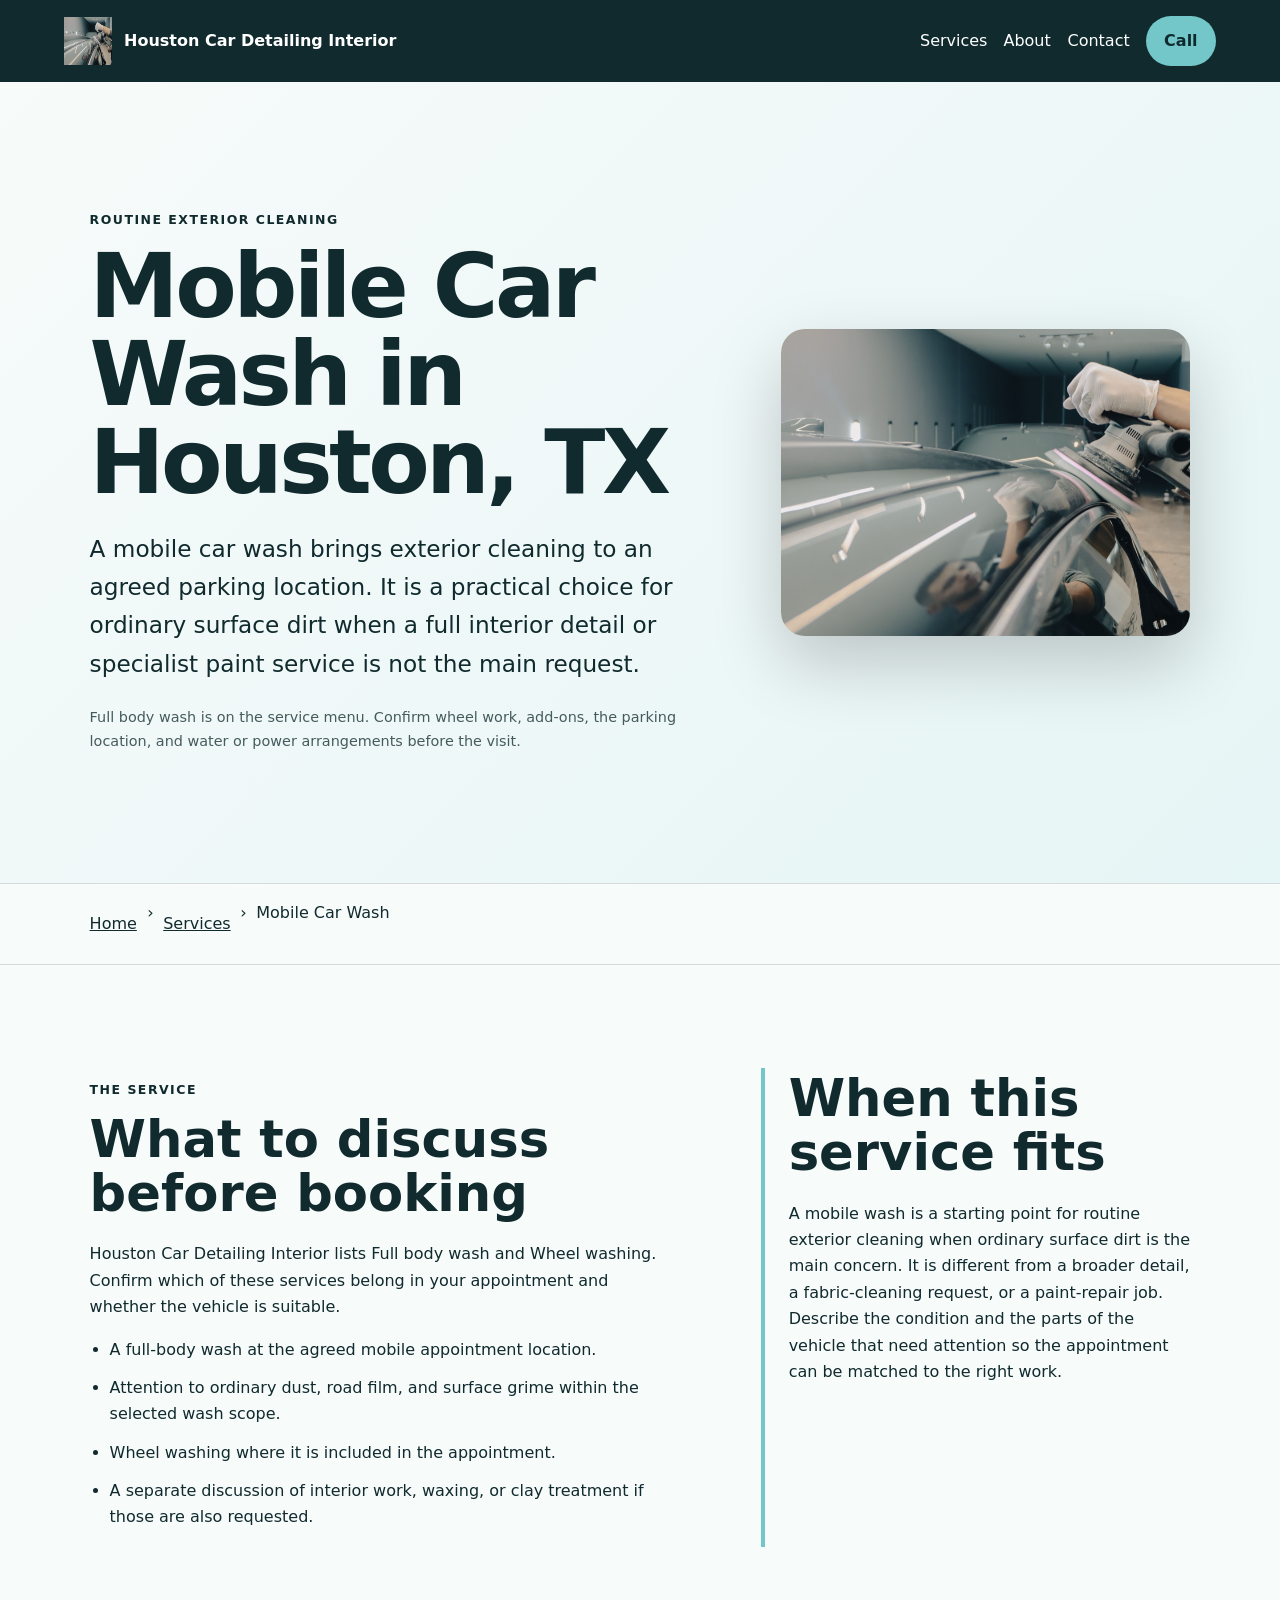
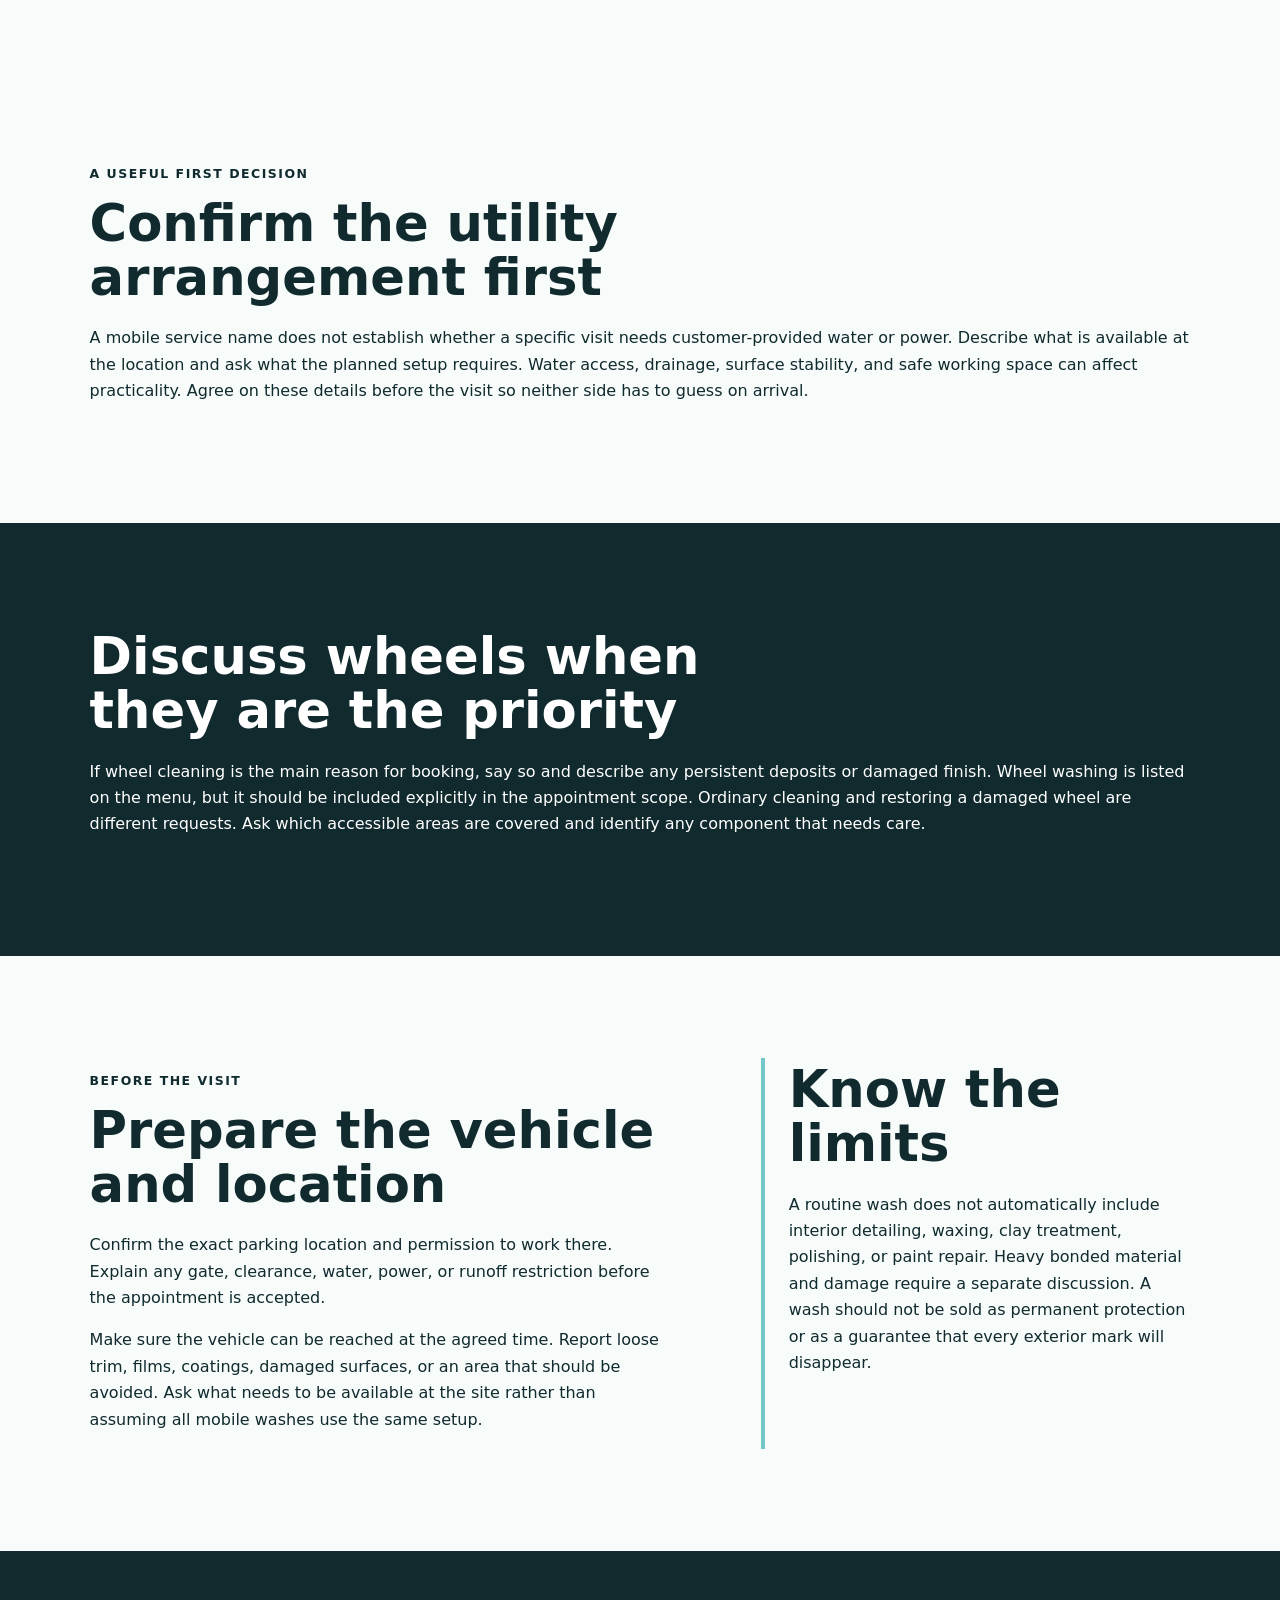
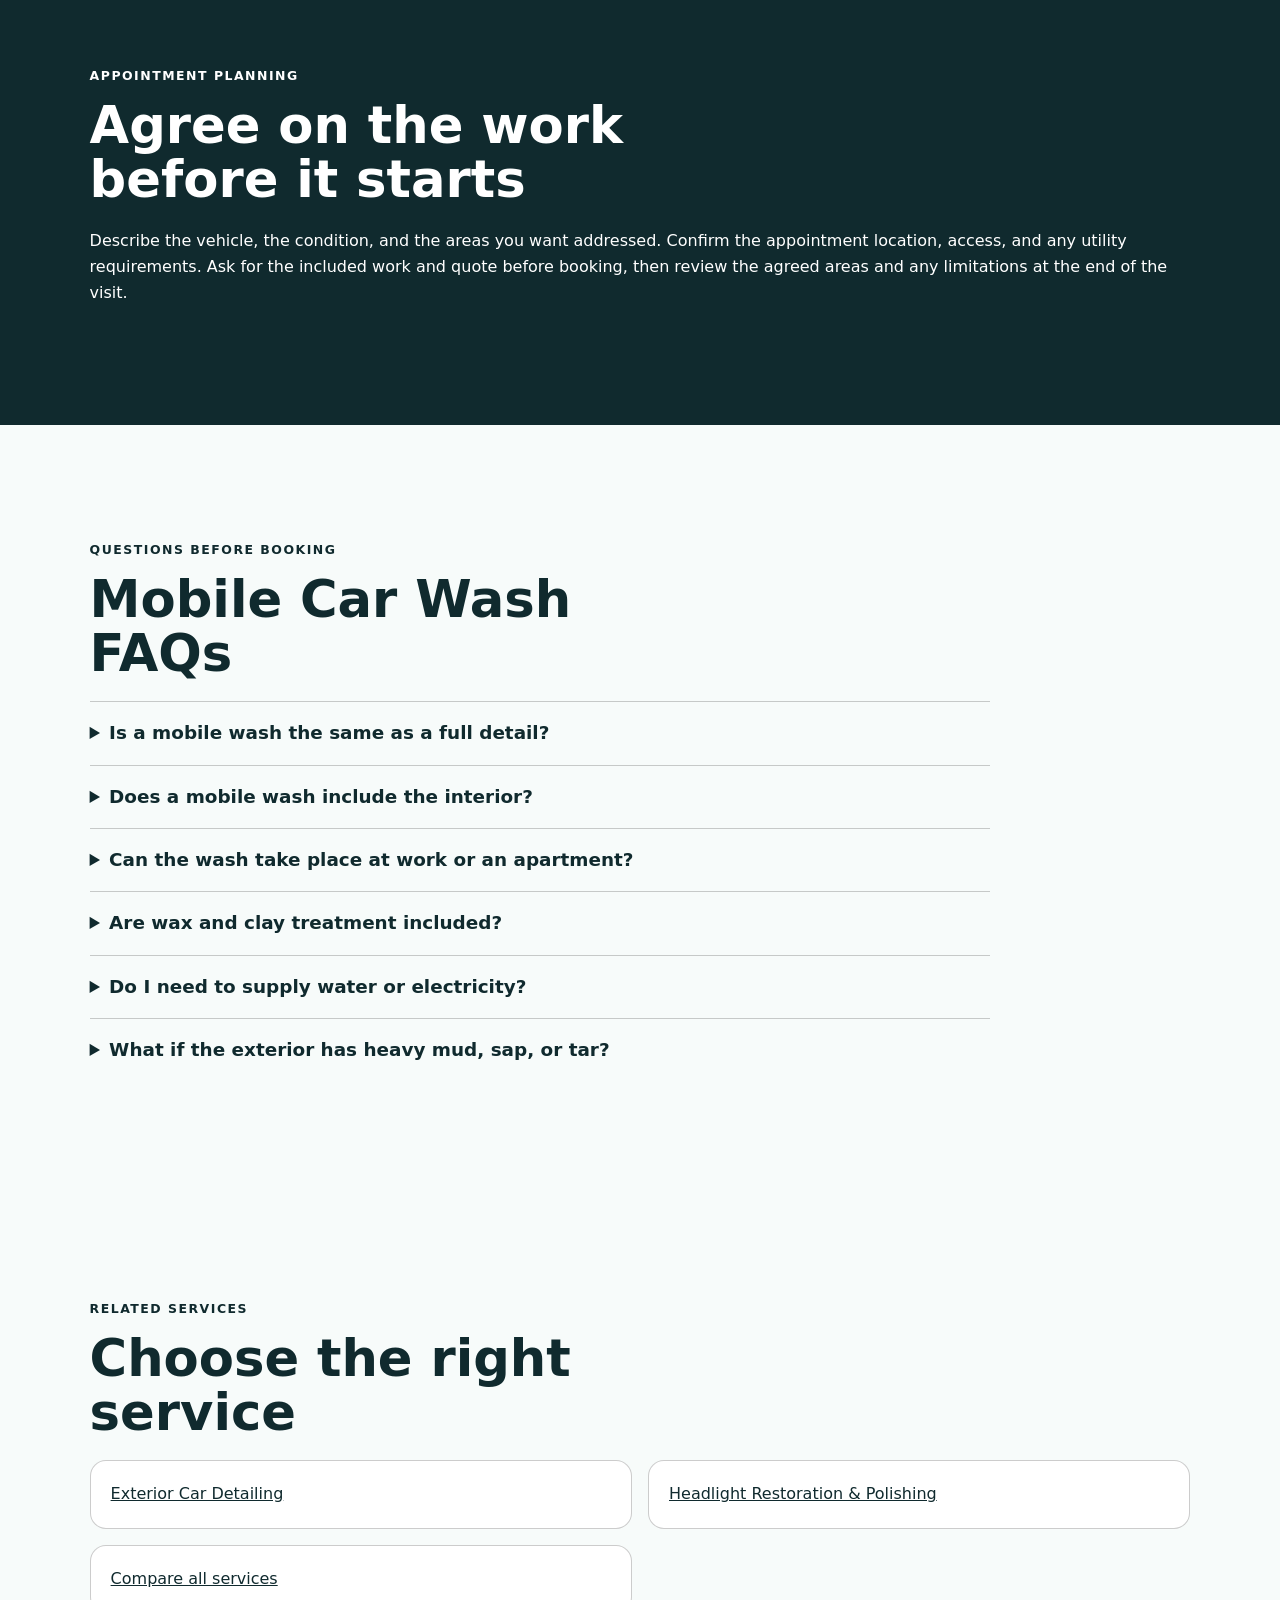
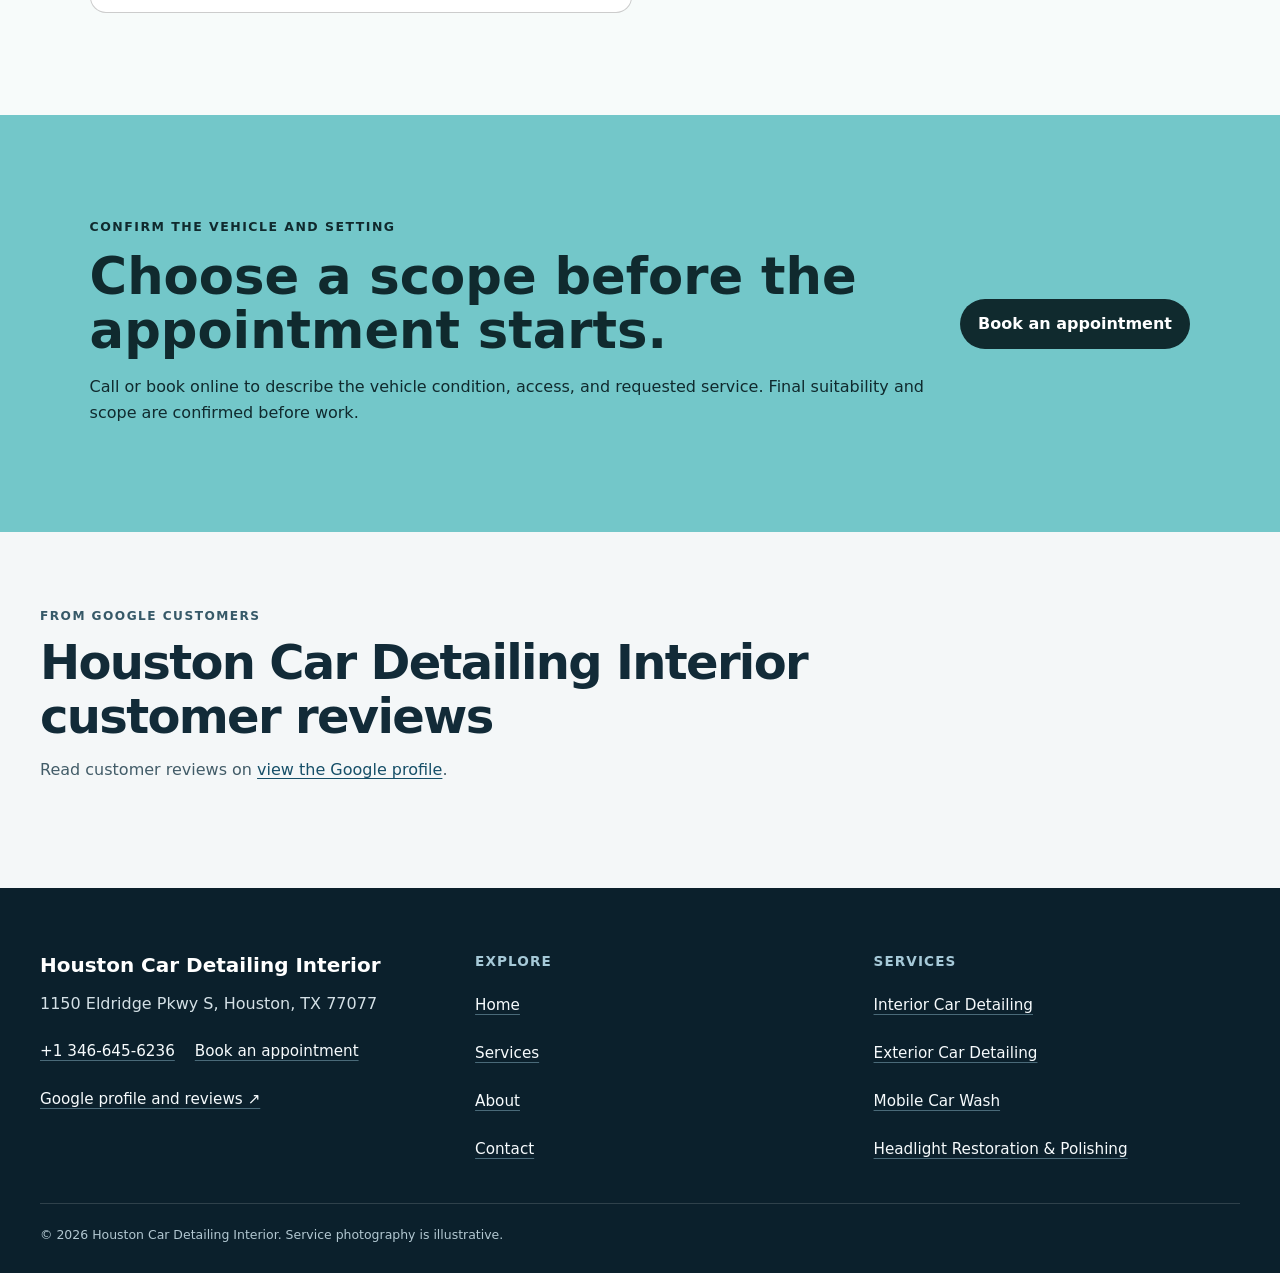
<file: services/mobile-car-wash/index.html>
<!doctype html>
<html lang="en"><head>
  <meta charset="utf-8"><meta name="viewport" content="width=device-width,initial-scale=1">
  <title>Mobile Car Wash in Houston, TX | Houston Car Detailing Interior</title>
  <meta name="description" content="Plan mobile car wash with Houston Car Detailing Interior in Houston: documented scope, vehicle preparation, access checks, and limitations.">
  <meta name="robots" content="index, follow, max-image-preview:large, max-snippet:-1">
  <link rel="canonical" href="https://houstoncardetailinginterior.shop/services/mobile-car-wash/">
  <meta property="og:type" content="website"><meta property="og:title" content="Mobile Car Wash in Houston, TX | Houston Car Detailing Interior">
  <meta property="og:description" content="Plan mobile car wash with Houston Car Detailing Interior in Houston: documented scope, vehicle preparation, access checks, and limitations."><meta property="og:url" content="https://houstoncardetailinginterior.shop/services/mobile-car-wash/">
  <meta property="og:image" content="https://houstoncardetailinginterior.shop/assets/hero-route.jpg"><meta name="twitter:card" content="summary_large_image">
  <link rel="icon" href="/assets/favicon.svg"><link rel="stylesheet" href="/seo-pages.css"><script type="application/ld+json">{
  "@context": "https://schema.org",
  "@graph": [
    {
      "@type": "BreadcrumbList",
      "@id": "https://houstoncardetailinginterior.shop/services/mobile-car-wash/#breadcrumb",
      "itemListElement": [
        {
          "@type": "ListItem",
          "position": 1,
          "name": "Home",
          "item": "https://houstoncardetailinginterior.shop/"
        },
        {
          "@type": "ListItem",
          "position": 2,
          "name": "Services",
          "item": "https://houstoncardetailinginterior.shop/services/"
        },
        {
          "@type": "ListItem",
          "position": 3,
          "name": "Mobile Car Wash",
          "item": "https://houstoncardetailinginterior.shop/services/mobile-car-wash/"
        }
      ]
    },
    {
      "@type": "WebPage",
      "@id": "https://houstoncardetailinginterior.shop/services/mobile-car-wash/#webpage",
      "url": "https://houstoncardetailinginterior.shop/services/mobile-car-wash/",
      "name": "Mobile Car Wash in Houston, TX | Houston Car Detailing Interior",
      "description": "Plan mobile car wash with Houston Car Detailing Interior in Houston: documented scope, vehicle preparation, access checks, and limitations.",
      "breadcrumb": {
        "@id": "https://houstoncardetailinginterior.shop/services/mobile-car-wash/#breadcrumb"
      },
      "isPartOf": {
        "@id": "https://houstoncardetailinginterior.shop/#website"
      },
      "about": {
        "@id": "https://houstoncardetailinginterior.shop/#business"
      }
    },
    {
      "@type": "Service",
      "@id": "https://houstoncardetailinginterior.shop/services/mobile-car-wash/#service",
      "name": "Mobile Car Wash",
      "serviceType": "mobile car wash",
      "url": "https://houstoncardetailinginterior.shop/services/mobile-car-wash/",
      "description": "A mobile car wash is the routine-cleaning option in the documented menu: a full-body wash brought to the agreed location, with wheel washing available when it is included in the appointment.",
      "provider": {
        "@id": "https://houstoncardetailinginterior.shop/#business"
      },
      "areaServed": {
        "@type": "City",
        "name": "Houston"
      }
    },
    {
      "@type": "ImageObject",
      "@id": "https://houstoncardetailinginterior.shop/services/mobile-car-wash/#primaryimage",
      "contentUrl": "https://houstoncardetailinginterior.shop/assets/hero-route.jpg",
      "caption": "Illustrative detailing artwork for Houston Car Detailing Interior",
      "representativeOfPage": true
    }
  ]
}</script>
<link rel="stylesheet" href="/portfolio-components.css">
</head><body style="--pilot-accent:#73c7c9;--pilot-dark:#102a2e;--pilot-paper:#f7fbfa">
<a class="skip-link" href="#content">Skip to content</a>
<header class="pilot-header"><a class="pilot-brand" href="/"><img src="/assets/hero-route.jpg" width="48" height="48" alt=""><span>Houston Car Detailing Interior</span></a>
<nav aria-label="Primary navigation"><a href="/services/">Services</a><a href="/about/">About</a><a href="/contact/">Contact</a><a class="pilot-call" href="tel:+13466456236">Call</a></nav></header>
<main id="content"><section class="pilot-hero"><div><p class="eyebrow">Routine exterior cleaning</p><h1>Mobile Car Wash in Houston, TX</h1><p class="pilot-answer">A mobile car wash brings exterior cleaning to an agreed parking location. It is a practical choice for ordinary surface dirt when a full interior detail or specialist paint service is not the main request.</p><p class="pilot-proof">Full body wash is on the service menu. Confirm wheel work, add-ons, the parking location, and water or power arrangements before the visit.</p></div><img alt="Illustrative detailing artwork for Houston Car Detailing Interior" fetchpriority="high" height="720" src="/assets/hero-route.jpg" width="960"/></section>
<nav aria-label="Breadcrumb" class="breadcrumbs"><a href="/">Home</a><span>›</span><a href="/services/">Services</a><span>›</span><span>Mobile Car Wash</span></nav>
<section class="pilot-section pilot-grid"><div><p class="eyebrow">The service</p><h2>What to discuss before booking</h2><p>Houston Car Detailing Interior lists Full body wash and Wheel washing. Confirm which of these services belong in your appointment and whether the vehicle is suitable.</p><ul class="checklist"><li>A full-body wash at the agreed mobile appointment location.</li><li>Attention to ordinary dust, road film, and surface grime within the selected wash scope.</li><li>Wheel washing where it is included in the appointment.</li><li>A separate discussion of interior work, waxing, or clay treatment if those are also requested.</li></ul></div><aside><h2>When this service fits</h2><p>A mobile wash is a starting point for routine exterior cleaning when ordinary surface dirt is the main concern. It is different from a broader detail, a fabric-cleaning request, or a paint-repair job. Describe the condition and the parts of the vehicle that need attention so the appointment can be matched to the right work.</p></aside></section>
<section class="pilot-section"><p class="eyebrow">A useful first decision</p><h2>Confirm the utility arrangement first</h2><p>A mobile service name does not establish whether a specific visit needs customer-provided water or power. Describe what is available at the location and ask what the planned setup requires. Water access, drainage, surface stability, and safe working space can affect practicality. Agree on these details before the visit so neither side has to guess on arrival.</p></section><section class="pilot-section tone"><h2>Discuss wheels when they are the priority</h2><p>If wheel cleaning is the main reason for booking, say so and describe any persistent deposits or damaged finish. Wheel washing is listed on the menu, but it should be included explicitly in the appointment scope. Ordinary cleaning and restoring a damaged wheel are different requests. Ask which accessible areas are covered and identify any component that needs care.</p></section>
<section class="pilot-section pilot-grid"><div><p class="eyebrow">Before the visit</p><h2>Prepare the vehicle and location</h2><p>Confirm the exact parking location and permission to work there. Explain any gate, clearance, water, power, or runoff restriction before the appointment is accepted.</p><p>Make sure the vehicle can be reached at the agreed time. Report loose trim, films, coatings, damaged surfaces, or an area that should be avoided. Ask what needs to be available at the site rather than assuming all mobile washes use the same setup.</p></div><aside><h2>Know the limits</h2><p>A routine wash does not automatically include interior detailing, waxing, clay treatment, polishing, or paint repair. Heavy bonded material and damage require a separate discussion. A wash should not be sold as permanent protection or as a guarantee that every exterior mark will disappear.</p></aside></section>
<section class="pilot-section tone"><p class="eyebrow">Appointment planning</p><h2>Agree on the work before it starts</h2><p>Describe the vehicle, the condition, and the areas you want addressed. Confirm the appointment location, access, and any utility requirements. Ask for the included work and quote before booking, then review the agreed areas and any limitations at the end of the visit.</p></section>
<section class="pilot-section"><p class="eyebrow">Questions before booking</p><h2>Mobile Car Wash FAQs</h2><div class="faq-list"><details><summary>Is a mobile wash the same as a full detail?</summary><p>No. A mobile wash focuses on routine exterior cleaning. Interior detailing and other appearance treatments have their own scope and should be requested separately.</p></details><details><summary>Does a mobile wash include the interior?</summary><p>Not automatically. Interior vacuuming, steam cleaning, and seat shampooing are separate menu choices. Explain both interior and exterior needs if you want a combined appointment.</p></details><details><summary>Can the wash take place at work or an apartment?</summary><p>The location must allow the work and provide suitable access. Confirm property permission and any site restrictions before booking; the address alone does not establish approval.</p></details><details><summary>Are wax and clay treatment included?</summary><p>They are separately listed services. Ask whether either is appropriate and included in the quote rather than assuming a routine wash includes them.</p></details><details><summary>Do I need to supply water or electricity?</summary><p>Ask before booking and describe what is available at the location. The required utility setup is confirmed for the appointment rather than inferred from the phrase mobile wash.</p></details><details><summary>What if the exterior has heavy mud, sap, or tar?</summary><p>Describe it before the quote is agreed. Persistent buildup may need a different scope or separate assessment; ordinary washing should not imply removal of every type of contamination.</p></details></div></section>
<section class="pilot-section related"><p class="eyebrow">Related services</p><h2>Choose the right service</h2><div class="related-links"><a href="/services/exterior-car-detailing/">Exterior Car Detailing</a><a href="/services/headlight-restoration/">Headlight Restoration &amp; Polishing</a><a href="/services/">Compare all services</a></div></section>
<section class="pilot-cta"><div><p class="eyebrow">Confirm the vehicle and setting</p><h2>Choose a scope before the appointment starts.</h2><p>Call or book online to describe the vehicle condition, access, and requested service. Final suitability and scope are confirmed before work.</p></div><a class="pilot-button" href="/scheduling">Book an appointment</a></section>
<!-- PORTFOLIO-REVIEWS:START --><section class="portfolio-reviews" aria-labelledby="portfolio-reviews-title"><div class="portfolio-reviews__heading"><div><p class="portfolio-reviews__kicker">From Google customers</p><h2 id="portfolio-reviews-title">Houston Car Detailing Interior customer reviews</h2><p class="portfolio-reviews__intro">Read customer reviews on <a href="https://www.google.com/maps?cid=9572374286178744660" target="_blank" rel="noopener noreferrer">view the Google profile</a>.</p></div></div></section><!-- PORTFOLIO-REVIEWS:END -->
</main><footer class="portfolio-footer"><div class="portfolio-footer__grid"><div><strong class="portfolio-footer__name">Houston Car Detailing Interior</strong><address>1150 Eldridge Pkwy S, Houston, TX 77077</address><div class="portfolio-footer__contact"><a href="tel:+13466456236">+1 346-645-6236</a><a href="/scheduling">Book an appointment</a></div><a href="https://www.google.com/maps?cid=9572374286178744660" target="_blank" rel="noopener noreferrer">Google profile and reviews ↗</a></div><div><h2>Explore</h2><nav aria-label="Footer navigation"><a href="/">Home</a><a href="/services/">Services</a><a href="/about/">About</a><a href="/contact/">Contact</a></nav></div><div><h2>Services</h2><nav aria-label="Service pages"><a href="/services/interior-car-detailing/">Interior Car Detailing</a><a href="/services/exterior-car-detailing/">Exterior Car Detailing</a><a href="/services/mobile-car-wash/">Mobile Car Wash</a><a href="/services/headlight-restoration/">Headlight Restoration &amp; Polishing</a></nav></div></div><p class="portfolio-footer__bottom">© <span id="year">2026</span> Houston Car Detailing Interior. Service photography is illustrative.</p></footer>
<script src="/portfolio-components.js" defer></script>
</body></html>
</file>
<file: styles.css>
:root {
  --asphalt: #102a33;
  --asphalt-2: #1e4650;
  --rain: #398ea1;
  --rain-deep: #236474;
  --lane: #f4f1e8;
  --concrete: #d8d4c8;
  --concrete-light: #ece8de;
  --signal: #d8773b;
  --signal-dark: #a54c20;
  --tail: #e4b956;
  --white: #ffffff;
  --ink-muted: #58646a;
  --line: rgba(16, 42, 51, 0.18);
  --header-height: 82px;
  --display: "Barlow Condensed", "Arial Narrow", sans-serif;
  --body: "Manrope", "Trebuchet MS", sans-serif;
  --shadow: 0 32px 80px rgba(16, 42, 51, 0.16);
}

/* Houston Car Detailing Interior identity layer */
:root {
  --asphalt: #102a33;
  --asphalt-2: #1e4650;
  --rain: #398ea1;
  --rain-deep: #236474;
  --lane: #f4f1e8;
  --concrete: #d8d4c8;
  --concrete-light: #ece8de;
  --signal: #d8773b;
  --signal-dark: #a54c20;
  --tail: #e4b956;
}

a[aria-disabled="true"] {
  pointer-events: none;
  cursor: not-allowed;
  opacity: 0.68;
}

* {
  box-sizing: border-box;
}

html {
  scroll-behavior: smooth;
  scroll-padding-top: calc(var(--header-height) + 18px);
}

body {
  margin: 0;
  overflow-x: hidden;
  background: var(--lane);
  color: var(--asphalt);
  font-family: var(--body);
  font-size: 16px;
  line-height: 1.65;
  -webkit-font-smoothing: antialiased;
}

body.menu-open {
  overflow: hidden;
}

img,
svg {
  display: block;
  max-width: 100%;
}

a {
  color: inherit;
}

button,
summary {
  font: inherit;
}

:focus-visible {
  outline: 3px solid var(--signal);
  outline-offset: 4px;
}

.sr-only {
  position: absolute;
  width: 1px;
  height: 1px;
  padding: 0;
  margin: -1px;
  overflow: hidden;
  clip: rect(0, 0, 0, 0);
  white-space: nowrap;
  border: 0;
}

.skip-link {
  position: fixed;
  z-index: 1000;
  top: 12px;
  left: 12px;
  padding: 10px 16px;
  background: var(--signal);
  color: var(--asphalt);
  font-weight: 800;
  text-decoration: none;
  transform: translateY(-160%);
}

.skip-link:focus {
  transform: translateY(0);
}

.site-header {
  position: fixed;
  z-index: 100;
  inset: 0 0 auto;
  min-height: var(--header-height);
  display: flex;
  align-items: center;
  justify-content: space-between;
  gap: 24px;
  padding: 12px clamp(20px, 4vw, 68px);
  color: var(--lane);
  background: rgba(16, 42, 51, 0.96);
  border-bottom: 1px solid rgba(245, 243, 237, 0.14);
  box-shadow: 0 8px 30px rgba(0, 0, 0, 0.12);
  backdrop-filter: blur(18px);
  transition: background 180ms ease, box-shadow 180ms ease;
}

.site-header.is-scrolled {
  background: rgba(16, 42, 51, 0.985);
  box-shadow: 0 12px 34px rgba(0, 0, 0, 0.24);
}

.brand {
  display: inline-flex;
  align-items: center;
  gap: 12px;
  min-width: 0;
  color: var(--lane);
  text-decoration: none;
}

.brand img {
  flex: 0 0 auto;
}

.brand-words {
  display: grid;
  line-height: 1.05;
}

.brand-words strong {
  font-family: var(--display);
  font-size: 1.48rem;
  font-weight: 700;
  letter-spacing: 0.055em;
  text-transform: uppercase;
}

.brand-words small {
  margin-top: 5px;
  color: #b7c0c3;
  font-size: 0.64rem;
  font-weight: 700;
  letter-spacing: 0.09em;
  text-transform: uppercase;
}

.site-nav {
  display: flex;
  align-items: center;
  gap: clamp(15px, 1.8vw, 28px);
}

.site-nav > a {
  color: #dce1df;
  font-family: var(--display);
  font-size: 0.89rem;
  font-weight: 600;
  letter-spacing: 0.075em;
  text-decoration: none;
  text-transform: uppercase;
}

.site-nav > a:hover {
  color: var(--signal);
}

.nav-actions {
  display: flex;
  gap: 8px;
  margin-left: 4px;
}

.menu-toggle {
  display: none;
  width: 46px;
  height: 46px;
  padding: 10px;
  color: var(--lane);
  background: transparent;
  border: 1px solid rgba(245, 243, 237, 0.25);
  cursor: pointer;
}

.menu-toggle i {
  display: block;
  height: 2px;
  margin: 5px 0;
  background: currentColor;
  transition: transform 180ms ease, opacity 180ms ease;
}

.menu-toggle[aria-expanded="true"] i:nth-of-type(1) {
  transform: translateY(7px) rotate(45deg);
}

.menu-toggle[aria-expanded="true"] i:nth-of-type(2) {
  opacity: 0;
}

.menu-toggle[aria-expanded="true"] i:nth-of-type(3) {
  transform: translateY(-7px) rotate(-45deg);
}

.button {
  display: inline-flex;
  align-items: center;
  justify-content: center;
  min-height: 50px;
  padding: 13px 20px;
  border: 2px solid transparent;
  border-radius: 2px;
  font-family: var(--display);
  font-size: 1rem;
  font-weight: 700;
  letter-spacing: 0.055em;
  line-height: 1.15;
  text-align: center;
  text-decoration: none;
  text-transform: uppercase;
  transition: transform 180ms ease, background 180ms ease, border-color 180ms ease, color 180ms ease;
}

.button:hover {
  transform: translateY(-2px);
}

.button-small {
  min-height: 42px;
  padding: 10px 13px;
  font-size: 0.82rem;
}

.button-large {
  min-width: 232px;
  min-height: 70px;
  display: grid;
  justify-items: start;
  gap: 4px;
  padding: 13px 20px;
  text-align: left;
}

.button-large span {
  font-family: var(--body);
  font-size: 0.62rem;
  font-weight: 700;
  letter-spacing: 0.07em;
  opacity: 0.74;
  text-transform: uppercase;
}

.button-large strong {
  font-family: var(--display);
  font-size: 1.12rem;
  letter-spacing: 0.045em;
}

.button-call {
  color: var(--asphalt);
  background: var(--signal);
  border-color: var(--signal);
}

.button-call:hover {
  background: #ffc33d;
  border-color: #ffc33d;
}

.button-book {
  color: var(--lane);
  background: transparent;
  border-color: rgba(245, 243, 237, 0.48);
}

.button-book:hover {
  color: var(--white);
  border-color: var(--rain);
  background: rgba(60, 166, 179, 0.16);
}

.button-book-light {
  color: var(--lane);
  border-color: rgba(245, 243, 237, 0.6);
}

.button-book-dark {
  color: var(--asphalt);
  border-color: var(--asphalt);
}

.button-book-dark:hover {
  color: var(--asphalt);
  background: rgba(60, 166, 179, 0.12);
  border-color: var(--rain-deep);
}

.action-pair {
  display: flex;
  flex-wrap: wrap;
  gap: 10px;
}

.hero {
  min-height: 720px;
  display: grid;
  grid-template-columns: minmax(0, 0.88fr) minmax(0, 1.12fr);
  padding-top: var(--header-height);
  background: var(--asphalt);
  color: var(--lane);
}

.hero-copy {
  position: relative;
  z-index: 2;
  display: flex;
  flex-direction: column;
  justify-content: center;
  padding: clamp(68px, 8vw, 132px) clamp(28px, 5.5vw, 96px);
  background:
    linear-gradient(90deg, rgba(60, 166, 179, 0.08) 1px, transparent 1px) 0 0 / 74px 74px,
    linear-gradient(rgba(60, 166, 179, 0.08) 1px, transparent 1px) 0 0 / 74px 74px,
    var(--asphalt);
}

.coordinate {
  margin: 0 0 22px;
  color: #b6c2c4;
  font-family: var(--display);
  font-size: 0.88rem;
  font-weight: 600;
  letter-spacing: 0.13em;
  text-transform: uppercase;
}

.coordinate span {
  display: inline-block;
  margin-right: 9px;
  padding: 4px 7px;
  color: var(--asphalt);
  background: var(--signal);
  letter-spacing: 0.08em;
}

.hero h1 {
  max-width: 760px;
  margin: 0;
  font-family: var(--display);
  font-size: clamp(4.6rem, 7.5vw, 8.8rem);
  font-weight: 600;
  letter-spacing: -0.035em;
  line-height: 0.83;
  text-transform: uppercase;
}

.hero h1 em {
  display: block;
  color: var(--rain);
  font-style: normal;
}

.hero-lede {
  max-width: 650px;
  margin: 32px 0 28px;
  color: #d6dcda;
  font-size: clamp(1.05rem, 1.35vw, 1.3rem);
  line-height: 1.65;
}

.hero-actions {
  margin-top: 2px;
}

.microcopy {
  max-width: 610px;
  margin: 18px 0 0;
  color: #97a4a7;
  font-size: 0.8rem;
}

.hero-image {
  position: relative;
  min-height: 640px;
  overflow: hidden;
  background: #17191a url("/assets/hero-route.jpg") center 62% / cover no-repeat;
}

.hero-image-scrim {
  position: absolute;
  inset: 0;
  background:
    linear-gradient(90deg, rgba(16, 42, 51, 0.4), transparent 38%),
    linear-gradient(180deg, rgba(16, 42, 51, 0.2), transparent 36%, rgba(16, 42, 51, 0.62));
}

.hero-map-card {
  position: absolute;
  z-index: 2;
  top: clamp(38px, 6vw, 92px);
  right: clamp(24px, 4vw, 68px);
  width: min(330px, calc(100% - 48px));
  padding: 17px 20px;
  color: var(--lane);
  background: rgba(16, 42, 51, 0.88);
  border-left: 5px solid var(--signal);
  backdrop-filter: blur(12px);
}

.hero-map-card span {
  display: block;
  margin-bottom: 4px;
  color: var(--rain);
  font-family: var(--display);
  font-size: 0.76rem;
  font-weight: 700;
  letter-spacing: 0.14em;
}

.hero-map-card strong {
  font-family: var(--display);
  font-size: 1.02rem;
  letter-spacing: 0.04em;
  text-transform: uppercase;
}

.hero-route-line {
  position: absolute;
  z-index: 2;
  inset: auto 0 0 auto;
  width: min(82%, 760px);
  height: auto;
  filter: drop-shadow(0 2px 6px rgba(0, 0, 0, 0.45));
}

.hero-route-line path {
  fill: none;
  stroke: rgba(60, 166, 179, 0.86);
  stroke-width: 9;
  stroke-linecap: round;
  stroke-dasharray: 18 15;
}

.hero-route-line circle {
  fill: var(--signal);
  stroke: var(--lane);
  stroke-width: 5;
}

.road-strip {
  display: grid;
  grid-template-columns: repeat(4, 1fr);
  background: var(--signal);
  border-bottom: 1px solid rgba(16, 42, 51, 0.28);
}

.road-strip p {
  display: flex;
  align-items: center;
  gap: 11px;
  min-height: 72px;
  margin: 0;
  padding: 15px clamp(18px, 3vw, 42px);
  border-right: 1px solid rgba(16, 42, 51, 0.25);
  font-family: var(--display);
  font-size: 1rem;
  font-weight: 700;
  letter-spacing: 0.04em;
  text-transform: uppercase;
}

.road-strip p:last-child {
  border-right: 0;
}

.road-strip span {
  display: inline-grid;
  width: 30px;
  height: 30px;
  place-items: center;
  color: var(--lane);
  background: var(--asphalt);
  border-radius: 50%;
  font-size: 0.78rem;
}

.section {
  padding: clamp(86px, 10vw, 156px) clamp(24px, 6vw, 104px);
}

.section-label,
.section-kicker {
  margin: 0 0 18px;
  color: var(--tail);
  font-family: var(--display);
  font-size: 0.86rem;
  font-weight: 700;
  letter-spacing: 0.15em;
  text-transform: uppercase;
}

.section-kicker::before,
.section-label::before {
  content: "";
  display: inline-block;
  width: 28px;
  height: 3px;
  margin: 0 10px 3px 0;
  background: var(--signal);
}

.intro {
  background: var(--lane);
}

.intro-grid {
  display: grid;
  grid-template-columns: minmax(0, 1.1fr) minmax(360px, 0.9fr);
  gap: clamp(42px, 8vw, 132px);
  align-items: start;
}

.intro h2,
.section-heading h2,
.route-intro h2,
.priority-copy h2,
.questions-intro h2,
.final-cta h2,
.route-callout h2 {
  margin: 0;
  font-family: var(--display);
  font-size: clamp(3.4rem, 6vw, 7rem);
  font-weight: 600;
  letter-spacing: -0.025em;
  line-height: 0.9;
  text-transform: uppercase;
}

.intro-copy {
  padding-top: 8px;
}

.lead {
  margin-top: 0;
  font-size: clamp(1.15rem, 1.5vw, 1.38rem);
  line-height: 1.68;
}

.intro-copy p:last-child {
  color: var(--ink-muted);
}

.services {
  background: var(--concrete-light);
  border-top: 1px solid var(--line);
}

.section-heading {
  display: grid;
  grid-template-columns: minmax(0, 1.45fr) minmax(300px, 0.55fr);
  gap: clamp(40px, 7vw, 112px);
  align-items: end;
  margin-bottom: clamp(54px, 8vw, 104px);
}

.section-heading h2 {
  font-size: clamp(3.4rem, 5.5vw, 6.7rem);
}

.section-heading > p {
  margin: 0 0 8px;
  color: var(--ink-muted);
}

.service-grid {
  display: grid;
  grid-template-columns: repeat(3, minmax(0, 1fr));
  gap: clamp(18px, 2.4vw, 38px);
  align-items: start;
}

.service-card {
  min-width: 0;
  background: var(--lane);
  border: 1px solid rgba(16, 42, 51, 0.14);
  box-shadow: 0 12px 34px rgba(16, 42, 51, 0.07);
}

.service-card-offset {
  margin-top: 46px;
}

.service-photo {
  position: relative;
  aspect-ratio: 4 / 3;
  overflow: hidden;
  background: var(--asphalt-2);
}

.service-photo::after {
  content: "";
  position: absolute;
  inset: 0;
  background: linear-gradient(180deg, transparent 58%, rgba(16, 42, 51, 0.72));
}

.service-photo img {
  width: 100%;
  height: 100%;
  object-fit: cover;
  filter: saturate(0.82) contrast(1.06);
  transition: transform 450ms ease;
}

.service-card:hover .service-photo img {
  transform: scale(1.025);
}

.service-photo span {
  position: absolute;
  z-index: 2;
  right: 16px;
  bottom: 14px;
  padding: 6px 9px;
  color: var(--lane);
  background: rgba(16, 42, 51, 0.8);
  font-family: var(--display);
  font-size: 0.76rem;
  font-weight: 700;
  letter-spacing: 0.12em;
  text-transform: uppercase;
}

.service-content {
  padding: clamp(24px, 3vw, 42px);
}

.service-code {
  margin: 0 0 14px;
  color: var(--rain-deep);
  font-family: var(--display);
  font-size: 0.77rem;
  font-weight: 700;
  letter-spacing: 0.16em;
}

.service-content h3,
.priority-list h3 {
  margin: 0 0 14px;
  font-family: var(--display);
  font-size: clamp(2rem, 2.8vw, 3rem);
  font-weight: 600;
  letter-spacing: -0.01em;
  line-height: 0.96;
  text-transform: uppercase;
}

.service-content > p:not(.service-code) {
  color: var(--ink-muted);
}

.service-content ul {
  display: grid;
  gap: 9px;
  margin: 24px 0 0;
  padding: 19px 0 0;
  border-top: 1px solid var(--line);
  list-style: none;
}

.service-content li {
  position: relative;
  padding-left: 19px;
  font-size: 0.88rem;
}

.service-content li::before {
  content: "";
  position: absolute;
  top: 0.66em;
  left: 0;
  width: 8px;
  height: 3px;
  background: var(--signal);
}

.route-callout {
  display: grid;
  grid-template-columns: minmax(0, 1fr) auto;
  gap: 42px;
  align-items: center;
  padding: clamp(62px, 7vw, 92px) clamp(24px, 6vw, 104px);
  color: var(--lane);
  background:
    linear-gradient(90deg, rgba(60, 166, 179, 0.11) 1px, transparent 1px) 0 0 / 58px 58px,
    var(--asphalt);
  border-top: 8px solid var(--signal);
}

.route-callout h2 {
  max-width: 850px;
  font-size: clamp(3.2rem, 5vw, 6rem);
}

.route-callout .section-kicker {
  color: var(--rain);
}

.route-callout p:not(.section-kicker) {
  margin-bottom: 0;
  color: #bdc6c6;
}

.route-callout .action-pair {
  justify-content: flex-end;
}

.route-section {
  background: var(--lane);
}

.route-intro {
  display: grid;
  grid-template-columns: minmax(0, 1.1fr) minmax(300px, 0.55fr);
  gap: clamp(34px, 6vw, 94px);
  align-items: end;
}

.route-intro .section-kicker {
  grid-column: 1 / -1;
  margin-bottom: -12px;
}

.route-intro > p:last-child {
  margin: 0 0 8px;
  color: var(--ink-muted);
}

.route-map {
  position: relative;
  margin-top: clamp(76px, 9vw, 126px);
  padding-top: 176px;
}

.route-map > svg {
  position: absolute;
  top: 0;
  left: 0;
  width: 100%;
  height: 190px;
  overflow: visible;
}

.route-base,
.route-progress {
  fill: none;
  stroke-linecap: round;
  stroke-linejoin: round;
}

.route-base {
  stroke: var(--concrete);
  stroke-width: 18;
}

.route-progress {
  stroke: var(--rain);
  stroke-width: 7;
  stroke-dasharray: 14 13;
}

.waypoints {
  display: grid;
  grid-template-columns: repeat(4, minmax(0, 1fr));
  gap: 22px;
  margin: 0;
  padding: 0;
  list-style: none;
}

.waypoints li {
  position: relative;
  padding: 30px 24px 24px;
  background: var(--concrete-light);
  border-top: 5px solid var(--asphalt);
}

.waypoints li::before {
  content: "";
  position: absolute;
  top: -22px;
  left: 24px;
  width: 26px;
  height: 26px;
  background: var(--signal);
  border: 5px solid var(--lane);
  border-radius: 50%;
  box-shadow: 0 0 0 2px var(--asphalt);
}

.waypoints span {
  color: var(--tail);
  font-family: var(--display);
  font-size: 0.75rem;
  font-weight: 700;
  letter-spacing: 0.14em;
  text-transform: uppercase;
}

.waypoints strong {
  display: block;
  margin: 9px 0;
  font-family: var(--display);
  font-size: 1.55rem;
  line-height: 1.05;
  text-transform: uppercase;
}

.waypoints p {
  margin: 0;
  color: var(--ink-muted);
  font-size: 0.87rem;
}

.priorities {
  display: grid;
  grid-template-columns: minmax(0, 0.92fr) minmax(0, 1.08fr);
  min-height: 760px;
  color: var(--lane);
  background: var(--asphalt);
}

.priority-image {
  position: relative;
  min-height: 620px;
  overflow: hidden;
}

.priority-image::after {
  content: "";
  position: absolute;
  inset: 0;
  background: linear-gradient(180deg, transparent 45%, rgba(16, 42, 51, 0.86));
}

.priority-image img {
  width: 100%;
  height: 100%;
  object-fit: cover;
}

.priority-image p {
  position: absolute;
  z-index: 2;
  right: clamp(22px, 4vw, 60px);
  bottom: 24px;
  left: clamp(22px, 4vw, 60px);
  margin: 0;
  color: #c5cccc;
  font-size: 0.72rem;
}

.priority-copy {
  display: flex;
  flex-direction: column;
  justify-content: center;
  padding: clamp(74px, 9vw, 136px) clamp(30px, 7vw, 116px);
}

.priority-copy .section-kicker {
  color: var(--rain);
}

.priority-copy h2 {
  font-size: clamp(3.6rem, 5.7vw, 6.8rem);
}

.priority-copy > .lead {
  max-width: 760px;
  margin: 28px 0 34px;
  color: #c5cecc;
}

.priority-list {
  display: grid;
  grid-template-columns: repeat(3, minmax(0, 1fr));
  border-top: 1px solid rgba(245, 243, 237, 0.18);
}

.priority-list article {
  padding: 26px 22px 0 0;
}

.priority-list article + article {
  padding-left: 22px;
  border-left: 1px solid rgba(245, 243, 237, 0.18);
}

.priority-list span {
  color: var(--signal);
  font-family: var(--display);
  font-size: 0.78rem;
  letter-spacing: 0.14em;
}

.priority-list h3 {
  margin-top: 10px;
  font-size: 1.6rem;
}

.priority-list p {
  margin-bottom: 0;
  color: #aeb8b8;
  font-size: 0.82rem;
}

.process {
  background: var(--concrete-light);
}

.process-grid {
  display: grid;
  grid-template-columns: repeat(4, minmax(0, 1fr));
  margin: 0;
  padding: 0;
  border-top: 2px solid var(--asphalt);
  list-style: none;
  counter-reset: route-step;
}

.process-grid li {
  position: relative;
  min-height: 230px;
  padding: 42px 26px 24px;
  border-right: 1px solid var(--line);
  counter-increment: route-step;
}

.process-grid li:last-child {
  border-right: 0;
}

.process-grid li::before {
  content: counter(route-step, decimal-leading-zero);
  position: absolute;
  top: -18px;
  left: 26px;
  display: grid;
  min-width: 48px;
  height: 36px;
  place-items: center;
  color: var(--lane);
  background: var(--asphalt);
  font-family: var(--display);
  font-size: 0.84rem;
  letter-spacing: 0.1em;
}

.process-grid span {
  display: block;
  font-family: var(--display);
  font-size: clamp(1.8rem, 2.4vw, 2.7rem);
  font-weight: 600;
  line-height: 1;
  text-transform: uppercase;
}

.process-grid p {
  color: var(--ink-muted);
  font-size: 0.88rem;
}

.questions {
  display: grid;
  grid-template-columns: minmax(0, 0.75fr) minmax(0, 1.25fr);
  gap: clamp(50px, 9vw, 150px);
  background: var(--lane);
}

.questions-intro {
  align-self: start;
}

.questions-intro h2 {
  font-size: clamp(3.5rem, 5.5vw, 6.4rem);
}

.questions-intro > p:not(.section-kicker) {
  color: var(--ink-muted);
}

.questions-actions {
  margin-top: 28px;
}

.faq-list {
  border-top: 2px solid var(--asphalt);
}

.faq-list details {
  border-bottom: 1px solid var(--line);
}

.faq-list summary {
  position: relative;
  padding: 26px 54px 26px 0;
  font-family: var(--display);
  font-size: clamp(1.45rem, 2vw, 2.05rem);
  font-weight: 600;
  line-height: 1.15;
  text-transform: uppercase;
  cursor: pointer;
  list-style: none;
}

.faq-list summary::-webkit-details-marker {
  display: none;
}

.faq-list summary::after {
  content: "+";
  position: absolute;
  top: 18px;
  right: 0;
  display: grid;
  width: 38px;
  height: 38px;
  place-items: center;
  color: var(--asphalt);
  background: var(--signal);
  font-family: var(--body);
  font-size: 1.3rem;
  font-weight: 700;
}

.faq-list details[open] summary::after {
  content: "–";
}

.faq-list details p {
  max-width: 760px;
  margin: -4px 0 27px;
  padding-right: 54px;
  color: var(--ink-muted);
}

.final-cta {
  position: relative;
  overflow: hidden;
  padding: clamp(92px, 11vw, 170px) clamp(24px, 8vw, 140px);
  color: var(--lane);
  background:
    linear-gradient(90deg, rgba(60, 166, 179, 0.11) 1px, transparent 1px) 0 0 / 68px 68px,
    linear-gradient(rgba(60, 166, 179, 0.11) 1px, transparent 1px) 0 0 / 68px 68px,
    var(--asphalt);
}

.final-cta h2 {
  position: relative;
  z-index: 2;
  max-width: 980px;
  font-size: clamp(4.5rem, 9vw, 10.5rem);
}

.final-cta > p:not(.coordinate) {
  position: relative;
  z-index: 2;
  max-width: 660px;
  color: #c2cac9;
  font-size: 1.1rem;
}

.final-actions {
  position: relative;
  z-index: 2;
  margin-top: 32px;
}

.final-route-mark {
  position: absolute;
  z-index: 1;
  top: 0;
  right: -80px;
  width: 46%;
  height: 100%;
  border-left: 12px dashed rgba(60, 166, 179, 0.32);
  transform: skewX(-22deg);
}

.final-route-mark span {
  position: absolute;
  left: -22px;
  width: 32px;
  height: 32px;
  background: var(--signal);
  border: 6px solid var(--asphalt);
  border-radius: 50%;
}

.final-route-mark span:nth-child(1) { top: 14%; }
.final-route-mark span:nth-child(2) { top: 49%; }
.final-route-mark span:nth-child(3) { top: 83%; }

.site-footer {
  display: grid;
  grid-template-columns: 1.2fr 1fr auto;
  gap: 32px;
  align-items: center;
  padding: 40px clamp(24px, 6vw, 104px) 100px;
  color: #c1c8c7;
  background: #0a1014;
  border-top: 1px solid rgba(245, 243, 237, 0.14);
}

.footer-brand {
  display: flex;
  align-items: center;
  gap: 14px;
}

.footer-brand div {
  display: grid;
  line-height: 1.1;
}

.footer-brand strong {
  color: var(--lane);
  font-family: var(--display);
  font-size: 1.5rem;
  letter-spacing: 0.05em;
  text-transform: uppercase;
}

.footer-brand span {
  color: #8f9b9e;
  font-size: 0.66rem;
  font-weight: 700;
  letter-spacing: 0.08em;
  text-transform: uppercase;
}

.site-footer > p {
  margin: 0;
  font-size: 0.8rem;
}

.footer-actions {
  display: flex;
  gap: 9px;
}

.footer-actions a {
  padding: 10px 13px;
  color: var(--lane);
  border: 1px solid rgba(245, 243, 237, 0.28);
  font-family: var(--display);
  font-size: 0.82rem;
  font-weight: 700;
  letter-spacing: 0.07em;
  text-decoration: none;
  text-transform: uppercase;
}

.footer-actions a:first-child {
  color: var(--asphalt);
  background: var(--signal);
  border-color: var(--signal);
}

.footer-fine {
  grid-column: 1 / -1;
  padding-top: 22px;
  border-top: 1px solid rgba(245, 243, 237, 0.12);
  color: #778589;
}

.mobile-action-bar {
  display: none;
}

@media (max-width: 1180px) {
  .site-nav > a {
    display: none;
  }

  .hero {
    grid-template-columns: minmax(0, 0.98fr) minmax(0, 1.02fr);
  }

  .hero h1 {
    font-size: clamp(4.4rem, 8.4vw, 7.2rem);
  }

  .service-grid {
    gap: 18px;
  }

  .service-content {
    padding: 26px 22px 30px;
  }

  .priority-list {
    grid-template-columns: 1fr;
  }

  .priority-list article,
  .priority-list article + article {
    padding: 20px 0;
    border-left: 0;
    border-bottom: 1px solid rgba(245, 243, 237, 0.14);
  }

  .priority-list article:last-child {
    border-bottom: 0;
  }

  .site-footer {
    grid-template-columns: 1fr 1fr;
  }

  .footer-actions {
    grid-column: 1 / -1;
  }
}

@media (max-width: 900px) {
  :root {
    --header-height: 76px;
  }

  .site-header {
    padding: 10px 20px;
  }

  .brand img {
    width: 48px;
    height: 48px;
  }

  .brand-words strong {
    font-size: 1.28rem;
  }

  .brand-words small {
    font-size: 0.57rem;
  }

  .menu-toggle {
    display: block;
  }

  .site-nav {
    position: fixed;
    inset: var(--header-height) 0 auto;
    max-height: calc(100vh - var(--header-height));
    display: grid;
    gap: 0;
    padding: 16px 20px 24px;
    overflow-y: auto;
    color: var(--lane);
    background: rgba(16, 42, 51, 0.995);
    border-top: 1px solid rgba(245, 243, 237, 0.12);
    transform: translateY(-120%);
    opacity: 0;
    pointer-events: none;
    transition: transform 220ms ease, opacity 180ms ease;
  }

  .site-nav.is-open {
    transform: translateY(0);
    opacity: 1;
    pointer-events: auto;
  }

  .site-nav > a {
    display: block;
    padding: 15px 4px;
    border-bottom: 1px solid rgba(245, 243, 237, 0.12);
    font-size: 1.1rem;
  }

  .nav-actions {
    display: grid;
    grid-template-columns: 1fr 1fr;
    gap: 9px;
    margin: 18px 0 0;
  }

  .hero {
    min-height: auto;
    grid-template-columns: 1fr;
  }

  .hero-copy {
    min-height: 630px;
    padding: 78px 28px 72px;
  }

  .hero-image {
    min-height: 590px;
    background-position: center 70%;
  }

  .road-strip {
    grid-template-columns: repeat(2, 1fr);
  }

  .road-strip p:nth-child(2) {
    border-right: 0;
  }

  .road-strip p:nth-child(-n+2) {
    border-bottom: 1px solid rgba(16, 42, 51, 0.25);
  }

  .intro-grid,
  .section-heading,
  .route-intro,
  .questions,
  .route-callout {
    grid-template-columns: 1fr;
  }

  .intro-grid,
  .section-heading,
  .route-intro {
    gap: 34px;
  }

  .service-grid {
    grid-template-columns: 1fr;
    gap: 28px;
  }

  .service-card-offset {
    margin-top: 0;
  }

  .service-card {
    display: grid;
    grid-template-columns: minmax(0, 0.95fr) minmax(0, 1.05fr);
  }

  .service-photo {
    height: 100%;
    min-height: 390px;
    aspect-ratio: auto;
  }

  .route-callout .action-pair {
    justify-content: flex-start;
  }

  .route-map {
    padding-top: 0;
  }

  .route-map > svg {
    display: none;
  }

  .waypoints {
    grid-template-columns: repeat(2, minmax(0, 1fr));
    gap: 34px 18px;
  }

  .priorities {
    grid-template-columns: 1fr;
  }

  .priority-image {
    min-height: 600px;
  }

  .priority-list {
    grid-template-columns: repeat(3, minmax(0, 1fr));
  }

  .priority-list article,
  .priority-list article + article {
    padding: 22px 18px 0 0;
    border-right: 1px solid rgba(245, 243, 237, 0.14);
    border-bottom: 0;
  }

  .priority-list article + article {
    padding-left: 18px;
  }

  .priority-list article:last-child {
    border-right: 0;
  }

  .process-grid {
    grid-template-columns: repeat(2, minmax(0, 1fr));
    gap: 44px 0;
  }

  .process-grid li:nth-child(2) {
    border-right: 0;
  }
}

@media (max-width: 640px) {
  body {
    padding-bottom: 68px;
  }

  .brand-words small {
    max-width: 175px;
    white-space: nowrap;
    overflow: hidden;
    text-overflow: ellipsis;
  }

  .hero-copy {
    min-height: 590px;
    padding: 68px 20px 58px;
  }

  .hero h1 {
    font-size: clamp(4rem, 20vw, 6.4rem);
  }

  .coordinate {
    font-size: 0.74rem;
  }

  .hero-lede {
    margin: 26px 0 22px;
    font-size: 1rem;
  }

  .action-pair,
  .hero-actions,
  .final-actions,
  .questions-actions {
    display: grid;
    grid-template-columns: 1fr;
    width: 100%;
  }

  .button,
  .button-large {
    width: 100%;
    min-width: 0;
  }

  .hero-image {
    min-height: 520px;
  }

  .hero-map-card {
    top: 24px;
    right: 20px;
    width: calc(100% - 40px);
  }

  .road-strip {
    grid-template-columns: 1fr;
  }

  .road-strip p,
  .road-strip p:nth-child(2) {
    min-height: 58px;
    border-right: 0;
    border-bottom: 1px solid rgba(16, 42, 51, 0.25);
  }

  .road-strip p:last-child {
    border-bottom: 0;
  }

  .section {
    padding: 82px 20px;
  }

  .intro h2,
  .section-heading h2,
  .route-intro h2,
  .priority-copy h2,
  .questions-intro h2,
  .route-callout h2 {
    font-size: clamp(3.2rem, 15vw, 5rem);
  }

  .intro-grid {
    grid-template-columns: 1fr;
  }

  .section-heading {
    margin-bottom: 44px;
  }

  .service-card {
    display: block;
  }

  .service-photo {
    min-height: 0;
    aspect-ratio: 4 / 3;
  }

  .route-callout {
    padding: 66px 20px;
  }

  .waypoints {
    grid-template-columns: 1fr;
    gap: 36px;
  }

  .priorities {
    display: flex;
    flex-direction: column;
  }

  .priority-image {
    min-height: 460px;
  }

  .priority-copy {
    padding: 76px 20px;
  }

  .priority-list {
    grid-template-columns: 1fr;
  }

  .priority-list article,
  .priority-list article + article {
    padding: 22px 0;
    border-right: 0;
    border-bottom: 1px solid rgba(245, 243, 237, 0.14);
  }

  .process-grid {
    grid-template-columns: 1fr;
    gap: 42px 0;
  }

  .process-grid li,
  .process-grid li:nth-child(2) {
    min-height: 0;
    padding: 36px 12px 18px;
    border-right: 0;
    border-bottom: 1px solid var(--line);
  }

  .questions {
    gap: 52px;
  }

  .faq-list details p {
    padding-right: 0;
  }

  .final-cta {
    padding: 92px 20px 104px;
  }

  .final-cta h2 {
    font-size: clamp(4.4rem, 22vw, 7rem);
  }

  .final-route-mark {
    right: -150px;
    width: 70%;
    opacity: 0.62;
  }

  .site-footer {
    grid-template-columns: 1fr;
    padding: 36px 20px 40px;
  }

  .footer-actions {
    grid-column: 1;
    display: grid;
    grid-template-columns: 1fr 1fr;
  }

  .footer-actions a {
    text-align: center;
  }

  .footer-fine {
    grid-column: 1;
  }

  .mobile-action-bar {
    position: fixed;
    z-index: 120;
    inset: auto 0 0;
    display: grid;
    grid-template-columns: 1.12fr 0.88fr;
    min-height: 68px;
    box-shadow: 0 -10px 30px rgba(0, 0, 0, 0.2);
  }

  .mobile-action-bar a {
    display: grid;
    place-content: center;
    gap: 1px;
    padding: 8px 11px;
    color: var(--asphalt);
    background: var(--signal);
    text-align: center;
    text-decoration: none;
  }

  .mobile-action-bar a + a {
    color: var(--lane);
    background: var(--rain-deep);
  }

  .mobile-action-bar span {
    font-family: var(--body);
    font-size: 0.58rem;
    font-weight: 700;
    letter-spacing: 0.08em;
    text-transform: uppercase;
  }

  .mobile-action-bar strong {
    font-family: var(--display);
    font-size: 0.98rem;
    letter-spacing: 0.035em;
    text-transform: uppercase;
  }
}

@media (prefers-reduced-motion: reduce) {
  html {
    scroll-behavior: auto;
  }

  *,
  *::before,
  *::after {
    scroll-behavior: auto !important;
    transition-duration: 0.01ms !important;
    animation-duration: 0.01ms !important;
    animation-iteration-count: 1 !important;
  }
}

/* Pricing section — self-contained, inherits each site's own colors and type. */
.rates {
  padding: clamp(56px, 8vw, 104px) clamp(20px, 5vw, 48px);
}

.rates-shell {
  width: min(1180px, 100%);
  margin-inline: auto;
}

.rates-head {
  max-width: 60ch;
  margin-bottom: clamp(30px, 4vw, 50px);
}

.rates-eyebrow {
  margin: 0 0 10px;
  font-size: 0.76rem;
  font-weight: 600;
  letter-spacing: 0.14em;
  text-transform: uppercase;
  opacity: 0.65;
}

.rates-head h2 {
  margin: 0 0 14px;
  line-height: 1.12;
}

.rates-intro {
  margin: 0;
  font-size: 1.02rem;
  line-height: 1.6;
  opacity: 0.75;
}

.rate-grid {
  display: grid;
  gap: clamp(16px, 2vw, 24px);
  grid-template-columns: repeat(auto-fit, minmax(260px, 1fr));
  align-items: start;
}

.rate-card {
  position: relative;
  display: flex;
  flex-direction: column;
  padding: clamp(24px, 3vw, 34px);
  border: 1px solid color-mix(in srgb, currentColor 20%, transparent);
  border-radius: 14px;
}

.rate-card-featured {
  border-width: 2px;
  border-color: color-mix(in srgb, currentColor 55%, transparent);
}

.rate-badge {
  align-self: flex-start;
  margin-bottom: 12px;
  padding: 5px 11px;
  border: 1px solid color-mix(in srgb, currentColor 40%, transparent);
  border-radius: 999px;
  font-size: 0.68rem;
  font-weight: 600;
  letter-spacing: 0.1em;
  text-transform: uppercase;
  opacity: 0.85;
}

.rate-card h3 {
  margin: 0;
  font-size: 1.18rem;
  line-height: 1.25;
}

.rate-figure {
  margin: 10px 0 0;
  font-size: clamp(2.1rem, 4vw, 2.7rem);
  font-weight: 700;
  letter-spacing: -0.02em;
  line-height: 1;
}

.rate-note {
  margin: 12px 0 0;
  font-size: 0.92rem;
  line-height: 1.5;
  opacity: 0.72;
}

.rate-list {
  margin: 20px 0 0;
  padding: 20px 0 0;
  border-top: 1px solid color-mix(in srgb, currentColor 15%, transparent);
  list-style: none;
  display: grid;
  gap: 9px;
}

.rate-list li {
  position: relative;
  padding-left: 20px;
  font-size: 0.93rem;
  line-height: 1.45;
  opacity: 0.85;
}

.rate-list li::before {
  content: "";
  position: absolute;
  left: 0;
  top: 0.55em;
  width: 9px;
  height: 1px;
  background: currentColor;
  opacity: 0.6;
}

.rate-cta {
  margin-top: 24px;
  padding: 13px 20px;
  border: 1px solid color-mix(in srgb, currentColor 45%, transparent);
  border-radius: 8px;
  font-size: 0.86rem;
  font-weight: 600;
  letter-spacing: 0.06em;
  text-transform: uppercase;
  text-align: center;
  text-decoration: none;
  color: inherit;
  transition: opacity 0.18s ease;
}

.rate-cta:hover,
.rate-cta:focus-visible {
  opacity: 0.7;
}

@media (max-width: 640px) {
  .rate-grid {
    grid-template-columns: 1fr;
  }
}
</file>
<file: portfolio-components.css>
/* Portfolio components: scoped styles, no external requests. */
.portfolio-reviews,.portfolio-footer{box-sizing:border-box;min-width:0;font-family:inherit}
.portfolio-reviews *,.portfolio-footer *{box-sizing:border-box}
.portfolio-reviews{color:#122b38;background:#f4f7f8;padding:clamp(3rem,6vw,5.5rem) max(20px,calc((100% - 1200px)/2));isolation:isolate}
.portfolio-reviews__heading{display:flex;justify-content:space-between;align-items:flex-end;gap:24px;margin:0 0 28px}
.portfolio-reviews__heading>div{min-width:0;max-width:850px}
.portfolio-reviews__kicker{margin:0 0 10px;font-family:inherit;font-weight:700;font-size:.76rem;line-height:1.3;letter-spacing:.12em;text-transform:uppercase;color:#365968}
.portfolio-reviews h2{max-width:none;margin:0 0 14px;font-family:inherit;font-size:clamp(1.8rem,4vw,3rem);font-weight:800;line-height:1.13;letter-spacing:-.035em;text-transform:none;color:#122b38;overflow-wrap:anywhere}
.portfolio-reviews__intro{font-size:1rem;line-height:1.6;color:#425c68;margin:0}
.portfolio-reviews__intro a,.portfolio-review__source{color:#164f68;text-decoration:underline;text-underline-offset:3px}
.portfolio-reviews__controls{display:none;gap:8px;flex-shrink:0}
.portfolio-reviews[data-ready] .portfolio-reviews__controls{display:flex}
.portfolio-reviews__controls button{display:grid;place-items:center;width:48px;height:48px;border:1px solid #a9bac2;border-radius:50%;background:#fff;color:#122b38;font-family:inherit;font-weight:700;font-size:1.3rem;line-height:1;cursor:pointer}
.portfolio-reviews__controls button:disabled{opacity:.35;cursor:default}
.portfolio-reviews__track{display:flex;align-items:stretch;gap:18px;overflow-x:auto;overscroll-behavior-x:contain;scroll-snap-type:x proximity;scroll-padding-inline:1px;padding:2px 1px 20px;max-width:100%;min-width:0;scrollbar-width:thin;scrollbar-color:#7c9aa8 #dfe7eb}
.portfolio-review{display:flex;flex-direction:column;flex:0 0 min(370px,86vw);min-width:0;max-width:100%;margin:0;padding:25px;background:#fff;border:1px solid #d7e1e6;border-radius:16px;box-shadow:0 8px 26px #0a263d08;scroll-snap-align:start;text-align:left}
.portfolio-review__meta{display:flex;align-items:flex-start;justify-content:space-between;gap:14px;margin-bottom:16px}
.portfolio-review__author{font-size:1rem;font-weight:800;line-height:1.4;color:#122b38;overflow-wrap:anywhere}
.portfolio-review time{display:block;font-size:.82rem;line-height:1.5;color:#55717e;margin-top:3px}
.portfolio-review__rating{white-space:nowrap;font-size:.85rem;font-weight:700;line-height:1.5;color:#735007}
.portfolio-review blockquote{padding:0;margin:0 0 20px;border:0;color:#263f4c;font-family:inherit;font-weight:400;font-size:1rem;line-height:1.7;letter-spacing:normal;max-height:230px;overflow-y:auto;overflow-wrap:anywhere}
.portfolio-review blockquote p{margin:0;font:inherit;color:inherit}
.portfolio-review__source{display:inline-flex;align-items:center;min-height:48px;margin-top:auto;font-size:.9rem;font-weight:700}
.portfolio-reviews__note{margin:15px 0 0;color:#58717e;font-size:.78rem;line-height:1.6}
.portfolio-reviews :focus-visible,.portfolio-footer :focus-visible{outline:3px solid #167799;outline-offset:4px}
.portfolio-footer{background:#0b202c;color:#f7fbfd;padding:clamp(2.5rem,5vw,4.5rem) max(20px,calc((100% - 1200px)/2)) 28px;line-height:1.6;text-align:left}
.portfolio-footer__grid{display:grid;grid-template-columns:minmax(0,1.1fr) minmax(0,1fr) minmax(0,1fr);gap:32px}
.portfolio-footer__name{display:block;margin:0 0 12px;color:#fff;font-size:1.25rem;font-weight:800;line-height:1.35;overflow-wrap:anywhere}
.portfolio-footer address{font-size:1rem;font-style:normal;color:#d4e0e6;line-height:1.65}
.portfolio-footer h2{margin:0 0 10px;font-family:inherit;font-size:.85rem;font-weight:800;line-height:1.4;letter-spacing:.08em;text-transform:uppercase;color:#a6c9d8;max-width:none}
.portfolio-footer a{display:inline-flex;align-items:center;min-height:48px;max-width:100%;color:#f7fbfd;font-size:.95rem;text-decoration:underline;text-decoration-color:#4a6a79;text-underline-offset:4px;overflow-wrap:anywhere}
.portfolio-footer a:hover{text-decoration-color:#e1eff5}
.portfolio-footer nav{display:flex;flex-direction:column;align-items:flex-start;gap:0}
.portfolio-footer__contact{display:flex;flex-wrap:wrap;gap:0 20px;margin-top:10px}
.portfolio-footer__bottom{margin:30px 0 0;padding-top:20px;border-top:1px solid #ffffff26;color:#b2c7d1;font-size:.78rem;line-height:1.7}
@media(max-width:760px){.portfolio-reviews__heading{align-items:flex-start;flex-direction:column;gap:16px}.portfolio-footer__grid{grid-template-columns:1fr;gap:28px}.portfolio-review{padding:21px;flex-basis:min(340px,84vw)}}
@media(prefers-reduced-motion:reduce){.portfolio-reviews__track{scroll-behavior:auto}}
</file>
<file: seo-pages.css>
*{box-sizing:border-box}html{scroll-behavior:smooth}body{margin:0;background:var(--pilot-paper);color:var(--pilot-dark);font-family:system-ui,-apple-system,BlinkMacSystemFont,"Segoe UI",sans-serif;line-height:1.65}.skip-link{position:absolute;left:-999px}.skip-link:focus{left:1rem;top:1rem;z-index:9;background:#fff;padding:.75rem}.pilot-header,.pilot-footer{display:flex;align-items:center;justify-content:space-between;gap:1.5rem;padding:1rem clamp(1rem,5vw,4rem);background:var(--pilot-dark);color:#fff}.pilot-header{position:sticky;top:0;z-index:5}.pilot-brand{display:flex;align-items:center;gap:.75rem;max-width:36rem;font-weight:800}.pilot-header a,.pilot-footer a{color:inherit;text-decoration:none}.pilot-header nav,.pilot-footer nav{display:flex;flex-wrap:wrap;gap:1rem;align-items:center}.pilot-header nav a,.pilot-footer nav a,.breadcrumbs a,.pilot-section a,.pilot-footer>div a{display:inline-flex;min-width:48px;min-height:48px;align-items:center}.pilot-call,.pilot-button{display:inline-flex;min-height:48px;align-items:center;justify-content:center;border-radius:999px;background:var(--pilot-accent);color:var(--pilot-dark)!important;padding:.75rem 1.15rem;font-weight:800;text-decoration:none}.pilot-hero{display:grid;grid-template-columns:minmax(0,1.2fr) minmax(260px,.8fr);gap:clamp(2rem,6vw,6rem);padding:clamp(4rem,9vw,8rem) clamp(1.25rem,7vw,7rem);align-items:center;background:linear-gradient(135deg,var(--pilot-paper),color-mix(in srgb,var(--pilot-accent) 18%,white))}.pilot-hero.text-only{grid-template-columns:minmax(0,880px);justify-content:center}.pilot-hero h1{font-size:clamp(2.5rem,7vw,6rem);line-height:.98;margin:.3rem 0 1.25rem;letter-spacing:-.04em}.pilot-hero img{width:100%;height:auto;aspect-ratio:4/3;object-fit:cover;border-radius:1.5rem;box-shadow:0 28px 70px #0003}.pilot-answer{font-size:clamp(1.15rem,2vw,1.45rem);max-width:52rem}.pilot-proof,.source-note{font-size:.9rem;opacity:.76}.eyebrow{text-transform:uppercase;letter-spacing:.12em;font-size:.78rem;font-weight:900}.breadcrumbs{display:flex;gap:.6rem;flex-wrap:wrap;padding:1rem clamp(1.25rem,7vw,7rem);border-block:1px solid #0002}.breadcrumbs a,.pilot-section a{color:inherit}.pilot-section{padding:clamp(3.5rem,8vw,7rem) clamp(1.25rem,7vw,7rem)}.pilot-section h2{font-size:clamp(2rem,4vw,3.6rem);line-height:1.05;max-width:18ch;margin:.3rem 0 1.3rem}.pilot-section h3{font-size:1.25rem;margin-top:2rem}.pilot-grid{display:grid;grid-template-columns:minmax(0,1.15fr) minmax(260px,.85fr);gap:clamp(2rem,7vw,7rem)}.pilot-grid aside{border-left:4px solid var(--pilot-accent);padding-left:1.5rem}.tone{background:var(--pilot-dark);color:#fff}.checklist,.steps{padding-left:1.25rem}.checklist li,.steps li{margin:.75rem 0}.steps{display:grid;grid-template-columns:repeat(5,minmax(0,1fr));gap:1rem;list-style:none;padding:0;counter-reset:step}.steps li{counter-increment:step;padding:1rem;border:1px solid #fff4;border-radius:1rem}.steps li:before{content:counter(step);display:block;font-size:2rem;font-weight:900;color:var(--pilot-accent)}.faq-list{max-width:900px}.faq-list details{border-top:1px solid #0003;padding:1rem 0}.faq-list summary{font-size:1.15rem;font-weight:800;cursor:pointer}.related-links,.service-cards{display:grid;grid-template-columns:repeat(2,minmax(0,1fr));gap:1rem}.related-links a,.service-cards article{display:block;padding:1.25rem;border:1px solid #0003;border-radius:1rem;background:#fff}.service-cards h2{font-size:1.6rem}.pilot-cta{display:flex;align-items:center;justify-content:space-between;gap:2rem;padding:clamp(3rem,7vw,6rem) clamp(1.25rem,7vw,7rem);background:var(--pilot-accent)}.pilot-cta h2{font-size:clamp(2rem,4vw,3.5rem);line-height:1.05;margin:.25rem 0}.pilot-cta .pilot-button{background:var(--pilot-dark);color:#fff!important;white-space:nowrap}.pilot-footer{align-items:flex-start}.large-link{font-size:clamp(1.4rem,3vw,2.4rem);font-weight:900}@media(max-width:800px){.pilot-header{position:static;align-items:flex-start}.pilot-brand span{display:none}.pilot-hero,.pilot-grid{grid-template-columns:1fr}.steps{grid-template-columns:1fr}.related-links,.service-cards{grid-template-columns:1fr}.pilot-cta,.pilot-footer{align-items:flex-start;flex-direction:column}}
</file>
